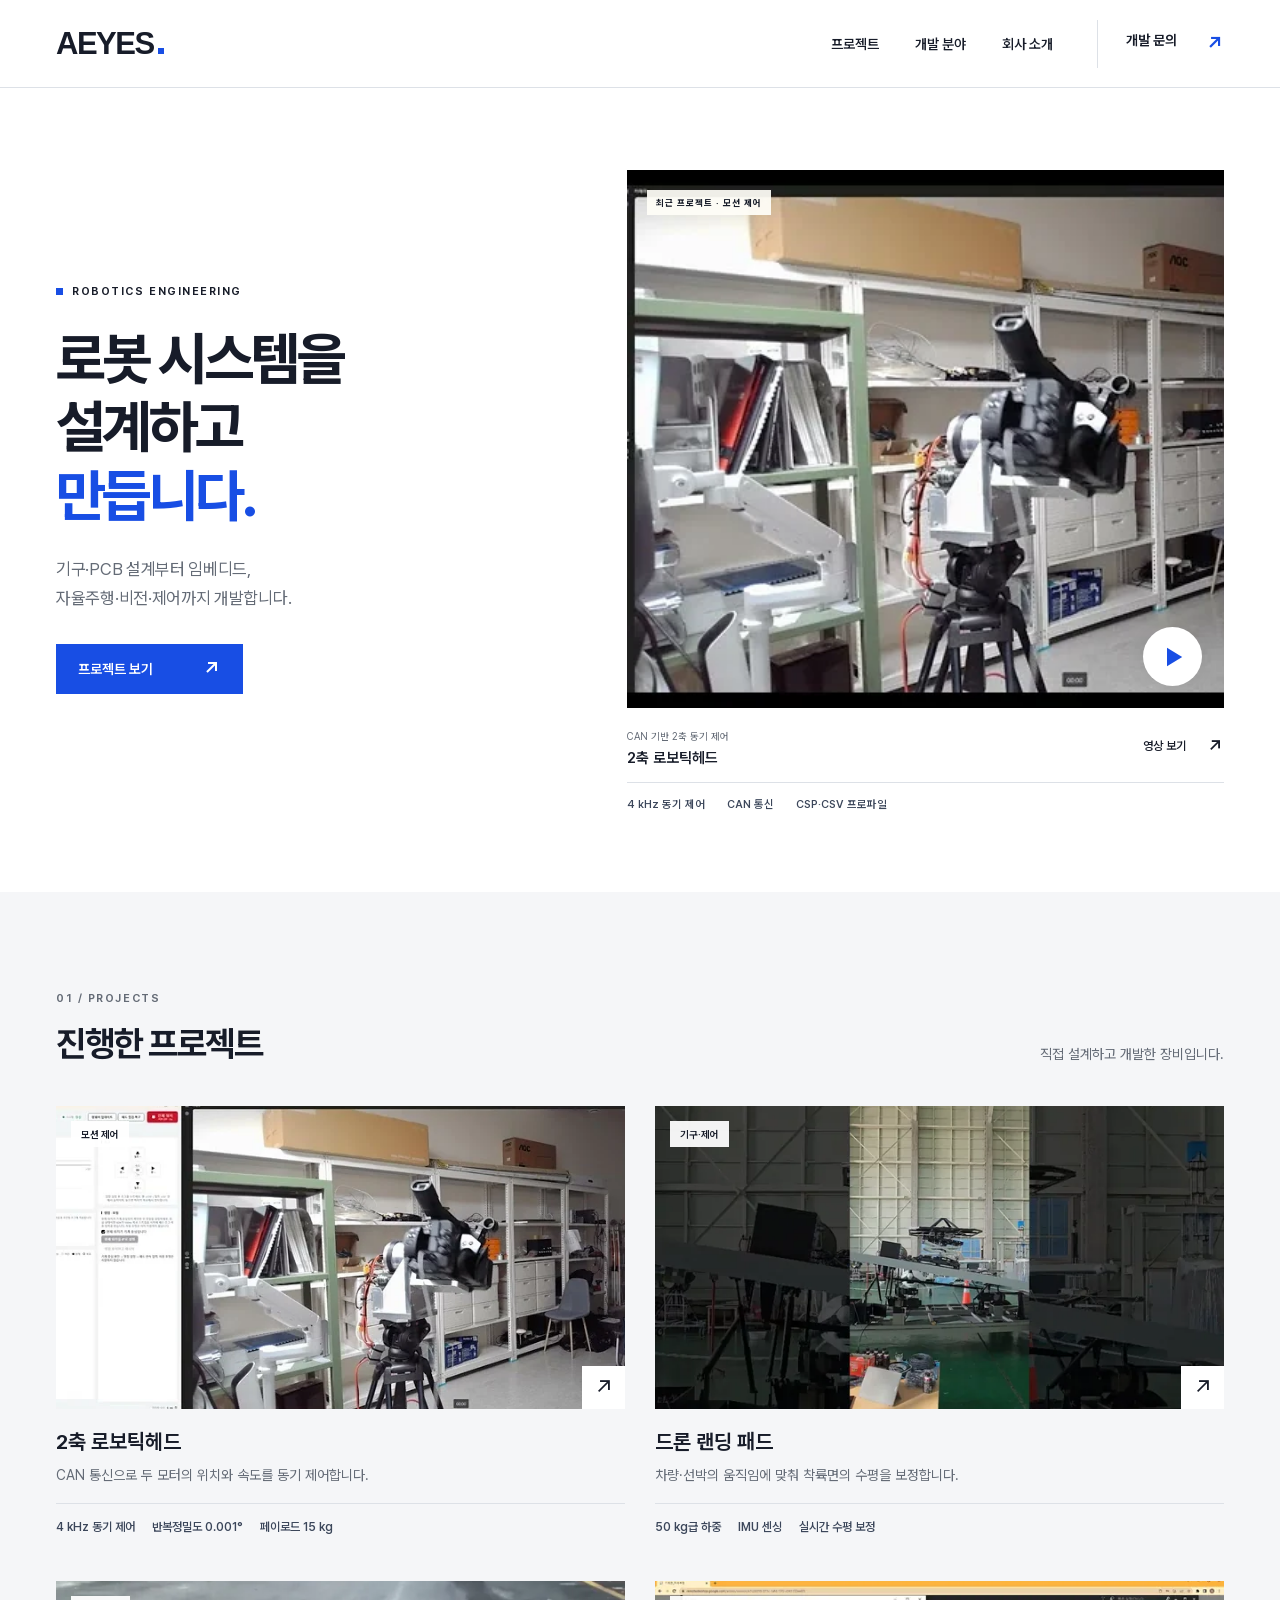
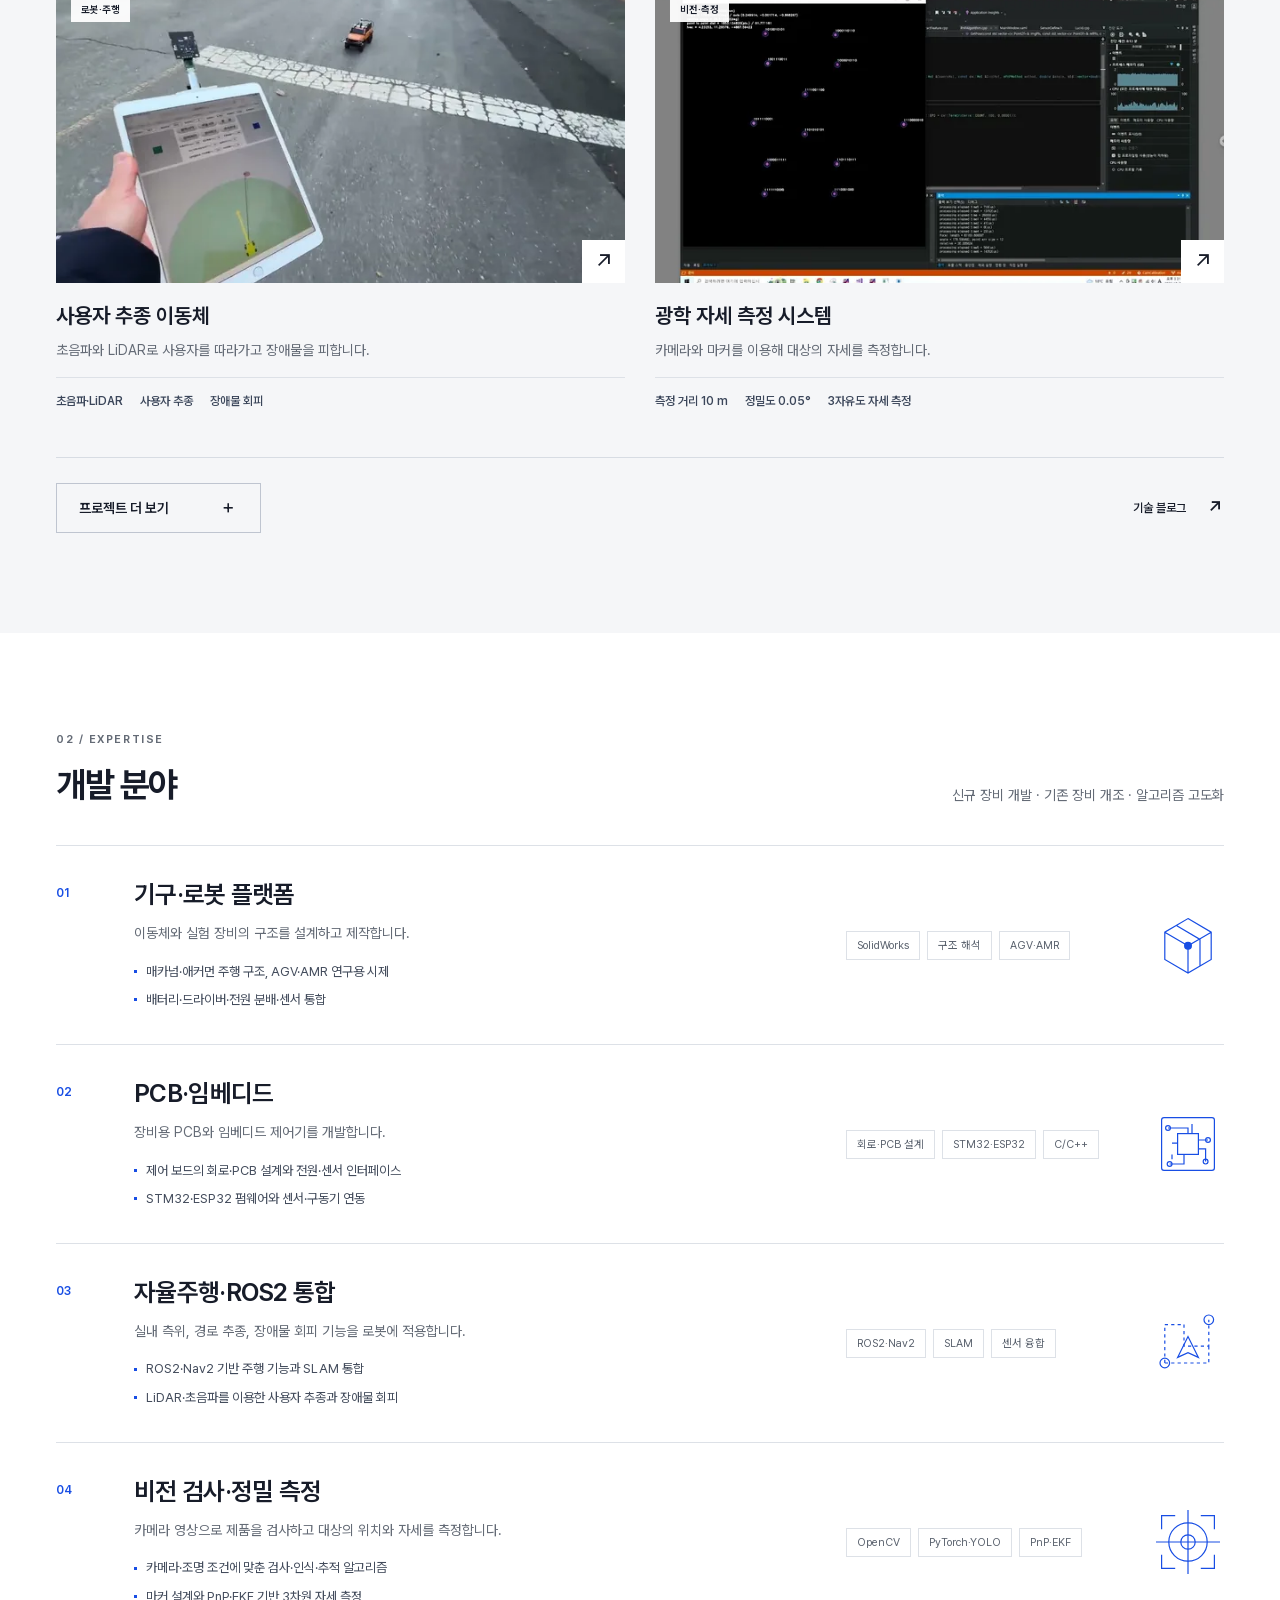
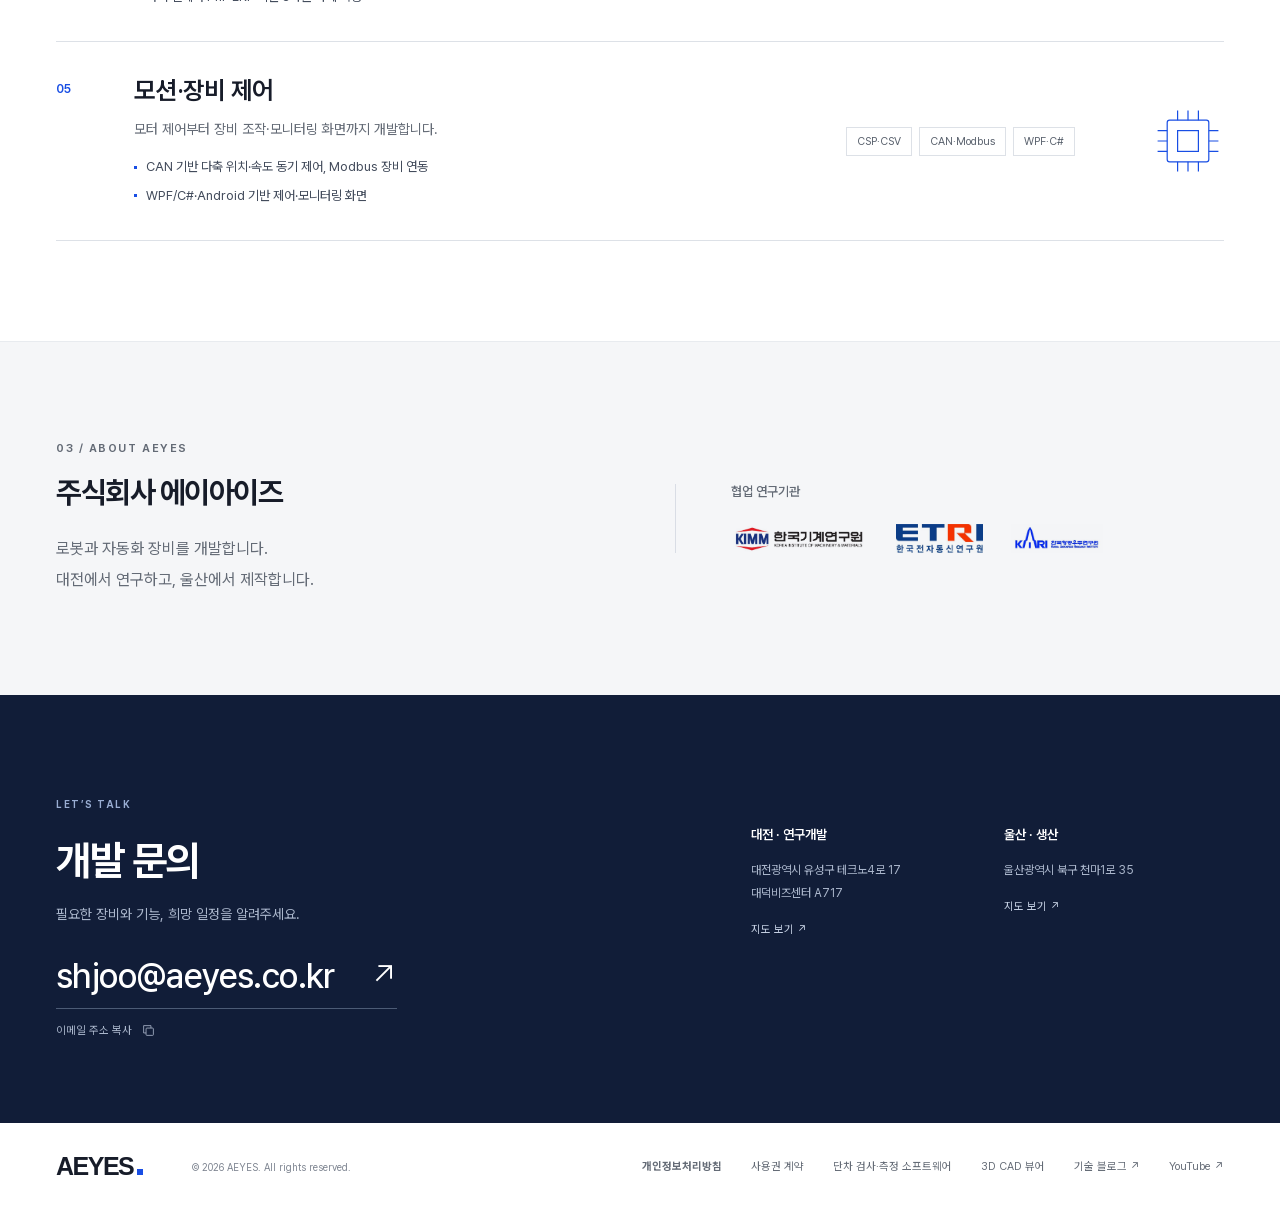
<file: index.html>
<!doctype html>
<html lang="ko">
  <head>
    <meta name="naver-site-verification" content="4853e252a194cc9a7e1ae78db80fa63e06075afe" />
    <meta charset="utf-8" />
    <meta name="viewport" content="width=device-width, initial-scale=1" />
    <title>주식회사 에이아이즈 | 로봇 시스템 설계·개발</title>
    <meta
      name="description"
      content="에이아이즈는 로봇과 자동화 장비를 개발합니다. 기구·PCB 설계, 임베디드, 자율주행, 비전·제어 소프트웨어 개발."
    />
    <meta
      name="keywords"
      content="에이아이즈, AEYES, 로봇 시스템 설계, 자율주행, 비전 검사, 제어 소프트웨어, ROS2, AGV, AMR, 모션 제어, CAN 통신, PCB 설계, 임베디드, 펌웨어"
    />
    <meta name="theme-color" content="#184ee4" />
    <link rel="canonical" href="https://www.aeyes.co.kr/" />
    <link rel="icon" href="assets/images/logo.png" type="image/png" />
    <meta
      property="og:title"
      content="주식회사 에이아이즈 | 로봇 시스템 설계·개발"
    />
    <meta
      property="og:description"
      content="기구·PCB 설계부터 임베디드, 자율주행, 비전·제어까지 개발합니다."
    />
    <meta
      property="og:image"
      content="https://www.aeyes.co.kr/assets/images/opengraph.jpg"
    />
    <meta property="og:image:width" content="1200" />
    <meta property="og:image:height" content="630" />
    <meta property="og:url" content="https://www.aeyes.co.kr/" />
    <meta property="og:type" content="website" />
    <meta property="og:locale" content="ko_KR" />
    <meta name="twitter:card" content="summary_large_image" />
    <meta
      name="twitter:title"
      content="주식회사 에이아이즈 | 로봇 시스템 설계·개발"
    />
    <meta
      name="twitter:description"
      content="기구·PCB 설계부터 임베디드, 자율주행, 비전·제어까지 개발합니다."
    />
    <meta
      name="twitter:image"
      content="https://www.aeyes.co.kr/assets/images/opengraph.jpg"
    />
    <script type="application/ld+json">
      {
        "@context": "https://schema.org",
        "@type": "Organization",
        "name": "주식회사 에이아이즈",
        "alternateName": "AEYES Robotics",
        "url": "https://www.aeyes.co.kr/",
        "logo": "https://www.aeyes.co.kr/assets/images/logo.png",
        "email": "shjoo@aeyes.co.kr",
        "description": "로봇과 자동화 장비를 개발합니다. 기구·PCB 설계부터 임베디드, 자율주행, 비전·제어까지 개발합니다.",
        "address": [
          {
            "@type": "PostalAddress",
            "addressLocality": "대전광역시 유성구",
            "streetAddress": "테크노4로 17, 대덕비즈센터 A717",
            "addressCountry": "KR"
          },
          {
            "@type": "PostalAddress",
            "addressLocality": "울산광역시 북구",
            "streetAddress": "천마1로 35",
            "addressCountry": "KR"
          }
        ],
        "sameAs": [
          "https://blog.naver.com/aeyes_dev",
          "https://www.youtube.com/@%EC%A3%BC%EC%8B%9D%ED%9A%8C%EC%82%AC%EC%97%90%EC%9D%B4%EC%95%84%EC%9D%B4%EC%A6%88"
        ]
      }
    </script>
    <script>
      (function (w, d, s, l, i) {
        w[l] = w[l] || [];
        w[l].push({ "gtm.start": new Date().getTime(), event: "gtm.js" });
        var f = d.getElementsByTagName(s)[0],
          j = d.createElement(s),
          dl = l != "dataLayer" ? "&l=" + l : "";
        j.async = true;
        j.src = "https://www.googletagmanager.com/gtm.js?id=" + i + dl;
        f.parentNode.insertBefore(j, f);
      })(window, document, "script", "dataLayer", "GTM-MKTG3BWX");
    </script>
    <script
      async
      src="https://www.googletagmanager.com/gtag/js?id=G-EREWEP1B84"
    ></script>
    <script>
      window.dataLayer = window.dataLayer || [];
      function gtag() {
        dataLayer.push(arguments);
      }
      gtag("js", new Date());
      gtag("config", "G-EREWEP1B84");
    </script>
    <link
      rel="preload"
      href="assets/fonts/PretendardVariable.woff2"
      as="font"
      type="font/woff2"
      crossorigin
    />
    <link rel="stylesheet" href="assets/css/home.css" />
    <script src="assets/js/home.js" defer></script>
  </head>
  <body>
    <noscript
      ><iframe
        src="https://www.googletagmanager.com/ns.html?id=GTM-MKTG3BWX"
        height="0"
        width="0"
        style="display: none; visibility: hidden"
      ></iframe
    ></noscript>
    <a class="skip-link" href="#main">본문으로 이동</a>
    <header class="header">
      <div class="shell header-inner">
        <a class="brand" href="#" aria-label="AEYES 처음으로"
          >AEYES<span class="brand-dot"></span
        ></a>
        <nav class="desktop-nav" aria-label="주 메뉴">
          <a href="#projects">프로젝트</a>
          <a href="#services">개발 분야</a>
          <a href="#about">회사 소개</a>
        </nav>
        <a class="header-contact" href="#contact"
          >개발 문의 <span aria-hidden="true">↗</span></a
        >
        <button
          class="menu-button"
          aria-controls="mobile-nav"
          aria-expanded="false"
          aria-label="메뉴 열기"
        >
          <span></span><span></span>
        </button>
      </div>
      <nav id="mobile-nav" class="mobile-nav" aria-label="모바일 메뉴" hidden>
        <a href="#projects">프로젝트</a><a href="#services">개발 분야</a
        ><a href="#about">회사 소개</a><a href="#contact">개발 문의 ↗</a>
      </nav>
    </header>

    <main id="main">
      <section class="hero shell" aria-labelledby="hero-title">
        <div class="hero-copy">
          <p class="eyebrow">
            <span class="square"></span> ROBOTICS ENGINEERING
          </p>
          <h1 id="hero-title">
            로봇 시스템을<br />설계하고 <br /><span>만듭니다.</span>
          </h1>
          <p class="hero-description">
            기구·PCB 설계부터 임베디드,<br />자율주행·비전·제어까지 개발합니다.
          </p>
          <a class="button button-primary" href="#projects"
            >프로젝트 보기 <span aria-hidden="true">↗</span></a
          >
        </div>
        <div class="hero-feature">
          <div class="hero-photo motion-photo">
            <img
              src="assets/images/project-motion-head.jpg"
              srcset="assets/images/project-motion-head-1280.webp"
              alt="CAN 동기 제어를 시험 중인 2축 로보틱헤드"
              width="1280"
              height="720"
              fetchpriority="high"
            />
            <span class="photo-label">최근 프로젝트 · 모션 제어</span>
            <button
              class="play-button"
              data-project="motion"
              aria-label="2축 로보틱헤드 영상 보기"
            >
              <svg
                width="19"
                height="22"
                viewBox="0 0 19 22"
                aria-hidden="true"
              >
                <path d="M2 1.8 17.2 11 2 20.2Z" fill="currentColor" />
              </svg>
            </button>
          </div>
          <div class="hero-caption">
            <div>
              <span class="caption-label">CAN 기반 2축 동기 제어</span>
              <p>2축 로보틱헤드</p>
            </div>
            <button class="text-link" data-project="motion">
              영상 보기 <span aria-hidden="true">↗</span>
            </button>
          </div>
          <ul class="hero-facts" aria-label="대표 프로젝트 주요 사양">
            <li>4 kHz 동기 제어</li>
            <li>CAN 통신</li>
            <li>CSP·CSV 프로파일</li>
          </ul>
        </div>
      </section>

      <section
        id="projects"
        class="projects section-pad"
        aria-labelledby="projects-title"
      >
        <div class="shell">
          <div class="section-top">
            <div>
              <p class="eyebrow">01 / PROJECTS</p>
              <h2 id="projects-title">진행한 프로젝트</h2>
            </div>
            <p class="section-note">직접 설계하고 개발한 장비입니다.</p>
          </div>
          <div id="project-grid" class="project-grid">
            <article class="project-card">
              <button
                class="project-image motion-image"
                data-project="motion"
                aria-label="2축 로보틱헤드 영상 보기"
              >
                <img
                  src="assets/images/project-motion-head.jpg"
                  srcset="assets/images/project-motion-head-1280.webp"
                  alt="2축 로보틱헤드와 CAN 모터 동기 제어 화면"
                  width="1280"
                  height="720"
                  loading="lazy"
                /><span class="card-type">모션 제어</span
                ><span class="image-arrow" aria-hidden="true">↗</span>
              </button>
              <div class="project-text">
                <h3>
                  <button data-project="motion">2축 로보틱헤드</button>
                </h3>
                <p>CAN 통신으로 두 모터의 위치와 속도를 동기 제어합니다.</p>
                <ul class="project-facts" aria-label="사례 주요 사양">
                  <li>4 kHz 동기 제어</li>
                  <li>반복정밀도 0.001°</li>
                  <li>페이로드 15 kg</li>
                </ul>
              </div>
            </article>
            <article class="project-card">
              <button
                class="project-image"
                data-project="landing"
                aria-label="드론 랜딩 패드 영상 보기"
              >
                <img
                  src="assets/images/project-landing-pad.jpg"
                  srcset="
                    assets/images/project-landing-pad-480.webp   480w,
                    assets/images/project-landing-pad-640.webp   640w,
                    assets/images/project-landing-pad-800.webp   800w,
                    assets/images/project-landing-pad-1024.webp 1024w,
                    assets/images/project-landing-pad-1280.webp 1280w
                  "
                  sizes="
                    (max-width: 760px) calc(104vw - 41px),
                    (max-width: 1400px) 44.5vw,
                    625px
                  "
                  alt="수평 보정 장치 위 드론 랜딩 패드"
                  width="1280"
                  height="720"
                  loading="lazy"
                /><span class="card-type">기구·제어</span
                ><span class="image-arrow" aria-hidden="true">↗</span>
              </button>
              <div class="project-text">
                <h3><button data-project="landing">드론 랜딩 패드</button></h3>
                <p>차량·선박의 움직임에 맞춰 착륙면의 수평을 보정합니다.</p>
                <ul class="project-facts" aria-label="사례 주요 사양">
                  <li>50 kg급 하중</li>
                  <li>IMU 센싱</li>
                  <li>실시간 수평 보정</li>
                </ul>
              </div>
            </article>
            <article class="project-card">
              <button
                class="project-image"
                data-project="follow"
                aria-label="사용자 추종 이동체 영상 보기"
              >
                <img
                  src="assets/images/project-follow-me.jpg"
                  srcset="
                    assets/images/project-follow-me-480.webp   480w,
                    assets/images/project-follow-me-640.webp   640w,
                    assets/images/project-follow-me-800.webp   800w,
                    assets/images/project-follow-me-1024.webp 1024w,
                    assets/images/project-follow-me-1280.webp 1280w
                  "
                  sizes="
                    (max-width: 760px) calc(104vw - 41px),
                    (max-width: 1400px) 44.5vw,
                    625px
                  "
                  alt="야외에서 사용자 추종 주행을 시험하는 이동체"
                  width="1280"
                  height="720"
                  loading="lazy"
                /><span class="card-type">로봇·주행</span
                ><span class="image-arrow" aria-hidden="true">↗</span>
              </button>
              <div class="project-text">
                <h3>
                  <button data-project="follow">사용자 추종 이동체</button>
                </h3>
                <p>초음파와 LiDAR로 사용자를 따라가고 장애물을 피합니다.</p>
                <ul class="project-facts" aria-label="사례 주요 사양">
                  <li>초음파·LiDAR</li>
                  <li>사용자 추종</li>
                  <li>장애물 회피</li>
                </ul>
              </div>
            </article>
            <article class="project-card">
              <button
                class="project-image"
                data-project="measurement"
                aria-label="광학 자세 측정 시스템 영상 보기"
              >
                <img
                  src="assets/images/project-measurement.jpg"
                  srcset="
                    assets/images/project-measurement-480.webp   480w,
                    assets/images/project-measurement-640.webp   640w,
                    assets/images/project-measurement-800.webp   800w,
                    assets/images/project-measurement-1024.webp 1024w,
                    assets/images/project-measurement-1280.webp 1280w
                  "
                  sizes="
                    (max-width: 760px) calc(104vw - 41px),
                    (max-width: 1400px) 44.5vw,
                    625px
                  "
                  alt="카메라로 마커를 인식해 자세를 측정하는 화면"
                  width="1280"
                  height="720"
                  loading="lazy"
                /><span class="card-type">비전·측정</span
                ><span class="image-arrow" aria-hidden="true">↗</span>
              </button>
              <div class="project-text">
                <h3>
                  <button data-project="measurement">
                    광학 자세 측정 시스템
                  </button>
                </h3>
                <p>카메라와 마커를 이용해 대상의 자세를 측정합니다.</p>
                <ul class="project-facts" aria-label="사례 주요 사양">
                  <li>측정 거리 10 m</li>
                  <li>정밀도 0.05°</li>
                  <li>3자유도 자세 측정</li>
                </ul>
              </div>
            </article>
            <article class="project-card extra-project" hidden>
              <button
                class="project-image"
                data-project="navigation"
                aria-label="장애물 회피 알고리즘 비교 영상 보기"
              >
                <img
                  src="assets/images/project-navigation.jpg"
                  srcset="
                    assets/images/project-navigation-480.webp   480w,
                    assets/images/project-navigation-640.webp   640w,
                    assets/images/project-navigation-800.webp   800w,
                    assets/images/project-navigation-1024.webp 1024w,
                    assets/images/project-navigation-1280.webp 1280w
                  "
                  sizes="
                    (max-width: 760px) calc(104vw - 41px),
                    (max-width: 1400px) 44.5vw,
                    625px
                  "
                  alt="ROS2 Nav2 장애물 회피 알고리즘 비교 화면"
                  width="1280"
                  height="720"
                  loading="lazy"
                /><span class="card-type">자율주행</span
                ><span class="image-arrow" aria-hidden="true">↗</span>
              </button>
              <div class="project-text">
                <h3>
                  <button data-project="navigation">
                    장애물 회피 알고리즘 비교
                  </button>
                </h3>
                <p>같은 환경에서 다섯 가지 주행 알고리즘을 비교합니다.</p>
                <ul class="project-facts" aria-label="사례 주요 사양">
                  <li>알고리즘 5종 비교</li>
                  <li>ROS2·Nav2</li>
                  <li>동적 장애물</li>
                </ul>
              </div>
            </article>
            <article class="project-card extra-project" hidden>
              <button
                class="project-image"
                data-project="mecanum"
                aria-label="실내 자율주행 플랫폼 영상 보기"
              >
                <img
                  src="assets/images/project-mecanum.jpg"
                  srcset="
                    assets/images/project-mecanum-480.webp   480w,
                    assets/images/project-mecanum-640.webp   640w,
                    assets/images/project-mecanum-800.webp   800w,
                    assets/images/project-mecanum-1024.webp 1024w,
                    assets/images/project-mecanum-1280.webp 1280w
                  "
                  sizes="
                    (max-width: 760px) calc(104vw - 41px),
                    (max-width: 1400px) 44.5vw,
                    625px
                  "
                  alt="연구실에서 주행 중인 매카넘 휠 로봇"
                  width="1280"
                  height="720"
                  loading="lazy"
                /><span class="card-type">로봇·주행</span
                ><span class="image-arrow" aria-hidden="true">↗</span>
              </button>
              <div class="project-text">
                <h3>
                  <button data-project="mecanum">실내 자율주행 플랫폼</button>
                </h3>
                <p>
                  매카넘 휠 플랫폼에 실내 측위와 자율주행 기능을 통합합니다.
                </p>
                <ul class="project-facts" aria-label="사례 주요 사양">
                  <li>매카넘 휠</li>
                  <li>실내 SLAM</li>
                  <li>장애물 회피</li>
                </ul>
              </div>
            </article>
            <article class="project-card extra-project" hidden>
              <button
                class="project-image"
                data-project="manipulator"
                aria-label="4축 매니퓰레이터 영상 보기"
              >
                <img
                  src="assets/images/project-manipulator.jpg"
                  srcset="
                    assets/images/project-manipulator-480.webp   480w,
                    assets/images/project-manipulator-640.webp   640w,
                    assets/images/project-manipulator-800.webp   800w,
                    assets/images/project-manipulator-1024.webp 1024w,
                    assets/images/project-manipulator-1280.webp 1280w
                  "
                  sizes="
                    (max-width: 760px) calc(104vw - 41px),
                    (max-width: 1400px) 44.5vw,
                    625px
                  "
                  alt="동작을 시험 중인 4축 매니퓰레이터"
                  width="1280"
                  height="720"
                  loading="lazy"
                /><span class="card-type">기구·제어</span
                ><span class="image-arrow" aria-hidden="true">↗</span>
              </button>
              <div class="project-text">
                <h3>
                  <button data-project="manipulator">4축 매니퓰레이터</button>
                </h3>
                <p>반복 하중을 고려한 구조와 정밀 위치 제어를 개발합니다.</p>
                <ul class="project-facts" aria-label="사례 주요 사양">
                  <li>4축 제어</li>
                  <li>반복 하중 고려</li>
                  <li>정밀 위치 제어</li>
                </ul>
              </div>
            </article>
            <article class="project-card extra-project" hidden>
              <button
                class="project-image"
                data-project="odt"
                aria-label="전방향 러닝 플랫폼 영상 보기"
              >
                <img
                  src="assets/images/project-odt.jpg"
                  srcset="
                    assets/images/project-odt-480.webp   480w,
                    assets/images/project-odt-640.webp   640w,
                    assets/images/project-odt-800.webp   800w,
                    assets/images/project-odt-1024.webp 1024w,
                    assets/images/project-odt-1280.webp 1280w
                  "
                  sizes="
                    (max-width: 760px) calc(104vw - 41px),
                    (max-width: 1400px) 44.5vw,
                    625px
                  "
                  alt="전방향 러닝 플랫폼의 보행 시험"
                  width="1280"
                  height="720"
                  loading="lazy"
                /><span class="card-type">기구·제어</span
                ><span class="image-arrow" aria-hidden="true">↗</span>
              </button>
              <div class="project-text">
                <h3><button data-project="odt">전방향 러닝 플랫폼</button></h3>
                <p>보행 방향을 예측해 360도 움직임을 지원합니다.</p>
                <ul class="project-facts" aria-label="사례 주요 사양">
                  <li>360° 보행</li>
                  <li>모션 예측</li>
                  <li>다축 서보 제어</li>
                </ul>
              </div>
            </article>
          </div>
          <div class="more-row">
            <button
              id="more-projects"
              class="button button-outline"
              aria-expanded="false"
              aria-controls="project-grid"
            >
              <span>프로젝트 더 보기</span
              ><span class="more-icon" aria-hidden="true">＋</span></button
            ><a
              class="text-link"
              href="https://blog.naver.com/aeyes_dev"
              target="_blank"
              rel="noopener noreferrer"
              >기술 블로그 <span aria-hidden="true">↗</span></a
            >
          </div>
        </div>
      </section>

      <section
        id="services"
        class="expertise section-pad shell"
        aria-labelledby="expertise-title"
      >
        <div class="section-top">
          <div>
            <p class="eyebrow">02 / EXPERTISE</p>
            <h2 id="expertise-title">개발 분야</h2>
          </div>
          <p class="section-note">
            신규 장비 개발 · 기존 장비 개조 · 알고리즘 고도화
          </p>
        </div>
        <div class="expertise-list">
          <article class="expertise-item">
            <span class="item-number">01</span>
            <div class="expertise-copy">
              <h3>기구·로봇 플랫폼</h3>
              <p>이동체와 실험 장비의 구조를 설계하고 제작합니다.</p>
              <ul class="scope-list" aria-label="개발 범위">
                <li>매카넘·애커먼 주행 구조, AGV·AMR 연구용 시제</li>
                <li>배터리·드라이버·전원 분배·센서 통합</li>
              </ul>
            </div>
            <ul class="skill-tags" aria-label="관련 기술">
              <li>SolidWorks</li>
              <li>구조 해석</li>
              <li>AGV·AMR</li>
            </ul>
            <svg
              class="expertise-icon"
              viewBox="0 0 90 90"
              fill="none"
              stroke="currentColor"
              stroke-width="1.5"
              aria-hidden="true"
            >
              <path
                d="m45 12 29 17v34L45 80 16 63V29L45 12Z M16 29l29 17 29-17M45 46v34M31 21l29 17v34"
              />
              <circle cx="45" cy="46" r="5" fill="currentColor" stroke="none" />
            </svg>
          </article>
          <article class="expertise-item">
            <span class="item-number">02</span>
            <div class="expertise-copy">
              <h3>PCB·임베디드</h3>
              <p>장비용 PCB와 임베디드 제어기를 개발합니다.</p>
              <ul class="scope-list" aria-label="개발 범위">
                <li>제어 보드의 회로·PCB 설계와 전원·센서 인터페이스</li>
                <li>STM32·ESP32 펌웨어와 센서·구동기 연동</li>
              </ul>
            </div>
            <ul class="skill-tags" aria-label="관련 기술">
              <li>회로·PCB 설계</li>
              <li>STM32·ESP32</li>
              <li>C/C++</li>
            </ul>
            <svg
              class="expertise-icon"
              viewBox="0 0 90 90"
              fill="none"
              stroke="currentColor"
              stroke-width="1.5"
              aria-hidden="true"
            >
              <rect x="12" y="12" width="66" height="66" rx="3" />
              <rect x="32" y="32" width="26" height="26" />
              <path
                d="M20 25h25v7M58 40h12M40 58v12H22M58 51h9v16M25 44h7M50 20v12M25 58v6"
              />
              <circle cx="20" cy="25" r="3" />
              <circle cx="70" cy="40" r="3" />
              <circle cx="22" cy="70" r="3" />
              <circle cx="67" cy="67" r="3" />
            </svg>
          </article>
          <article class="expertise-item">
            <span class="item-number">03</span>
            <div class="expertise-copy">
              <h3>자율주행·ROS2 통합</h3>
              <p>실내 측위, 경로 추종, 장애물 회피 기능을 로봇에 적용합니다.</p>
              <ul class="scope-list" aria-label="개발 범위">
                <li>ROS2·Nav2 기반 주행 기능과 SLAM 통합</li>
                <li>LiDAR·초음파를 이용한 사용자 추종과 장애물 회피</li>
              </ul>
            </div>
            <ul class="skill-tags" aria-label="관련 기술">
              <li>ROS2·Nav2</li>
              <li>SLAM</li>
              <li>센서 융합</li>
            </ul>
            <svg
              class="expertise-icon"
              viewBox="0 0 90 90"
              fill="none"
              stroke="currentColor"
              stroke-width="1.5"
              aria-hidden="true"
            >
              <path
                d="M16 70V22h24v27h31V16M16 70h55V49"
                stroke-dasharray="4 4"
              />
              <circle cx="16" cy="70" r="6" />
              <circle cx="71" cy="16" r="6" />
              <path d="m32 63 13-26 13 26-13-6-13 6Z" />
            </svg>
          </article>
          <article class="expertise-item">
            <span class="item-number">04</span>
            <div class="expertise-copy">
              <h3>비전 검사·정밀 측정</h3>
              <p>
                카메라 영상으로 제품을 검사하고 대상의 위치와 자세를 측정합니다.
              </p>
              <ul class="scope-list" aria-label="개발 범위">
                <li>카메라·조명 조건에 맞춘 검사·인식·추적 알고리즘</li>
                <li>마커 설계와 PnP·EKF 기반 3차원 자세 측정</li>
              </ul>
            </div>
            <ul class="skill-tags" aria-label="관련 기술">
              <li>OpenCV</li>
              <li>PyTorch·YOLO</li>
              <li>PnP·EKF</li>
            </ul>
            <svg
              class="expertise-icon"
              viewBox="0 0 90 90"
              fill="none"
              stroke="currentColor"
              stroke-width="1.5"
              aria-hidden="true"
            >
              <path
                d="M12 29V12h17M61 12h17v17M78 61v17H61M29 78H12V61M5 45h80M45 5v80"
              />
              <circle cx="45" cy="45" r="24" />
              <circle cx="45" cy="45" r="9" />
            </svg>
          </article>
          <article class="expertise-item">
            <span class="item-number">05</span>
            <div class="expertise-copy">
              <h3>모션·장비 제어</h3>
              <p>모터 제어부터 장비 조작·모니터링 화면까지 개발합니다.</p>
              <ul class="scope-list" aria-label="개발 범위">
                <li>CAN 기반 다축 위치·속도 동기 제어, Modbus 장비 연동</li>
                <li>WPF/C#·Android 기반 제어·모니터링 화면</li>
              </ul>
            </div>
            <ul class="skill-tags" aria-label="관련 기술">
              <li>CSP·CSV</li>
              <li>CAN·Modbus</li>
              <li>WPF·C#</li>
            </ul>
            <svg
              class="expertise-icon"
              viewBox="0 0 90 90"
              fill="none"
              stroke="currentColor"
              stroke-width="1.5"
              aria-hidden="true"
            >
              <rect x="19" y="19" width="52" height="52" rx="3" />
              <rect x="32" y="32" width="26" height="26" />
              <path
                d="M32 7v12M45 7v12M58 7v12M32 71v12M45 71v12M58 71v12M7 32h12M7 45h12M7 58h12M71 32h12M71 45h12M71 58h12"
              />
            </svg>
          </article>
        </div>
      </section>

      <section
        id="about"
        class="company section-pad"
        aria-labelledby="company-title"
      >
        <div class="shell company-grid">
          <div>
            <p class="eyebrow">03 / ABOUT AEYES</p>
            <h2 id="company-title">주식회사 에이아이즈</h2>
            <p class="company-description">
              로봇과 자동화 장비를 개발합니다.<br />대전에서 연구하고, 울산에서
              제작합니다.
            </p>
          </div>
          <div class="partners">
            <h3>협업 연구기관</h3>
            <div class="partner-logos">
              <img
                src="assets/images/logo-kimm.jpg"
                alt="한국기계연구원 KIMM"
                width="791"
                height="150"
                loading="lazy"
              /><img
                src="assets/images/logo-etri.jpg"
                alt="한국전자통신연구원 ETRI"
                width="442"
                height="148"
                loading="lazy"
              /><img
                src="assets/images/logo-kari.jpg"
                alt="한국항공우주연구원 KARI"
                width="476"
                height="150"
                loading="lazy"
              />
            </div>
          </div>
        </div>
      </section>

      <section
        id="contact"
        class="contact section-pad"
        aria-labelledby="contact-title"
      >
        <div class="shell contact-grid">
          <div>
            <p class="eyebrow">LET’S TALK</p>
            <h2 id="contact-title">개발 문의</h2>
            <p>필요한 장비와 기능, 희망 일정을 알려주세요.</p>
            <a class="email-link" href="mailto:shjoo@aeyes.co.kr"
              >shjoo@aeyes.co.kr <span aria-hidden="true">↗</span></a
            ><button class="copy-email" id="copy-email">
              이메일 주소 복사
              <svg
                width="13"
                height="13"
                viewBox="0 0 16 16"
                fill="none"
                stroke="currentColor"
                aria-hidden="true"
              >
                <rect x="5" y="5" width="9" height="9" rx="1" />
                <path d="M11 5V2H2v9h3" />
              </svg></button
            ><span id="copy-status" class="copy-status" role="status"></span>
          </div>
          <div class="locations">
            <div>
              <h3>대전 · 연구개발</h3>
              <address>
                대전광역시 유성구 테크노4로 17<br />대덕비즈센터 A717
              </address>
              <a
                href="https://maps.google.com/?q=대전광역시+유성구+테크노4로+17"
                target="_blank"
                rel="noopener noreferrer"
                >지도 보기 ↗</a
              >
            </div>
            <div>
              <h3>울산 · 생산</h3>
              <address>울산광역시 북구 천마1로 35</address>
              <a
                href="https://maps.google.com/?q=울산광역시+북구+천마1로+35"
                target="_blank"
                rel="noopener noreferrer"
                >지도 보기 ↗</a
              >
            </div>
          </div>
        </div>
      </section>
    </main>
    <footer class="footer">
      <div class="shell footer-inner">
        <a class="brand" href="#" aria-label="AEYES 처음으로"
          >AEYES<span class="brand-dot"></span></a
        ><span>© <span id="year">2026</span> AEYES. All rights reserved.</span
        ><a class="footer-privacy" href="/privacy/">개인정보처리방침</a
        ><a href="/eula/">사용권 계약</a
        ><a href="/products/step-height-measurement/">단차 검사·측정 소프트웨어</a
        ><a href="/products/3d-viewer/">3D CAD 뷰어</a
        ><a
          href="https://blog.naver.com/aeyes_dev"
          target="_blank"
          rel="noopener noreferrer"
          >기술 블로그 ↗</a
        ><a
          href="https://www.youtube.com/@%EC%A3%BC%EC%8B%9D%ED%9A%8C%EC%82%AC%EC%97%90%EC%9D%B4%EC%95%84%EC%9D%B4%EC%A6%88"
          target="_blank"
          rel="noopener noreferrer"
          >YouTube ↗</a
        >
      </div>
    </footer>

    <dialog id="project-dialog" aria-labelledby="dialog-title">
      <div class="dialog-top">
        <span class="eyebrow">AEYES PROJECT</span
        ><button id="close-dialog" aria-label="프로젝트 영상 닫기">✕</button>
      </div>
      <h2 id="dialog-title"></h2>
      <p id="dialog-description"></p>
      <div id="video-container" class="video-container"></div>
      <div class="dialog-bottom">
        <span id="dialog-spec"></span>
        <div class="dialog-links">
          <a
            id="technical-link"
            target="_blank"
            rel="noopener noreferrer"
            hidden
            >기술 글 보기 ↗</a
          ><a id="youtube-link" target="_blank" rel="noopener noreferrer"
            >YouTube에서 보기 ↗</a
          >
        </div>
      </div>
    </dialog>
  </body>
</html>
</file>
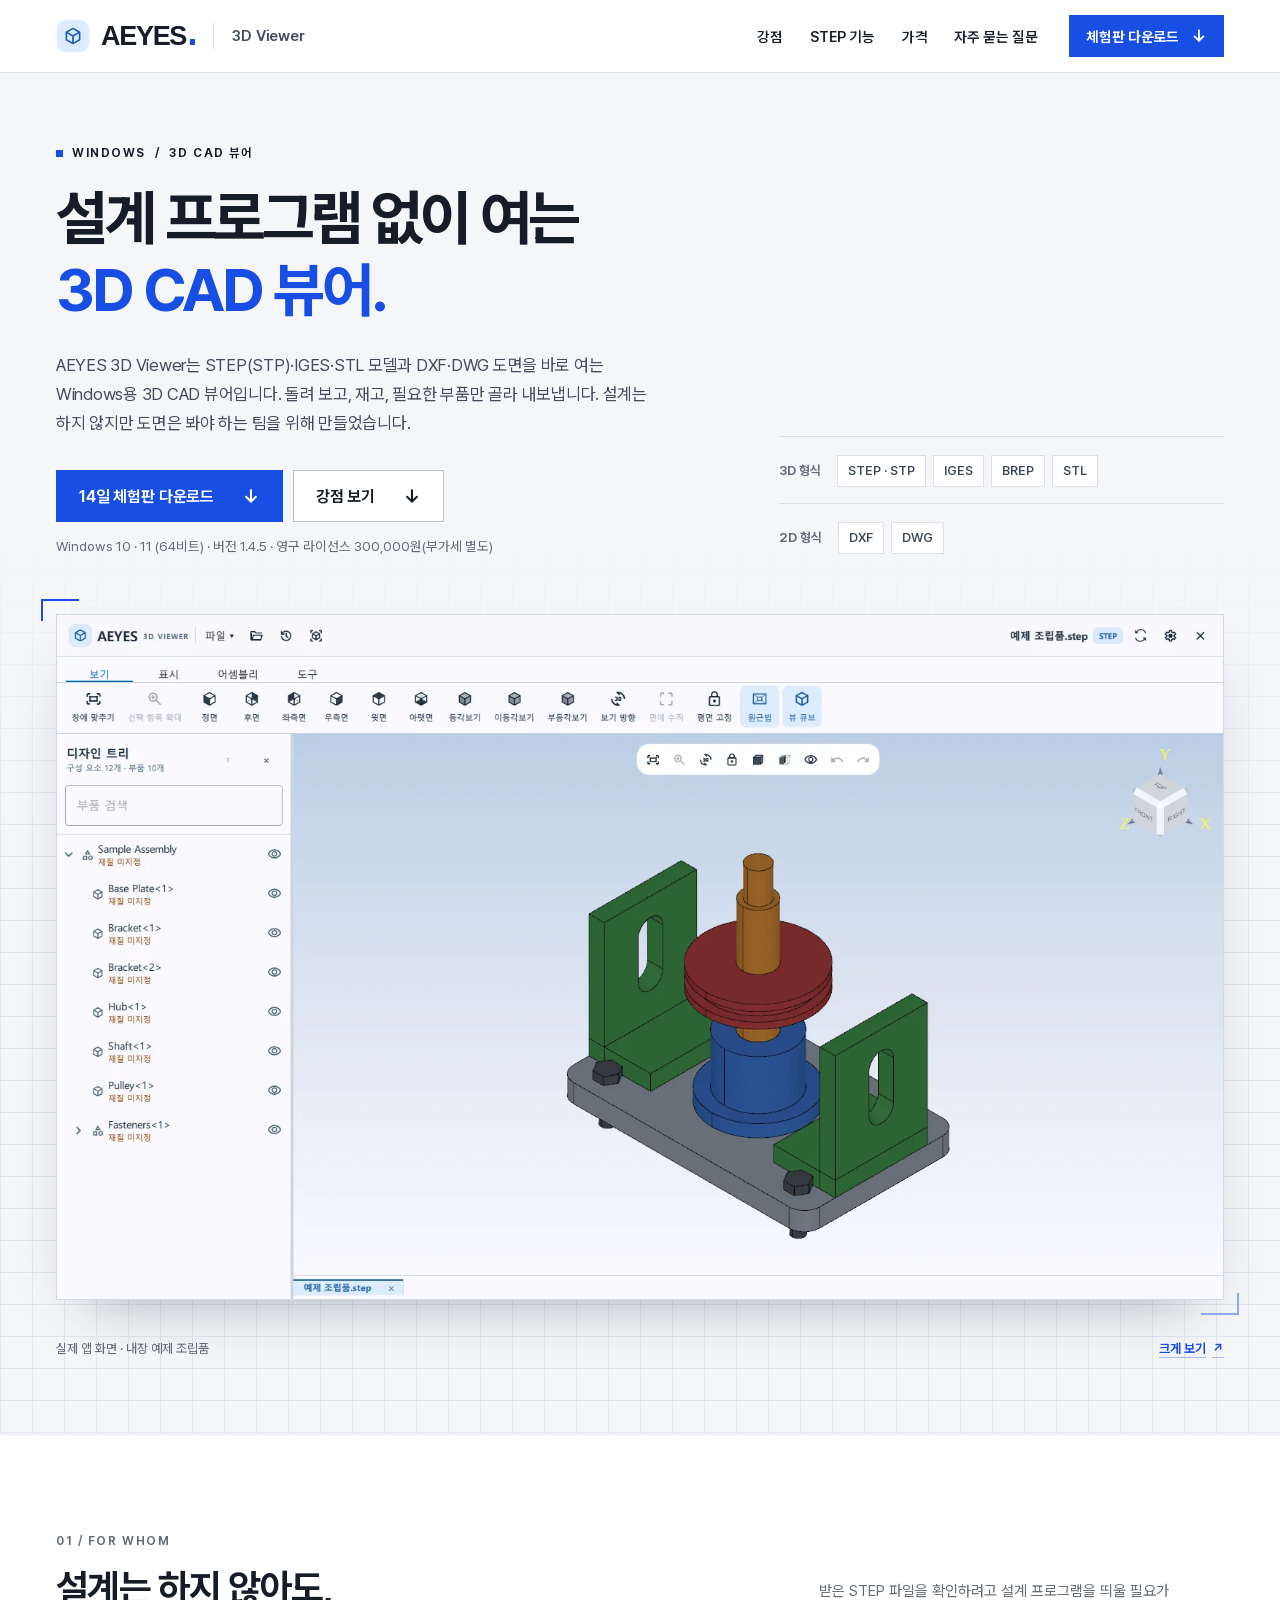
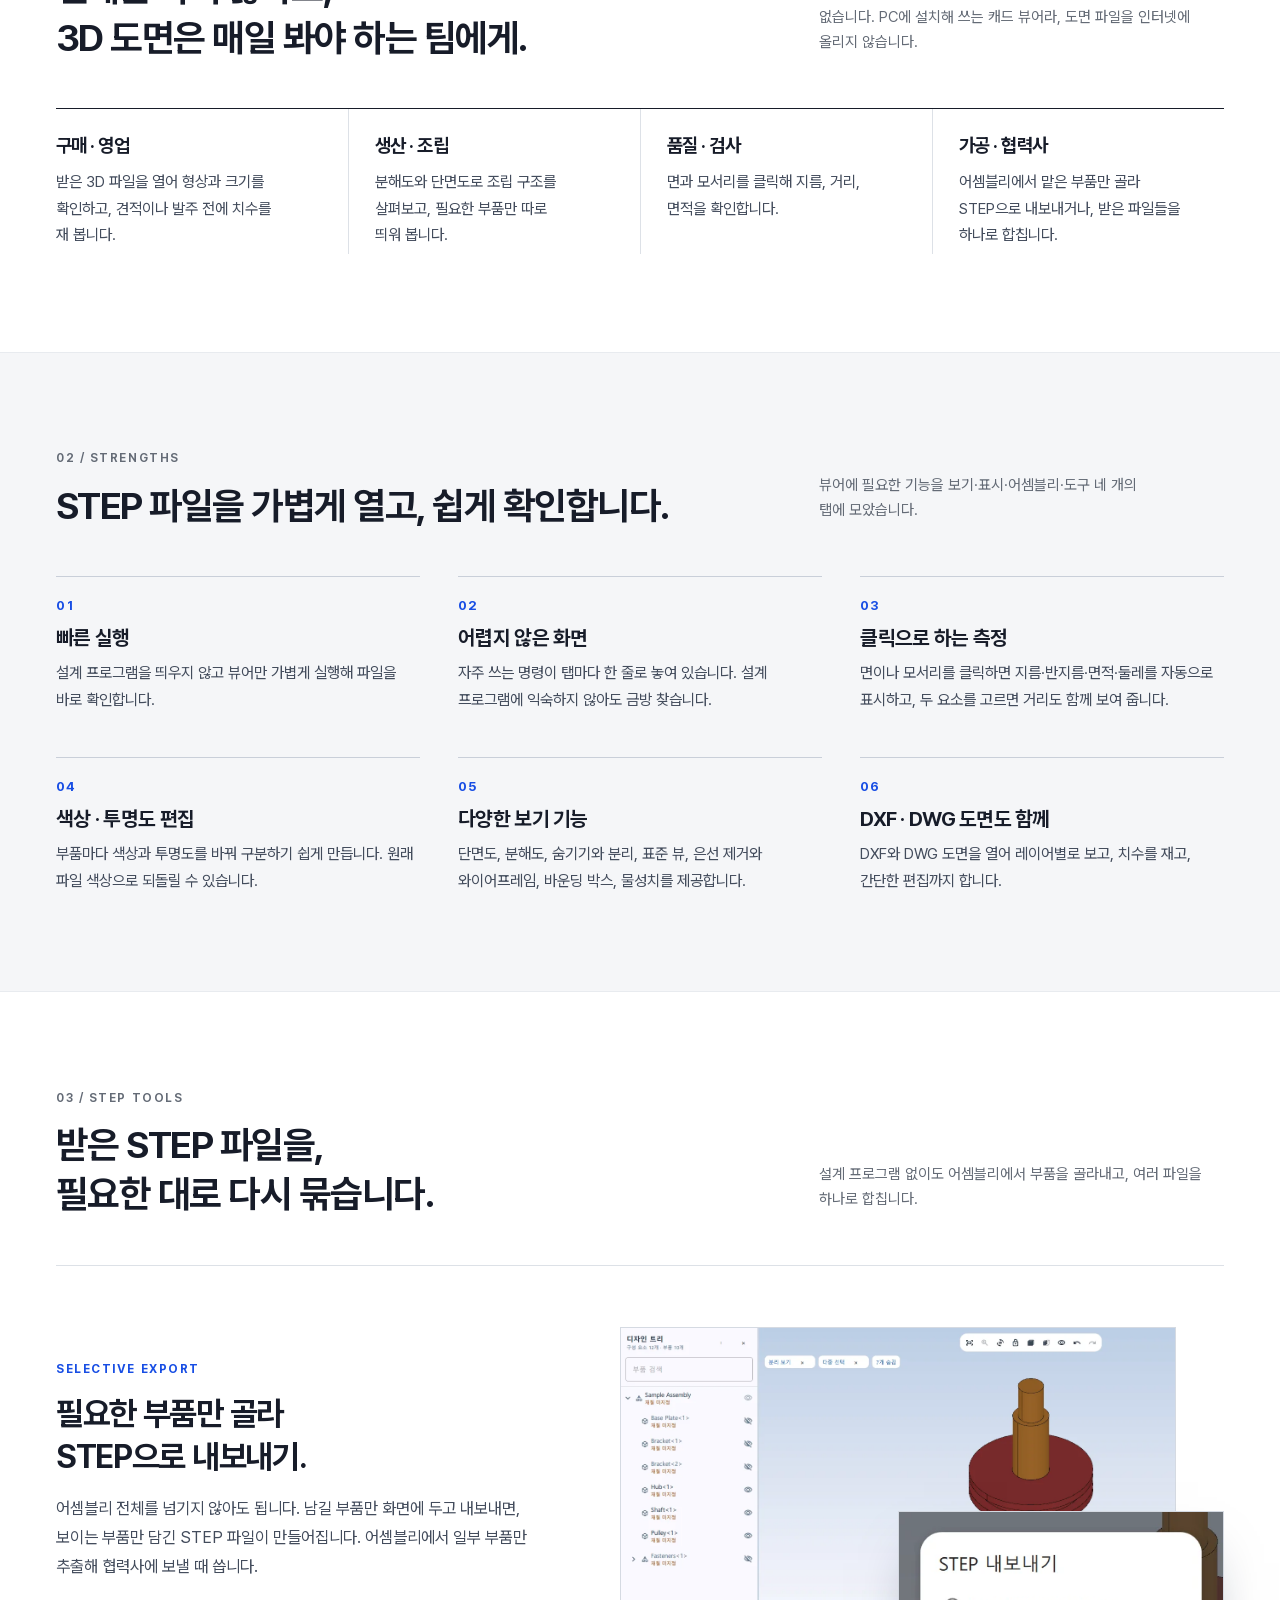
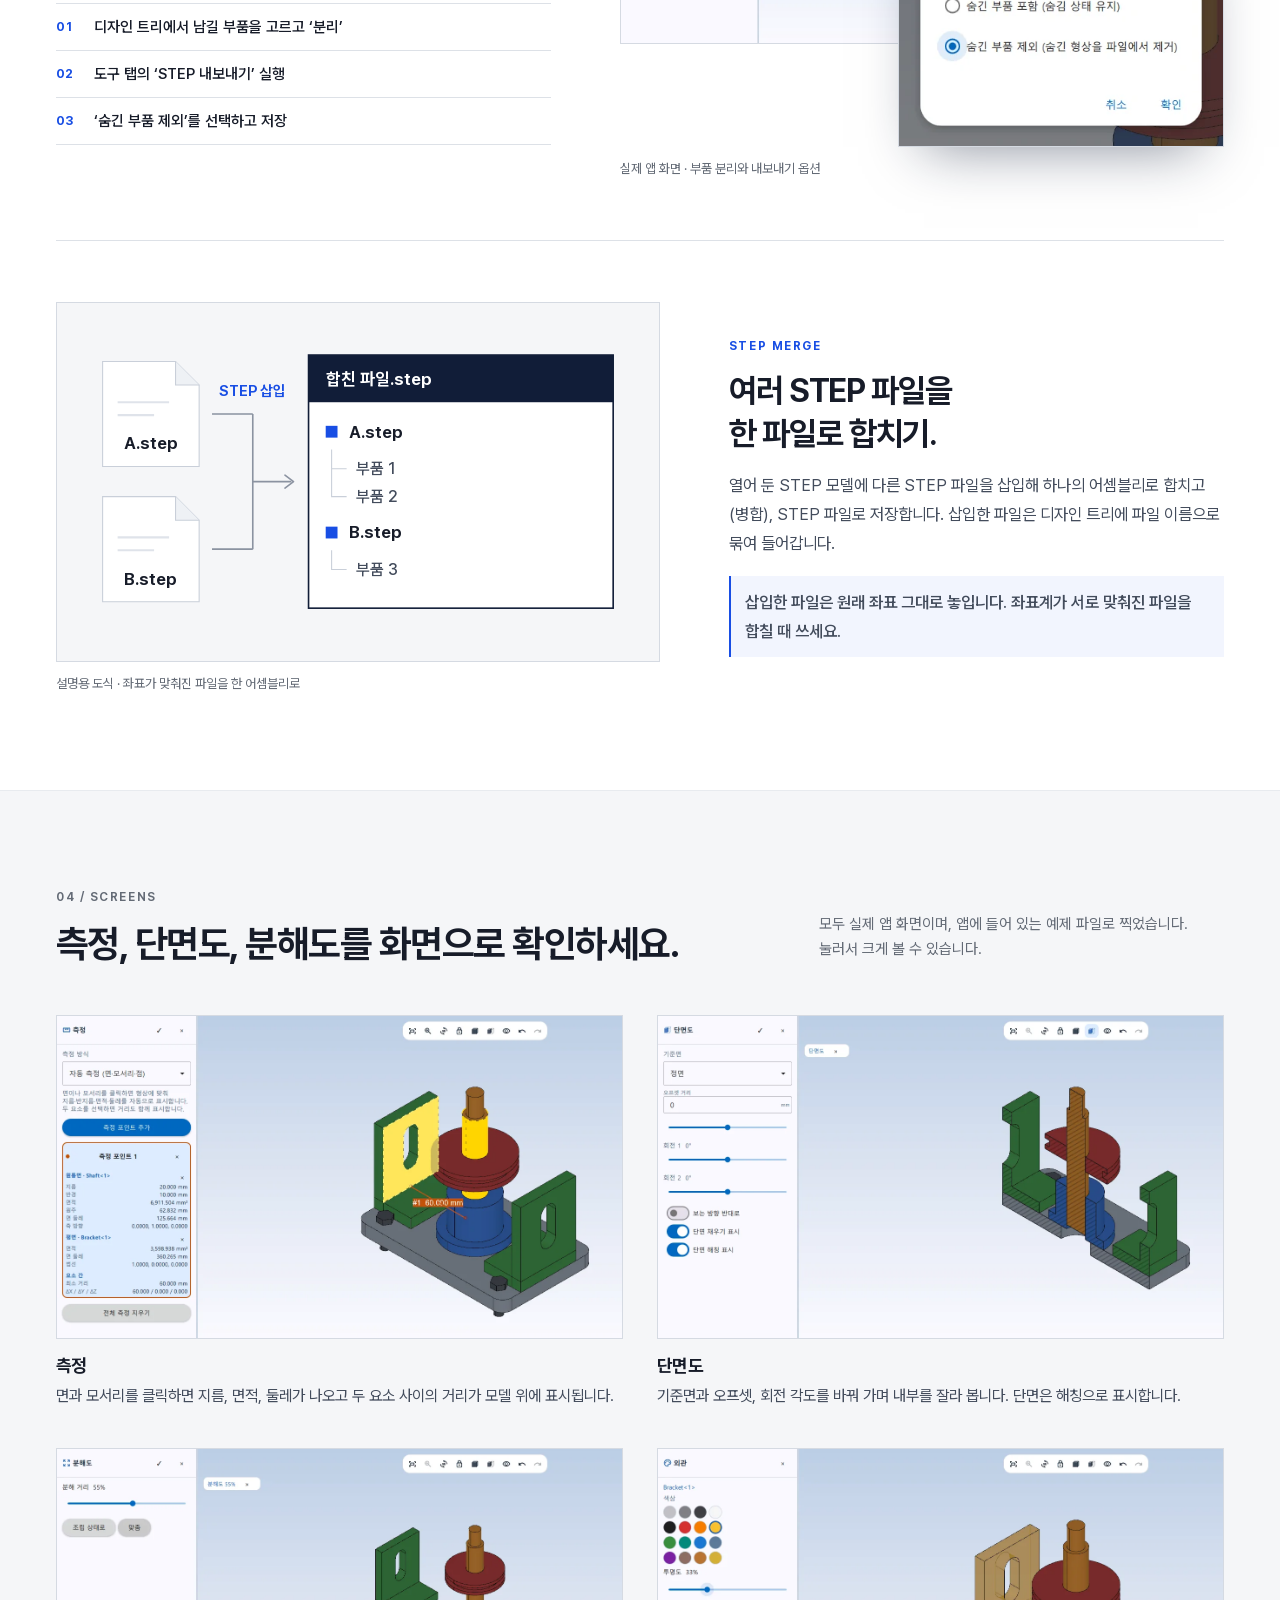
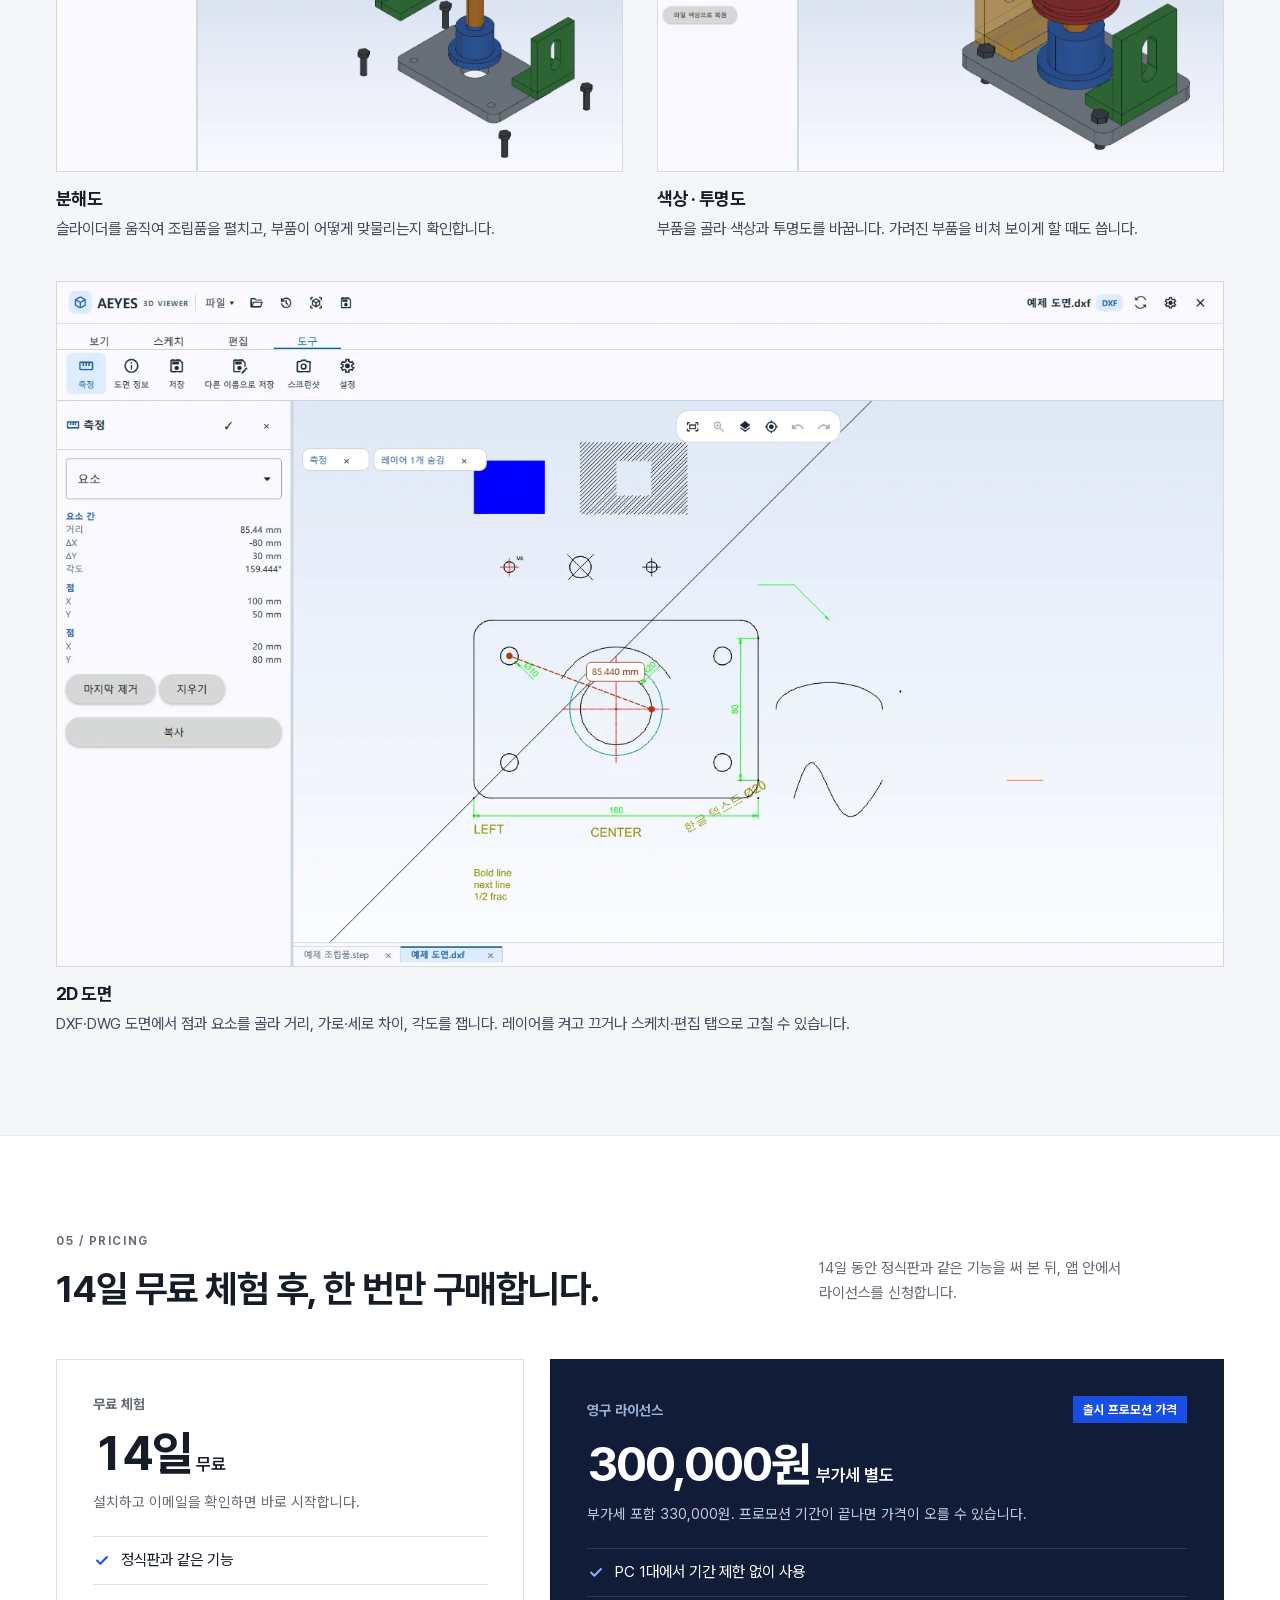
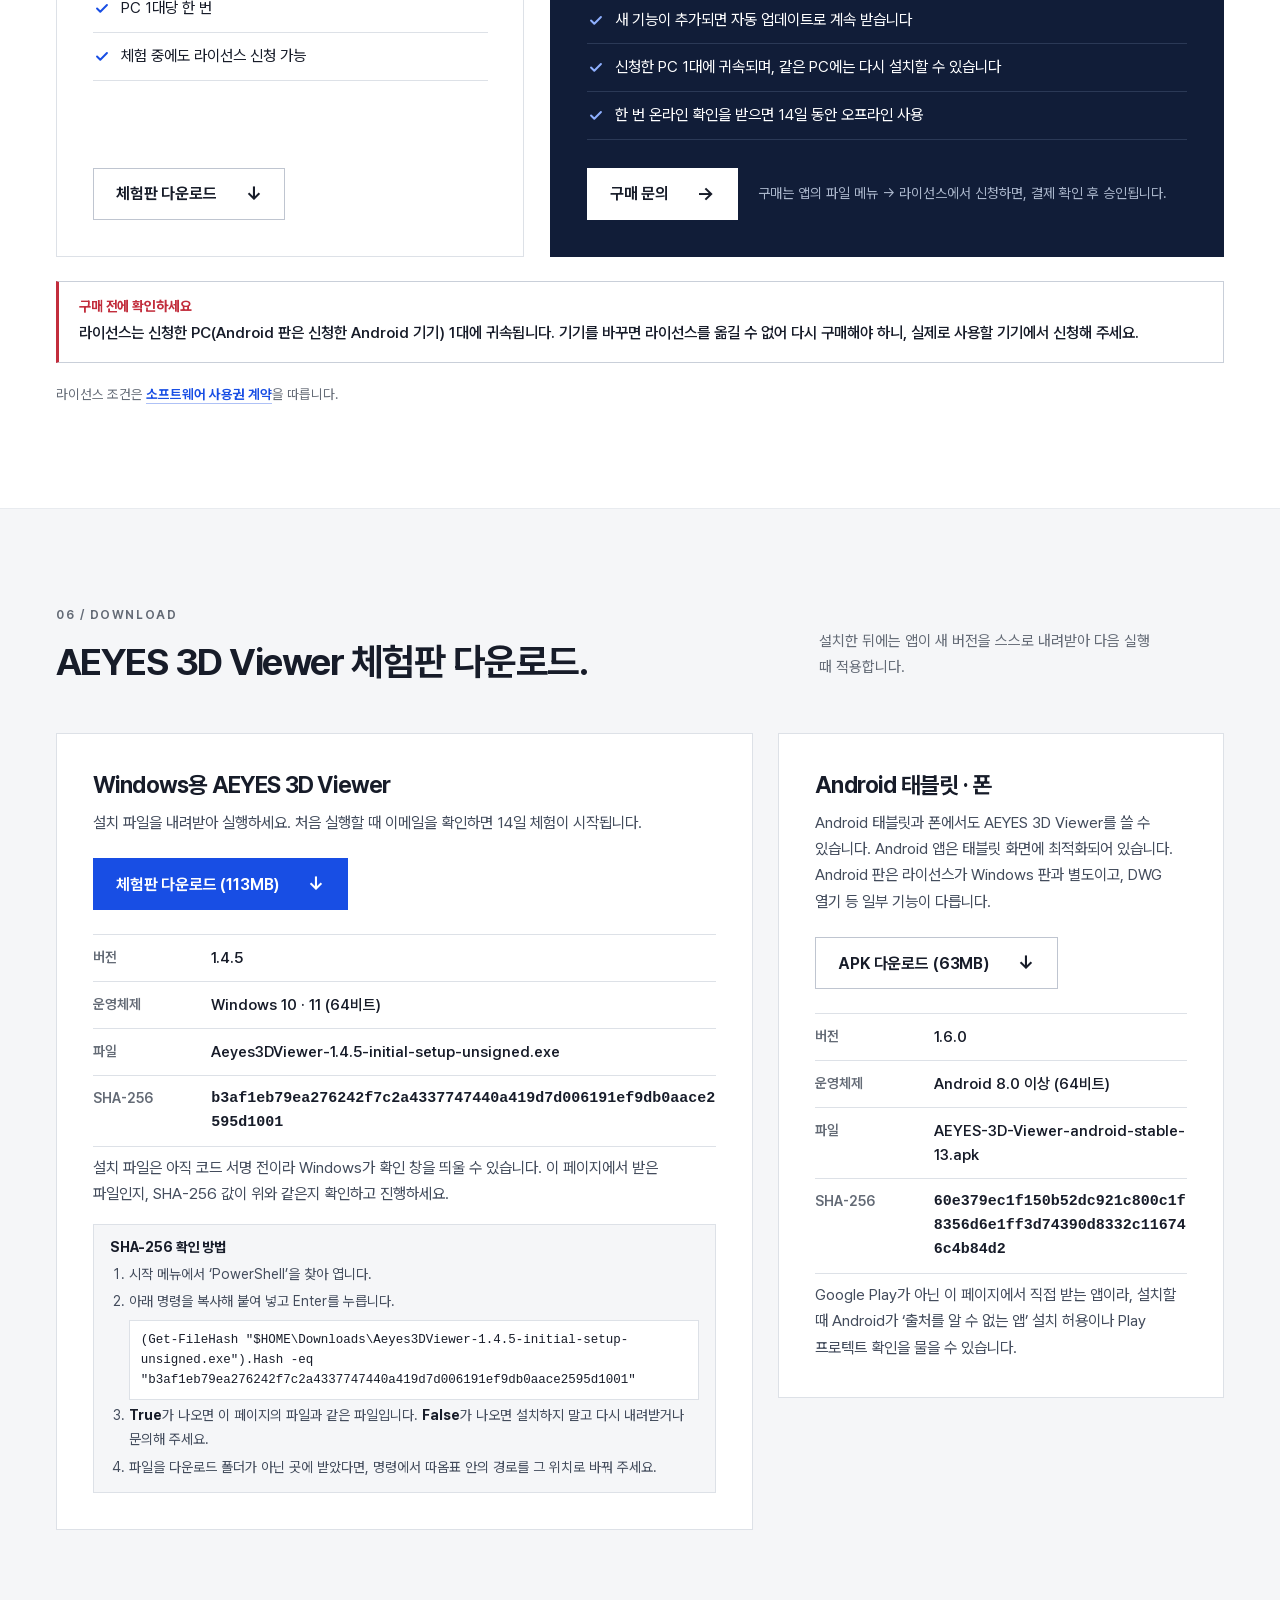
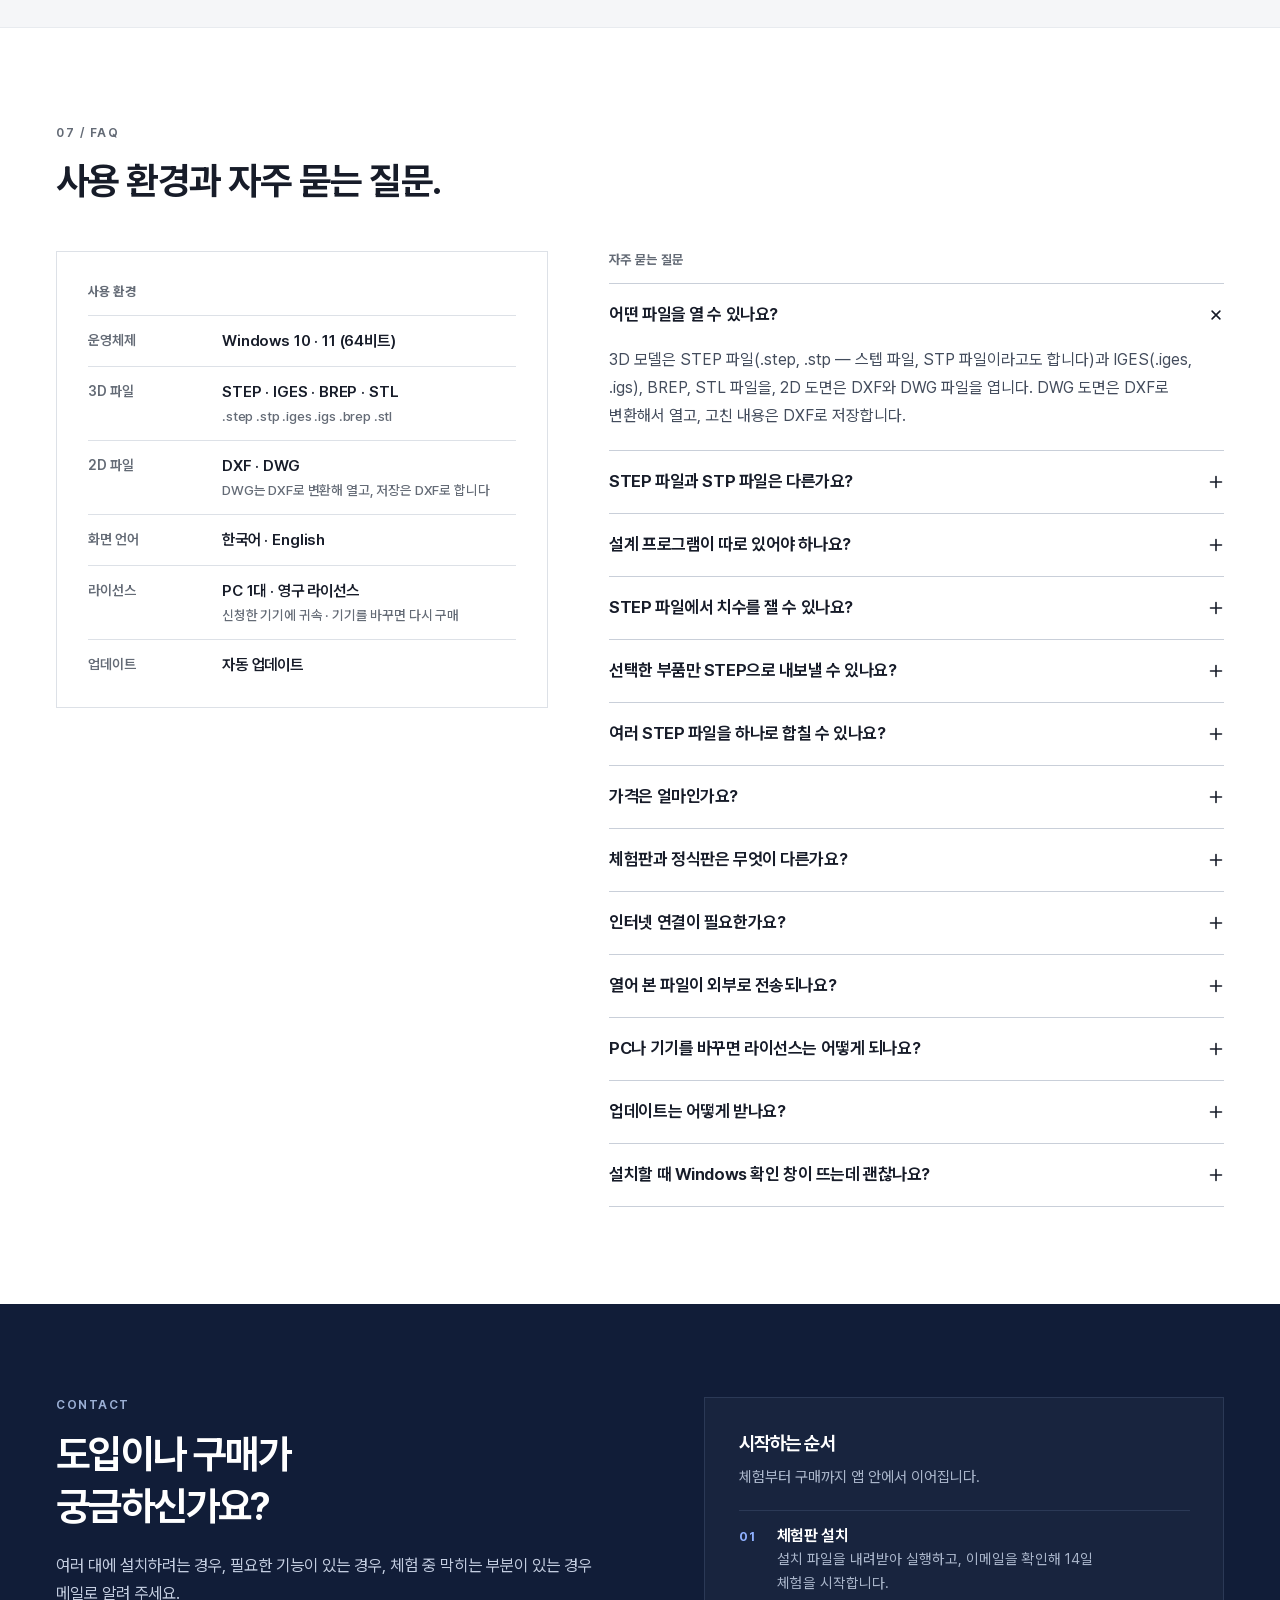
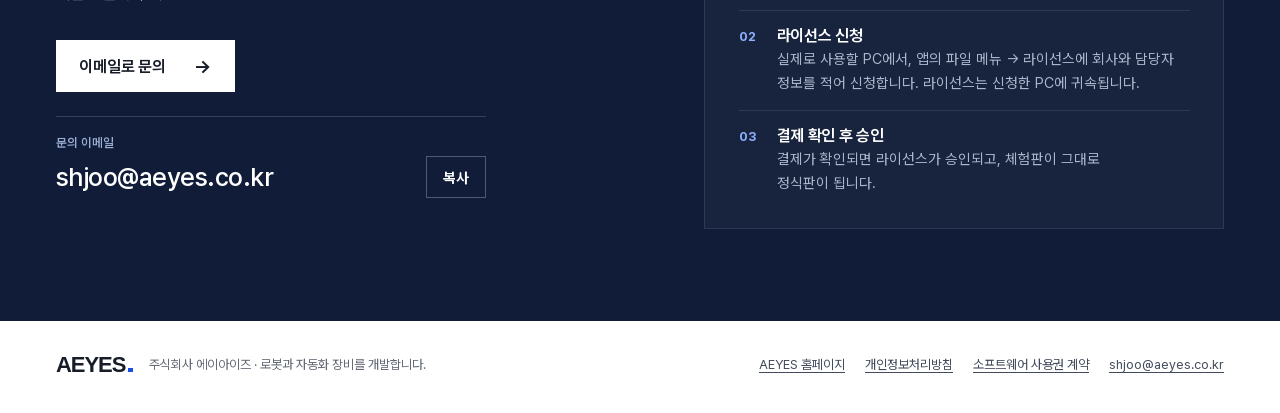
<file: products/3d-viewer/index.html>
<!doctype html>
<html lang="ko">
<head>
  <meta charset="utf-8">
  <meta name="viewport" content="width=device-width, initial-scale=1">
  <title>STEP·STP 3D CAD 뷰어 - 측정, 단면도, 부품 내보내기 | AEYES 3D Viewer</title>
  <meta name="description" content="설계 프로그램 없이 STEP(STP)·IGES·STL 3D 모델과 DXF·DWG 도면을 여는 Windows용 3D CAD 뷰어. 14일 무료 체험. 측정, 단면도, 분해도, 색상 편집, 선택한 부품만 STEP 내보내기, STEP 파일 합치기를 지원합니다.">
  <meta name="keywords" content="STEP 뷰어, STP 뷰어, 스텝 파일 뷰어, 3D CAD 뷰어, IGES 뷰어, STL 뷰어, DXF 뷰어, DWG 뷰어, 3D 뷰어, STEP 파일 열기, STEP 측정, STEP 내보내기, STEP 합치기, STEP 병합, AEYES 3D Viewer">
  <meta name="robots" content="index, follow, max-image-preview:large">
  <link rel="canonical" href="https://www.aeyes.co.kr/products/3d-viewer/">
  <meta property="og:type" content="website">
  <meta property="og:locale" content="ko_KR">
  <meta property="og:site_name" content="AEYES">
  <meta property="og:title" content="AEYES 3D Viewer - STEP·STP 3D CAD 뷰어">
  <meta property="og:description" content="설계 프로그램 없이 STEP(STP)·IGES·STL 3D 모델과 DXF·DWG 도면을 여는 Windows용 3D CAD 뷰어. 14일 무료 체험. 측정, 단면도, 분해도, 선택한 부품만 STEP 내보내기, STEP 파일 합치기.">
  <meta property="og:url" content="https://www.aeyes.co.kr/products/3d-viewer/">
  <meta property="og:image" content="https://www.aeyes.co.kr/products/3d-viewer/assets/aeyes-3d-viewer-og.jpg">
  <meta property="og:image:width" content="1200">
  <meta property="og:image:height" content="630">
  <meta property="og:image:alt" content="AEYES 3D Viewer에서 예제 조립품을 연 화면">
  <meta name="twitter:card" content="summary_large_image">
  <meta name="theme-color" content="#ffffff">
  <link rel="icon" type="image/svg+xml" href="assets/viewer-icon.svg">
  <link rel="icon" type="image/png" href="assets/viewer-icon.png">
  <link rel="preload" href="../../assets/fonts/PretendardVariable.woff2" as="font" type="font/woff2" crossorigin>
  <link rel="stylesheet" href="styles.css?v=1">
  <script type="application/ld+json">
  {
    "@context": "https://schema.org",
    "@type": "SoftwareApplication",
    "@id": "https://www.aeyes.co.kr/products/3d-viewer/#software",
    "name": "AEYES 3D Viewer",
    "alternateName": "AEYES 3D 뷰어",
    "applicationCategory": "DesignApplication",
    "operatingSystem": "Windows 10 (x64), Windows 11 (x64)",
    "softwareVersion": "1.4.5",
    "downloadUrl": "https://github.com/sanghyun82/aeyes3dviewer-releases/releases/download/v1.4.5/Aeyes3DViewer-1.4.5-initial-setup-unsigned.exe",
    "fileSize": "113MB",
    "inLanguage": ["ko-KR", "en"],
    "url": "https://www.aeyes.co.kr/products/3d-viewer/",
    "image": "https://www.aeyes.co.kr/products/3d-viewer/assets/aeyes-3d-viewer-og.jpg",
    "screenshot": [
      "https://www.aeyes.co.kr/products/3d-viewer/assets/viewer-main.webp",
      "https://www.aeyes.co.kr/products/3d-viewer/assets/viewer-measure.webp",
      "https://www.aeyes.co.kr/products/3d-viewer/assets/viewer-section.webp"
    ],
    "description": "설계 프로그램 없이 STEP·IGES·BREP·STL 3D 모델과 DXF·DWG 도면을 여는 Windows용 3D CAD 뷰어. 측정, 단면도, 분해도, 색상·투명도 편집, 선택한 부품만 STEP 내보내기, STEP 파일 합치기를 지원합니다.",
    "featureList": [
      "STEP·IGES·BREP·STL 3D 모델 보기",
      "DXF·DWG 2D 도면 보기, 측정, 편집",
      "면·모서리 클릭 측정",
      "단면도와 분해도",
      "부품 색상·투명도 편집",
      "선택한 부품만 STEP 내보내기",
      "여러 STEP 파일 합치기"
    ],
    "offers": {
      "@type": "Offer",
      "price": "300000",
      "priceCurrency": "KRW",
      "availability": "https://schema.org/InStock",
      "priceSpecification": {
        "@type": "UnitPriceSpecification",
        "price": "300000",
        "priceCurrency": "KRW",
        "valueAddedTaxIncluded": false
      }
    },
    "publisher": {
      "@type": "Organization",
      "name": "주식회사 에이아이즈",
      "alternateName": "AEYES",
      "url": "https://www.aeyes.co.kr/"
    }
  }
  </script>
  <script type="application/ld+json">
  {
    "@context": "https://schema.org",
    "@type": "BreadcrumbList",
    "itemListElement": [
      {
        "@type": "ListItem",
        "position": 1,
        "name": "AEYES",
        "item": "https://www.aeyes.co.kr/"
      },
      {
        "@type": "ListItem",
        "position": 2,
        "name": "AEYES 3D Viewer",
        "item": "https://www.aeyes.co.kr/products/3d-viewer/"
      }
    ]
  }
  </script>
  <script type="application/ld+json">
  {
    "@context": "https://schema.org",
    "@type": "FAQPage",
    "mainEntity": [
      {
        "@type": "Question",
        "name": "어떤 파일을 열 수 있나요?",
        "acceptedAnswer": {
          "@type": "Answer",
          "text": "3D 모델은 STEP 파일(.step, .stp — 스텝 파일, STP 파일이라고도 합니다)과 IGES(.iges, .igs), BREP, STL 파일을, 2D 도면은 DXF와 DWG 파일을 엽니다. DWG 도면은 DXF로 변환해서 열고, 고친 내용은 DXF로 저장합니다."
        }
      },
      {
        "@type": "Question",
        "name": "STEP 파일과 STP 파일은 다른가요?",
        "acceptedAnswer": {
          "@type": "Answer",
          "text": "같은 형식입니다. STEP은 설계 프로그램 종류와 관계없이 3D 모델을 주고받으려고 만든 표준 형식(ISO 10303)이고, 파일 확장자가 .step 또는 .stp입니다. AEYES 3D Viewer는 두 확장자를 모두 엽니다."
        }
      },
      {
        "@type": "Question",
        "name": "설계 프로그램이 따로 있어야 하나요?",
        "acceptedAnswer": {
          "@type": "Answer",
          "text": "필요 없습니다. AEYES 3D Viewer는 STEP 뷰어(STP 뷰어)와 DXF·DWG 뷰어를 한 프로그램에 담았습니다. 이 프로그램만 설치하면 3D 모델과 도면을 열고, 재고, 내보낼 수 있습니다."
        }
      },
      {
        "@type": "Question",
        "name": "STEP 파일에서 치수를 잴 수 있나요?",
        "acceptedAnswer": {
          "@type": "Answer",
          "text": "네. 측정 도구에서 면이나 모서리를 클릭하면 지름·반지름·면적·둘레가 표시되고, 두 요소를 고르면 그 사이의 거리도 함께 표시됩니다. DXF·DWG 도면에서도 거리와 각도를 잴 수 있습니다."
        }
      },
      {
        "@type": "Question",
        "name": "선택한 부품만 STEP으로 내보낼 수 있나요?",
        "acceptedAnswer": {
          "@type": "Answer",
          "text": "네. 내보내지 않을 부품을 숨기거나 남길 부품만 분리한 뒤, STEP 내보내기에서 ‘숨긴 부품 제외’를 고르면 보이는 부품만 파일에 담깁니다."
        }
      },
      {
        "@type": "Question",
        "name": "여러 STEP 파일을 하나로 합칠 수 있나요?",
        "acceptedAnswer": {
          "@type": "Answer",
          "text": "네. 열어 둔 STEP 모델에 ‘STEP 삽입’으로 다른 STEP 파일을 더한 뒤 저장하면 한 파일로 합쳐집니다(STEP 병합). 삽입한 파일은 원래 좌표 그대로 놓이므로, 좌표계가 서로 맞춰진 파일을 합칠 때 쓰세요."
        }
      },
      {
        "@type": "Question",
        "name": "가격은 얼마인가요?",
        "acceptedAnswer": {
          "@type": "Answer",
          "text": "영구 라이선스는 PC 1대에 300,000원(부가세 별도)입니다. 출시 프로모션 가격이며, 프로모션 기간이 끝나면 오를 수 있습니다. 구매 전에 14일 동안 무료로 써 볼 수 있습니다."
        }
      },
      {
        "@type": "Question",
        "name": "체험판과 정식판은 무엇이 다른가요?",
        "acceptedAnswer": {
          "@type": "Answer",
          "text": "기능은 같습니다. 체험은 PC 1대당 한 번, 14일 동안 쓸 수 있고, 그 뒤에는 라이선스가 필요합니다. 프로그램을 지우고 다시 설치해도 체험 기간은 다시 시작되지 않습니다."
        }
      },
      {
        "@type": "Question",
        "name": "인터넷 연결이 필요한가요?",
        "acceptedAnswer": {
          "@type": "Answer",
          "text": "체험을 시작하거나 라이선스를 신청·확인할 때 필요합니다. 한 번 온라인 확인을 받으면 14일 동안은 인터넷 없이 쓸 수 있고, 그 뒤에는 다시 확인을 받아야 합니다."
        }
      },
      {
        "@type": "Question",
        "name": "열어 본 파일이 외부로 전송되나요?",
        "acceptedAnswer": {
          "@type": "Answer",
          "text": "아닙니다. 3D 모델과 도면을 보는 기능은 파일을 회사로 보내지 않습니다. 회사는 체험과 라이선스 확인에 필요한 정보(이메일, PC 식별값 등)만 처리합니다."
        }
      },
      {
        "@type": "Question",
        "name": "PC나 기기를 바꾸면 라이선스는 어떻게 되나요?",
        "acceptedAnswer": {
          "@type": "Answer",
          "text": "라이선스는 신청한 PC(Android 판은 신청한 Android 기기) 1대에 귀속되어 다른 기기로 옮길 수 없습니다. 기기를 바꾸면 새 기기에서 다시 구매해야 하니, 실제로 사용할 기기에서 신청해 주세요. 같은 PC에 다시 설치하는 것은 그대로 됩니다."
        }
      },
      {
        "@type": "Question",
        "name": "업데이트는 어떻게 받나요?",
        "acceptedAnswer": {
          "@type": "Answer",
          "text": "앱이 작업하는 동안 새 버전을 내려받고, 다시 시작할 때 적용합니다. 영구 라이선스는 이렇게 추가되는 기능을 계속 받습니다."
        }
      },
      {
        "@type": "Question",
        "name": "설치할 때 Windows 확인 창이 뜨는데 괜찮나요?",
        "acceptedAnswer": {
          "@type": "Answer",
          "text": "설치 파일에 아직 코드 서명이 없어서 Windows가 확인 창을 띄울 수 있습니다. 이 페이지의 다운로드 버튼으로 받은 파일인지 확인하세요. 파일의 SHA-256 값을 다운로드 항목에 적힌 값과 비교하면 파일이 바뀌지 않았는지 확인할 수 있습니다. 확인 방법은 다운로드 항목에 적어 두었습니다."
        }
      }
    ]
  }
  </script>
</head>
<body class="product-page">
  <a class="skip-link" href="#main">본문으로 건너뛰기</a>
  <header class="site-header">
    <div class="container header-inner">
      <a class="brand" href="./" aria-label="AEYES 3D Viewer 제품 페이지">
        <img src="assets/viewer-icon.svg" alt="" width="34" height="34">
        <span class="wordmark">AEYES</span>
        <span class="product-name">3D Viewer</span>
      </a>
      <nav aria-label="제품 페이지 메뉴" class="site-nav">
        <a class="nav-section" href="#strengths">강점</a>
        <a class="nav-section" href="#step">STEP 기능</a>
        <a class="nav-section" href="#pricing">가격</a>
        <a class="nav-section" href="#faq">자주 묻는 질문</a>
        <a class="button button-primary button-small" href="#download">체험판 다운로드 <span class="arrow" aria-hidden="true">↓</span></a>
      </nav>
    </div>
  </header>

  <main id="main">
    <section class="hero hero-stack" aria-labelledby="headline">
      <div class="container hero-inner">
        <div class="hero-top">
          <div class="hero-copy">
            <p class="eyebrow"><span class="square" aria-hidden="true"></span>WINDOWS <span aria-hidden="true">/</span> 3D CAD 뷰어</p>
            <h1 id="headline">설계 프로그램 없이 여는 <br><span>3D CAD 뷰어.</span></h1>
            <p class="hero-description">AEYES 3D Viewer는 STEP(STP)·IGES·STL 모델과 DXF·DWG 도면을 바로 여는 Windows용 3D CAD 뷰어입니다. 돌려 보고, 재고, 필요한 부품만 골라 내보냅니다. 설계는 하지 않지만 도면은 봐야 하는 팀을 위해 만들었습니다.</p>
            <div class="hero-actions">
              <a class="button button-primary" href="#download">14일 체험판 다운로드 <span class="arrow" aria-hidden="true">↓</span></a>
              <a class="button button-outline" href="#strengths">강점 보기 <span class="arrow" aria-hidden="true">↓</span></a>
            </div>
            <p class="hero-meta">Windows 10 · 11 (64비트) · 버전 1.4.5 · 영구 라이선스 300,000원(부가세 별도)</p>
          </div>
          <div class="hero-side">
            <div class="hero-facts">
              <span class="facts-label">3D 형식</span>
              <ul class="tags" aria-label="지원하는 3D 파일 형식">
                <li>STEP · STP</li>
                <li>IGES</li>
                <li>BREP</li>
                <li>STL</li>
              </ul>
            </div>
            <div class="hero-facts">
              <span class="facts-label">2D 형식</span>
              <ul class="tags" aria-label="지원하는 2D 파일 형식">
                <li>DXF</li>
                <li>DWG</li>
              </ul>
            </div>
          </div>
        </div>

        <figure class="hero-shot">
          <div class="app-shot">
            <picture>
              <source media="(max-width: 560px)" srcset="assets/viewer-main-mobile.webp" width="1100" height="637">
              <img src="assets/viewer-main.webp" width="1598" height="938" alt="AEYES 3D Viewer로 STEP 조립품 파일을 연 화면. 왼쪽 디자인 트리에 부품 목록이 있고, 오른쪽에 조립품이 3D로 표시됩니다. 위쪽에는 보기·표시·어셈블리·도구 탭이 있습니다." fetchpriority="high">
            </picture>
          </div>
          <figcaption class="media-caption">
            <span>실제 앱 화면 · 내장 예제 조립품</span>
            <a class="text-link" href="assets/viewer-main.webp" target="_blank" rel="noopener" aria-label="앱 화면 크게 보기 (새 탭)">크게 보기 <span aria-hidden="true">↗</span></a>
          </figcaption>
        </figure>
      </div>
    </section>

    <section class="section" aria-labelledby="who-title">
      <div id="who" class="container">
        <div class="section-top">
          <div>
            <p class="eyebrow">01 / FOR WHOM</p>
            <h2 id="who-title">설계는 하지 않아도, <br>3D 도면은 매일 봐야 하는 팀에게.</h2>
          </div>
          <p class="section-note">받은 STEP 파일을 확인하려고 설계 프로그램을 띄울 필요가 없습니다. PC에 설치해 쓰는 캐드 뷰어라, 도면 파일을 인터넷에 올리지 않습니다.</p>
        </div>
        <ul class="audience" role="list">
          <li>
            <strong>구매 · 영업</strong>
            <p>받은 3D 파일을 열어 형상과 크기를 확인하고, 견적이나 발주 전에 치수를 재 봅니다.</p>
          </li>
          <li>
            <strong>생산 · 조립</strong>
            <p>분해도와 단면도로 조립 구조를 살펴보고, 필요한 부품만 따로 띄워 봅니다.</p>
          </li>
          <li>
            <strong>품질 · 검사</strong>
            <p>면과 모서리를 클릭해 지름, 거리, 면적을 확인합니다.</p>
          </li>
          <li>
            <strong>가공 · 협력사</strong>
            <p>어셈블리에서 맡은 부품만 골라 STEP으로 내보내거나, 받은 파일들을 하나로 합칩니다.</p>
          </li>
        </ul>
      </div>
    </section>

    <section class="section section-paper" aria-labelledby="strengths-title">
      <div id="strengths" class="container">
        <div class="section-top">
          <div>
            <p class="eyebrow">02 / STRENGTHS</p>
            <h2 id="strengths-title">STEP 파일을 가볍게 열고, 쉽게 확인합니다.</h2>
          </div>
          <p class="section-note">뷰어에 필요한 기능을 보기·표시·어셈블리·도구 네 개의 탭에 모았습니다.</p>
        </div>
        <ul class="strengths" role="list">
          <li class="strength">
            <span class="strength-no">01</span>
            <h3>빠른 실행</h3>
            <p>설계 프로그램을 띄우지 않고 뷰어만 가볍게 실행해 파일을 바로 확인합니다.</p>
          </li>
          <li class="strength">
            <span class="strength-no">02</span>
            <h3>어렵지 않은 화면</h3>
            <p>자주 쓰는 명령이 탭마다 한 줄로 놓여 있습니다. 설계 프로그램에 익숙하지 않아도 금방 찾습니다.</p>
          </li>
          <li class="strength">
            <span class="strength-no">03</span>
            <h3>클릭으로 하는 측정</h3>
            <p>면이나 모서리를 클릭하면 지름·반지름·면적·둘레를 자동으로 표시하고, 두 요소를 고르면 거리도 함께 보여 줍니다.</p>
          </li>
          <li class="strength">
            <span class="strength-no">04</span>
            <h3>색상 · 투명도 편집</h3>
            <p>부품마다 색상과 투명도를 바꿔 구분하기 쉽게 만듭니다. 원래 파일 색상으로 되돌릴 수 있습니다.</p>
          </li>
          <li class="strength">
            <span class="strength-no">05</span>
            <h3>다양한 보기 기능</h3>
            <p>단면도, 분해도, 숨기기와 분리, 표준 뷰, 은선 제거와 와이어프레임, 바운딩 박스, 물성치를 제공합니다.</p>
          </li>
          <li class="strength">
            <span class="strength-no">06</span>
            <h3>DXF · DWG 도면도 함께</h3>
            <p>DXF와 DWG 도면을 열어 레이어별로 보고, 치수를 재고, 간단한 편집까지 합니다.</p>
          </li>
        </ul>
      </div>
    </section>

    <section class="section" aria-labelledby="step-title">
      <div id="step" class="container">
        <div class="section-top">
          <div>
            <p class="eyebrow">03 / STEP TOOLS</p>
            <h2 id="step-title">받은 STEP 파일을, <br>필요한 대로 다시 묶습니다.</h2>
          </div>
          <p class="section-note">설계 프로그램 없이도 어셈블리에서 부품을 골라내고, 여러 파일을 하나로 합칩니다.</p>
        </div>

        <div id="export" class="feature-row">
          <div class="feature-copy">
            <p class="feature-label">SELECTIVE EXPORT</p>
            <h3>필요한 부품만 골라<br class="desktop-break"> STEP으로 내보내기.</h3>
            <p>어셈블리 전체를 넘기지 않아도 됩니다. 남길 부품만 화면에 두고 내보내면, 보이는 부품만 담긴 STEP 파일이 만들어집니다. 어셈블리에서 일부 부품만 추출해 협력사에 보낼 때 씁니다.</p>
            <ol class="howto" role="list">
              <li>디자인 트리에서 남길 부품을 고르고 ‘분리’</li>
              <li>도구 탭의 ‘STEP 내보내기’ 실행</li>
              <li>‘숨긴 부품 제외’를 선택하고 저장</li>
            </ol>
          </div>
          <figure class="feature-media">
            <div class="media-stack">
              <div class="frame">
                <img src="assets/viewer-isolate.webp" width="1299" height="740" alt="디자인 트리에서 세 개의 부품만 남기고 나머지를 숨긴 화면. 선택한 축, 풀리, 허브만 3D로 표시됩니다." loading="lazy" decoding="async">
              </div>
              <div class="frame frame-over">
                <img src="assets/viewer-export.webp" width="424" height="306" alt="STEP 내보내기 대화상자. ‘숨긴 부품 포함’과 ‘숨긴 부품 제외’ 중 ‘숨긴 부품 제외’가 선택되어 있습니다." loading="lazy" decoding="async">
              </div>
            </div>
            <figcaption class="media-caption">실제 앱 화면 · 부품 분리와 내보내기 옵션</figcaption>
          </figure>
        </div>

        <div id="merge" class="feature-row is-flipped">
          <div class="feature-copy">
            <p class="feature-label">STEP MERGE</p>
            <h3>여러 STEP 파일을<br class="desktop-break"> 한 파일로 합치기.</h3>
            <p>열어 둔 STEP 모델에 다른 STEP 파일을 삽입해 하나의 어셈블리로 합치고(병합), STEP 파일로 저장합니다. 삽입한 파일은 디자인 트리에 파일 이름으로 묶여 들어갑니다.</p>
            <p class="feature-note">삽입한 파일은 원래 좌표 그대로 놓입니다. 좌표계가 서로 맞춰진 파일을 합칠 때 쓰세요.</p>
          </div>
          <figure class="feature-media">
            <div class="frame frame-diagram">
              <svg class="merge-diagram" viewBox="0 0 520 292" role="img" aria-label="도식. A.step 파일에 B.step 파일을 삽입하면, 한 파일 안에 A.step과 B.step이 파일 이름별 묶음으로 들어갑니다.">
                <g font-family="inherit" font-weight="650">
                  <g transform="translate(22 34)">
                    <path d="M0 0h68l22 22v76H0z" fill="#fff" stroke="#c9cfd9"/>
                    <path d="M68 0v22h22" fill="#eef1f5" stroke="#c9cfd9"/>
                    <path d="M14 38h48M14 50h34" stroke="#dfe3ea" stroke-width="2"/>
                    <text x="45" y="82" text-anchor="middle" font-size="16" fill="#171c29">A.step</text>
                  </g>
                  <g transform="translate(22 160)">
                    <path d="M0 0h68l22 22v76H0z" fill="#fff" stroke="#c9cfd9"/>
                    <path d="M68 0v22h22" fill="#eef1f5" stroke="#c9cfd9"/>
                    <path d="M14 38h48M14 50h34" stroke="#dfe3ea" stroke-width="2"/>
                    <text x="45" y="82" text-anchor="middle" font-size="16" fill="#171c29">B.step</text>
                  </g>
                  <path d="M124 83h38M124 209h38M162 83v126M162 146h36" fill="none" stroke="#8b93a1" stroke-width="1.5"/>
                  <path d="M192 140l8 6-8 6" fill="none" stroke="#8b93a1" stroke-width="1.5" stroke-linecap="round" stroke-linejoin="round"/>
                  <text x="162" y="66" text-anchor="middle" font-size="13.5" fill="#184ee4">STEP 삽입</text>
                  <g transform="translate(214 28)">
                    <rect width="284" height="236" fill="#fff" stroke="#111d38" stroke-width="1.5"/>
                    <rect width="284" height="44" fill="#111d38"/>
                    <text x="16" y="28" font-size="16" fill="#fff">합친 파일.step</text>
                    <rect x="16" y="66" width="11" height="11" fill="#184ee4"/>
                    <text x="38" y="77" font-size="16" fill="#171c29">A.step</text>
                    <path d="M21.5 88v18h14M21.5 106v26h14" fill="none" stroke="#c9cfd9"/>
                    <text x="44" y="111" font-size="15" font-weight="500" fill="#434c5c">부품 1</text>
                    <text x="44" y="137" font-size="15" font-weight="500" fill="#434c5c">부품 2</text>
                    <rect x="16" y="160" width="11" height="11" fill="#184ee4"/>
                    <text x="38" y="171" font-size="16" fill="#171c29">B.step</text>
                    <path d="M21.5 182v18h14" fill="none" stroke="#c9cfd9"/>
                    <text x="44" y="205" font-size="15" font-weight="500" fill="#434c5c">부품 3</text>
                  </g>
                </g>
              </svg>
            </div>
            <figcaption class="media-caption">설명용 도식 · 좌표가 맞춰진 파일을 한 어셈블리로</figcaption>
          </figure>
        </div>
      </div>
    </section>

    <section class="section section-paper" aria-labelledby="screens-title">
      <div id="screens" class="container">
        <div class="section-top">
          <div>
            <p class="eyebrow">04 / SCREENS</p>
            <h2 id="screens-title">측정, 단면도, 분해도를 화면으로 확인하세요.</h2>
          </div>
          <p class="section-note">모두 실제 앱 화면이며, 앱에 들어 있는 예제 파일로 찍었습니다. 눌러서 크게 볼 수 있습니다.</p>
        </div>
        <div class="gallery">
          <figure class="shot-card">
            <a href="assets/viewer-measure.webp" target="_blank" rel="noopener" aria-label="측정 화면 크게 보기 (새 탭)">
              <img src="assets/viewer-measure.webp" width="1299" height="740" alt="측정 화면. 축의 원통면과 브래킷의 평면을 선택해 지름 20 mm, 면적, 두 요소 사이 최소 거리 60 mm가 표시됩니다." loading="lazy" decoding="async">
            </a>
            <figcaption><strong>측정</strong><span>면과 모서리를 클릭하면 지름, 면적, 둘레가 나오고 두 요소 사이의 거리가 모델 위에 표시됩니다.</span></figcaption>
          </figure>
          <figure class="shot-card">
            <a href="assets/viewer-section.webp" target="_blank" rel="noopener" aria-label="단면도 화면 크게 보기 (새 탭)">
              <img src="assets/viewer-section.webp" width="1299" height="740" alt="단면도 화면. 기준면, 오프셋 거리, 회전 각도를 조절하는 패널과 해칭이 표시된 조립품 단면이 보입니다." loading="lazy" decoding="async">
            </a>
            <figcaption><strong>단면도</strong><span>기준면과 오프셋, 회전 각도를 바꿔 가며 내부를 잘라 봅니다. 단면은 해칭으로 표시합니다.</span></figcaption>
          </figure>
          <figure class="shot-card">
            <a href="assets/viewer-explode.webp" target="_blank" rel="noopener" aria-label="분해도 화면 크게 보기 (새 탭)">
              <img src="assets/viewer-explode.webp" width="1299" height="740" alt="분해도 화면. 분해 거리 55%에서 조립품의 부품과 볼트가 서로 떨어져 표시됩니다." loading="lazy" decoding="async">
            </a>
            <figcaption><strong>분해도</strong><span>슬라이더를 움직여 조립품을 펼치고, 부품이 어떻게 맞물리는지 확인합니다.</span></figcaption>
          </figure>
          <figure class="shot-card">
            <a href="assets/viewer-appearance.webp" target="_blank" rel="noopener" aria-label="색상과 투명도 편집 화면 크게 보기 (새 탭)">
              <img src="assets/viewer-appearance.webp" width="1299" height="740" alt="외관 화면. 색상 팔레트와 투명도 슬라이더가 있고, 브래킷 하나가 노란색 반투명으로 바뀌어 있습니다." loading="lazy" decoding="async">
            </a>
            <figcaption><strong>색상 · 투명도</strong><span>부품을 골라 색상과 투명도를 바꿉니다. 가려진 부품을 비쳐 보이게 할 때도 씁니다.</span></figcaption>
          </figure>
          <figure class="shot-card is-wide">
            <a href="assets/viewer-dxf.webp" target="_blank" rel="noopener" aria-label="2D 도면 화면 크게 보기 (새 탭)">
              <img src="assets/viewer-dxf.webp" width="1598" height="938" alt="2D 도면 화면. 예제 DXF 도면에서 두 점 사이의 거리 85.44 mm와 가로·세로 차이, 각도가 측정되어 있습니다." loading="lazy" decoding="async">
            </a>
            <figcaption><strong>2D 도면</strong><span>DXF·DWG 도면에서 점과 요소를 골라 거리, 가로·세로 차이, 각도를 잽니다. 레이어를 켜고 끄거나 스케치·편집 탭으로 고칠 수 있습니다.</span></figcaption>
          </figure>
        </div>
      </div>
    </section>

    <section class="section" aria-labelledby="pricing-title">
      <div id="pricing" class="container">
        <div class="section-top">
          <div>
            <p class="eyebrow">05 / PRICING</p>
            <h2 id="pricing-title">14일 무료 체험 후, 한 번만 구매합니다.</h2>
          </div>
          <p class="section-note">14일 동안 정식판과 같은 기능을 써 본 뒤, 앱 안에서 라이선스를 신청합니다.</p>
        </div>
        <div class="pricing">
          <div class="plan">
            <div class="plan-head"><span class="plan-name">무료 체험</span></div>
            <p class="plan-price">14일<small>무료</small></p>
            <p class="plan-note">설치하고 이메일을 확인하면 바로 시작합니다.</p>
            <ul class="plan-list" role="list">
              <li>정식판과 같은 기능</li>
              <li>PC 1대당 한 번</li>
              <li>체험 중에도 라이선스 신청 가능</li>
            </ul>
            <div class="plan-foot">
              <a class="button button-outline" href="#download">체험판 다운로드 <span class="arrow" aria-hidden="true">↓</span></a>
            </div>
          </div>
          <div class="plan plan-featured">
            <div class="plan-head"><span class="plan-name">영구 라이선스</span><span class="promo-badge">출시 프로모션 가격</span></div>
            <p class="plan-price">300,000원<small>부가세 별도</small></p>
            <p class="plan-note">부가세 포함 330,000원. 프로모션 기간이 끝나면 가격이 오를 수 있습니다.</p>
            <ul class="plan-list" role="list">
              <li>PC 1대에서 기간 제한 없이 사용</li>
              <li>새 기능이 추가되면 자동 업데이트로 계속 받습니다</li>
              <li>신청한 PC 1대에 귀속되며, 같은 PC에는 다시 설치할 수 있습니다</li>
              <li>한 번 온라인 확인을 받으면 14일 동안 오프라인 사용</li>
            </ul>
            <div class="plan-foot">
              <a class="button button-light" href="mailto:shjoo@aeyes.co.kr?subject=AEYES%203D%20Viewer%20%EA%B5%AC%EB%A7%A4%20%EB%AC%B8%EC%9D%98">구매 문의 <span class="arrow" aria-hidden="true">→</span></a>
              <p>구매는 앱의 파일 메뉴 → 라이선스에서 신청하면, 결제 확인 후 승인됩니다.</p>
            </div>
          </div>
        </div>
        <div class="license-caution" role="note">
          <strong>구매 전에 확인하세요</strong>
          <p>라이선스는 신청한 PC(Android 판은 신청한 Android 기기) 1대에 귀속됩니다. 기기를 바꾸면 라이선스를 옮길 수 없어 다시 구매해야 하니, 실제로 사용할 기기에서 신청해 주세요.</p>
        </div>
        <p class="pricing-note">라이선스 조건은 <a class="text-link" href="/eula/aeyes3dviewer/">소프트웨어 사용권 계약</a>을 따릅니다.</p>
      </div>
    </section>

    <section class="section section-paper" aria-labelledby="download-title">
      <div id="download" class="container">
        <div class="section-top">
          <div>
            <p class="eyebrow">06 / DOWNLOAD</p>
            <h2 id="download-title">AEYES 3D Viewer 체험판 다운로드.</h2>
          </div>
          <p class="section-note">설치한 뒤에는 앱이 새 버전을 스스로 내려받아 다음 실행 때 적용합니다.</p>
        </div>
        <div class="download">
          <div class="download-card">
            <h3>Windows용 AEYES 3D Viewer</h3>
            <p>설치 파일을 내려받아 실행하세요. 처음 실행할 때 이메일을 확인하면 14일 체험이 시작됩니다.</p>
            <a class="button button-primary" href="https://github.com/sanghyun82/aeyes3dviewer-releases/releases/download/v1.4.5/Aeyes3DViewer-1.4.5-initial-setup-unsigned.exe" rel="noopener">체험판 다운로드 (113MB) <span class="arrow" aria-hidden="true">↓</span></a>
            <dl class="file-facts">
              <div><dt>버전</dt><dd>1.4.5</dd></div>
              <div><dt>운영체제</dt><dd>Windows 10 · 11 (64비트)</dd></div>
              <div><dt>파일</dt><dd>Aeyes3DViewer-1.4.5-initial-setup-unsigned.exe</dd></div>
              <div><dt>SHA-256</dt><dd class="hash">b3af1eb79ea276242f7c2a4337747440a419d7d006191ef9db0aace2595d1001</dd></div>
            </dl>
            <p class="download-note">설치 파일은 아직 코드 서명 전이라 Windows가 확인 창을 띄울 수 있습니다. 이 페이지에서 받은 파일인지, <span class="nowrap">SHA-256</span> 값이 위와 같은지 확인하고 진행하세요.</p>
            <div class="hash-howto">
              <strong>SHA-256 확인 방법</strong>
              <ol>
                <li>시작 메뉴에서 ‘PowerShell’을 찾아 엽니다.</li>
                <li>아래 명령을 복사해 붙여 넣고 Enter를 누릅니다.
                  <code>(Get-FileHash "$HOME\Downloads\Aeyes3DViewer-1.4.5-initial-setup-unsigned.exe").Hash -eq "b3af1eb79ea276242f7c2a4337747440a419d7d006191ef9db0aace2595d1001"</code></li>
                <li><b>True</b>가 나오면 이 페이지의 파일과 같은 파일입니다. <b>False</b>가 나오면 설치하지 말고 다시 내려받거나 문의해 주세요.</li>
                <li>파일을 다운로드 폴더가 아닌 곳에 받았다면, 명령에서 따옴표 안의 경로를 그 위치로 바꿔 주세요.</li>
              </ol>
            </div>
          </div>
          <div class="download-card">
            <h3>Android 태블릿 · 폰</h3>
            <p>Android 태블릿과 폰에서도 AEYES 3D Viewer를 쓸 수 있습니다. Android 앱은 태블릿 화면에 최적화되어 있습니다. Android 판은 라이선스가 Windows 판과 별도이고, DWG 열기 등 일부 기능이 다릅니다.</p>
            <a class="button button-outline" href="https://github.com/sanghyun82/aeyes3dviewer-android-releases/releases/download/android-v1.6.0-13/AEYES-3D-Viewer-android-stable-13.apk" rel="noopener">APK 다운로드 (63MB) <span class="arrow" aria-hidden="true">↓</span></a>
            <dl class="file-facts">
              <div><dt>버전</dt><dd>1.6.0</dd></div>
              <div><dt>운영체제</dt><dd>Android 8.0 이상 (64비트)</dd></div>
              <div><dt>파일</dt><dd>AEYES-3D-Viewer-android-stable-13.apk</dd></div>
              <div><dt>SHA-256</dt><dd class="hash">60e379ec1f150b52dc921c800c1f8356d6e1ff3d74390d8332c116746c4b84d2</dd></div>
            </dl>
            <p class="download-note">Google Play가 아닌 이 페이지에서 직접 받는 앱이라, 설치할 때 Android가 ‘출처를 알 수 없는 앱’ 설치 허용이나 Play 프로텍트 확인을 물을 수 있습니다.</p>
          </div>
        </div>
      </div>
    </section>

    <section class="section" aria-labelledby="faq-title">
      <div id="faq" class="container">
        <div class="section-top">
          <div>
            <p class="eyebrow">07 / FAQ</p>
            <h2 id="faq-title">사용 환경과 자주 묻는 질문.</h2>
          </div>
        </div>
        <div class="faq-layout">
          <div class="spec-card">
            <h3>사용 환경</h3>
            <dl class="spec-list">
              <div><dt>운영체제</dt><dd>Windows 10 · 11 (64비트)</dd></div>
              <div><dt>3D 파일</dt><dd>STEP · IGES · BREP · STL <small>.step .stp .iges .igs .brep .stl</small></dd></div>
              <div><dt>2D 파일</dt><dd>DXF · DWG <small>DWG는 DXF로 변환해 열고, 저장은 DXF로 합니다</small></dd></div>
              <div><dt>화면 언어</dt><dd>한국어 · English</dd></div>
              <div><dt>라이선스</dt><dd>PC 1대 · 영구 라이선스 <small>신청한 기기에 귀속 · 기기를 바꾸면 다시 구매</small></dd></div>
              <div><dt>업데이트</dt><dd>자동 업데이트</dd></div>
            </dl>
          </div>
          <div class="faq-list">
            <h3>자주 묻는 질문</h3>
            <div class="faq-items">
              <details open>
                <summary>어떤 파일을 열 수 있나요?</summary>
                <div class="faq-answer">
                  <p>3D 모델은 STEP 파일(.step, .stp — 스텝 파일, STP 파일이라고도 합니다)과 IGES(.iges, .igs), BREP, STL 파일을, 2D 도면은 DXF와 DWG 파일을 엽니다. DWG 도면은 DXF로 변환해서 열고, 고친 내용은 DXF로 저장합니다.</p>
                </div>
              </details>
              <details>
                <summary>STEP 파일과 STP 파일은 다른가요?</summary>
                <div class="faq-answer">
                  <p>같은 형식입니다. STEP은 설계 프로그램 종류와 관계없이 3D 모델을 주고받으려고 만든 표준 형식(ISO 10303)이고, 파일 확장자가 .step 또는 .stp입니다. AEYES 3D Viewer는 두 확장자를 모두 엽니다.</p>
                </div>
              </details>
              <details>
                <summary>설계 프로그램이 따로 있어야 하나요?</summary>
                <div class="faq-answer">
                  <p>필요 없습니다. AEYES 3D Viewer는 STEP 뷰어(STP 뷰어)와 DXF·DWG 뷰어를 한 프로그램에 담았습니다. 이 프로그램만 설치하면 3D 모델과 도면을 열고, 재고, 내보낼 수 있습니다.</p>
                </div>
              </details>
              <details>
                <summary>STEP 파일에서 치수를 잴 수 있나요?</summary>
                <div class="faq-answer">
                  <p>네. 측정 도구에서 면이나 모서리를 클릭하면 지름·반지름·면적·둘레가 표시되고, 두 요소를 고르면 그 사이의 거리도 함께 표시됩니다. DXF·DWG 도면에서도 거리와 각도를 잴 수 있습니다.</p>
                </div>
              </details>
              <details>
                <summary>선택한 부품만 STEP으로 내보낼 수 있나요?</summary>
                <div class="faq-answer">
                  <p>네. 내보내지 않을 부품을 숨기거나 남길 부품만 분리한 뒤, STEP 내보내기에서 ‘숨긴 부품 제외’를 고르면 보이는 부품만 파일에 담깁니다.</p>
                </div>
              </details>
              <details>
                <summary>여러 STEP 파일을 하나로 합칠 수 있나요?</summary>
                <div class="faq-answer">
                  <p>네. 열어 둔 STEP 모델에 ‘STEP 삽입’으로 다른 STEP 파일을 더한 뒤 저장하면 한 파일로 합쳐집니다(STEP 병합). 삽입한 파일은 원래 좌표 그대로 놓이므로, 좌표계가 서로 맞춰진 파일을 합칠 때 쓰세요.</p>
                </div>
              </details>
              <details>
                <summary>가격은 얼마인가요?</summary>
                <div class="faq-answer">
                  <p>영구 라이선스는 PC 1대에 300,000원(부가세 별도)입니다. 출시 프로모션 가격이며, 프로모션 기간이 끝나면 오를 수 있습니다. 구매 전에 14일 동안 무료로 써 볼 수 있습니다.</p>
                </div>
              </details>
              <details>
                <summary>체험판과 정식판은 무엇이 다른가요?</summary>
                <div class="faq-answer">
                  <p>기능은 같습니다. 체험은 PC 1대당 한 번, 14일 동안 쓸 수 있고, 그 뒤에는 라이선스가 필요합니다. 프로그램을 지우고 다시 설치해도 체험 기간은 다시 시작되지 않습니다.</p>
                </div>
              </details>
              <details>
                <summary>인터넷 연결이 필요한가요?</summary>
                <div class="faq-answer">
                  <p>체험을 시작하거나 라이선스를 신청·확인할 때 필요합니다. 한 번 온라인 확인을 받으면 14일 동안은 인터넷 없이 쓸 수 있고, 그 뒤에는 다시 확인을 받아야 합니다.</p>
                </div>
              </details>
              <details>
                <summary>열어 본 파일이 외부로 전송되나요?</summary>
                <div class="faq-answer">
                  <p>아닙니다. 3D 모델과 도면을 보는 기능은 파일을 회사로 보내지 않습니다. 회사는 체험과 라이선스 확인에 필요한 정보(이메일, PC 식별값 등)만 처리합니다.</p>
                  <a class="text-link" href="/privacy/aeyes3dviewer/">개인정보처리방침 <span aria-hidden="true">→</span></a>
                </div>
              </details>
              <details>
                <summary>PC나 기기를 바꾸면 라이선스는 어떻게 되나요?</summary>
                <div class="faq-answer">
                  <p>라이선스는 신청한 PC(Android 판은 신청한 Android 기기) 1대에 귀속되어 다른 기기로 옮길 수 없습니다. 기기를 바꾸면 새 기기에서 다시 구매해야 하니, 실제로 사용할 기기에서 신청해 주세요. 같은 PC에 다시 설치하는 것은 그대로 됩니다.</p>
                  <a class="text-link" href="/eula/aeyes3dviewer/">소프트웨어 사용권 계약 <span aria-hidden="true">→</span></a>
                </div>
              </details>
              <details>
                <summary>업데이트는 어떻게 받나요?</summary>
                <div class="faq-answer">
                  <p>앱이 작업하는 동안 새 버전을 내려받고, 다시 시작할 때 적용합니다. 영구 라이선스는 이렇게 추가되는 기능을 계속 받습니다.</p>
                </div>
              </details>
              <details>
                <summary>설치할 때 Windows 확인 창이 뜨는데 괜찮나요?</summary>
                <div class="faq-answer">
                  <p>설치 파일에 아직 코드 서명이 없어서 Windows가 확인 창을 띄울 수 있습니다. 이 페이지의 다운로드 버튼으로 받은 파일인지 확인하세요. 파일의 SHA-256 값을 다운로드 항목에 적힌 값과 비교하면 파일이 바뀌지 않았는지 확인할 수 있습니다. 확인 방법은 다운로드 항목에 적어 두었습니다.</p>
                </div>
              </details>
            </div>
          </div>
        </div>
      </div>
    </section>

    <section class="contact" aria-labelledby="contact-title">
      <div id="contact" class="container contact-grid">
        <div class="contact-main">
          <p class="eyebrow">CONTACT</p>
          <h2 id="contact-title">도입이나 구매가<br class="desktop-break"> 궁금하신가요?</h2>
          <p class="contact-summary">여러 대에 설치하려는 경우, 필요한 기능이 있는 경우, 체험 중 막히는 부분이 있는 경우 메일로 알려 주세요.</p>
          <div class="contact-actions">
            <a class="button button-light" href="mailto:shjoo@aeyes.co.kr?subject=AEYES%203D%20Viewer%20%EB%AC%B8%EC%9D%98">이메일로 문의 <span class="arrow" aria-hidden="true">→</span></a>
            <div class="contact-address">
              <span class="contact-email-label">문의 이메일</span>
              <div class="contact-email-row">
                <span id="inquiry-email" class="contact-email">shjoo@aeyes.co.kr</span>
                <button id="copy-inquiry-email" class="button button-ghost button-small" type="button" aria-label="문의 이메일 주소 복사" hidden>복사</button>
              </div>
              <span id="inquiry-copy-status" class="contact-copy-status" role="status"></span>
            </div>
          </div>
        </div>
        <div class="device-integration">
          <h3>시작하는 순서</h3>
          <p>체험부터 구매까지 앱 안에서 이어집니다.</p>
          <ol class="integration-steps" role="list">
            <li><strong>체험판 설치</strong><p>설치 파일을 내려받아 실행하고, 이메일을 확인해 14일 체험을 시작합니다.</p></li>
            <li><strong>라이선스 신청</strong><p>실제로 사용할 PC에서, 앱의 파일 메뉴 → 라이선스에 회사와 담당자 정보를 적어 신청합니다. 라이선스는 신청한 PC에 귀속됩니다.</p></li>
            <li><strong>결제 확인 후 승인</strong><p>결제가 확인되면 라이선스가 승인되고, 체험판이 그대로 정식판이 됩니다.</p></li>
          </ol>
        </div>
      </div>
    </section>
  </main>

  <footer class="container site-footer">
    <div class="footer-brand">
      <span class="wordmark">AEYES</span>
      <span>주식회사 에이아이즈 · 로봇과 자동화 장비를 개발합니다.</span>
    </div>
    <nav class="footer-links" aria-label="회사, 정책과 문의">
      <a href="/">AEYES 홈페이지</a>
      <a href="/privacy/aeyes3dviewer/">개인정보처리방침</a>
      <a href="/eula/aeyes3dviewer/">소프트웨어 사용권 계약</a>
      <a href="mailto:shjoo@aeyes.co.kr">shjoo@aeyes.co.kr</a>
    </nav>
  </footer>
  <script>
    const inquiryEmail = document.getElementById("inquiry-email");
    const copyInquiryEmail = document.getElementById("copy-inquiry-email");
    const inquiryCopyStatus = document.getElementById("inquiry-copy-status");

    copyInquiryEmail.hidden = false;
    copyInquiryEmail.addEventListener("click", async () => {
      try {
        await navigator.clipboard.writeText(inquiryEmail.textContent.trim());
        inquiryCopyStatus.textContent = "이메일 주소를 복사했습니다.";
      } catch {
        const selection = window.getSelection();
        const addressRange = document.createRange();
        addressRange.selectNodeContents(inquiryEmail);
        selection.removeAllRanges();
        selection.addRange(addressRange);
        inquiryCopyStatus.textContent = "선택한 주소를 복사해 주세요.";
      }
    });
  </script>
</body>
</html>
</file>
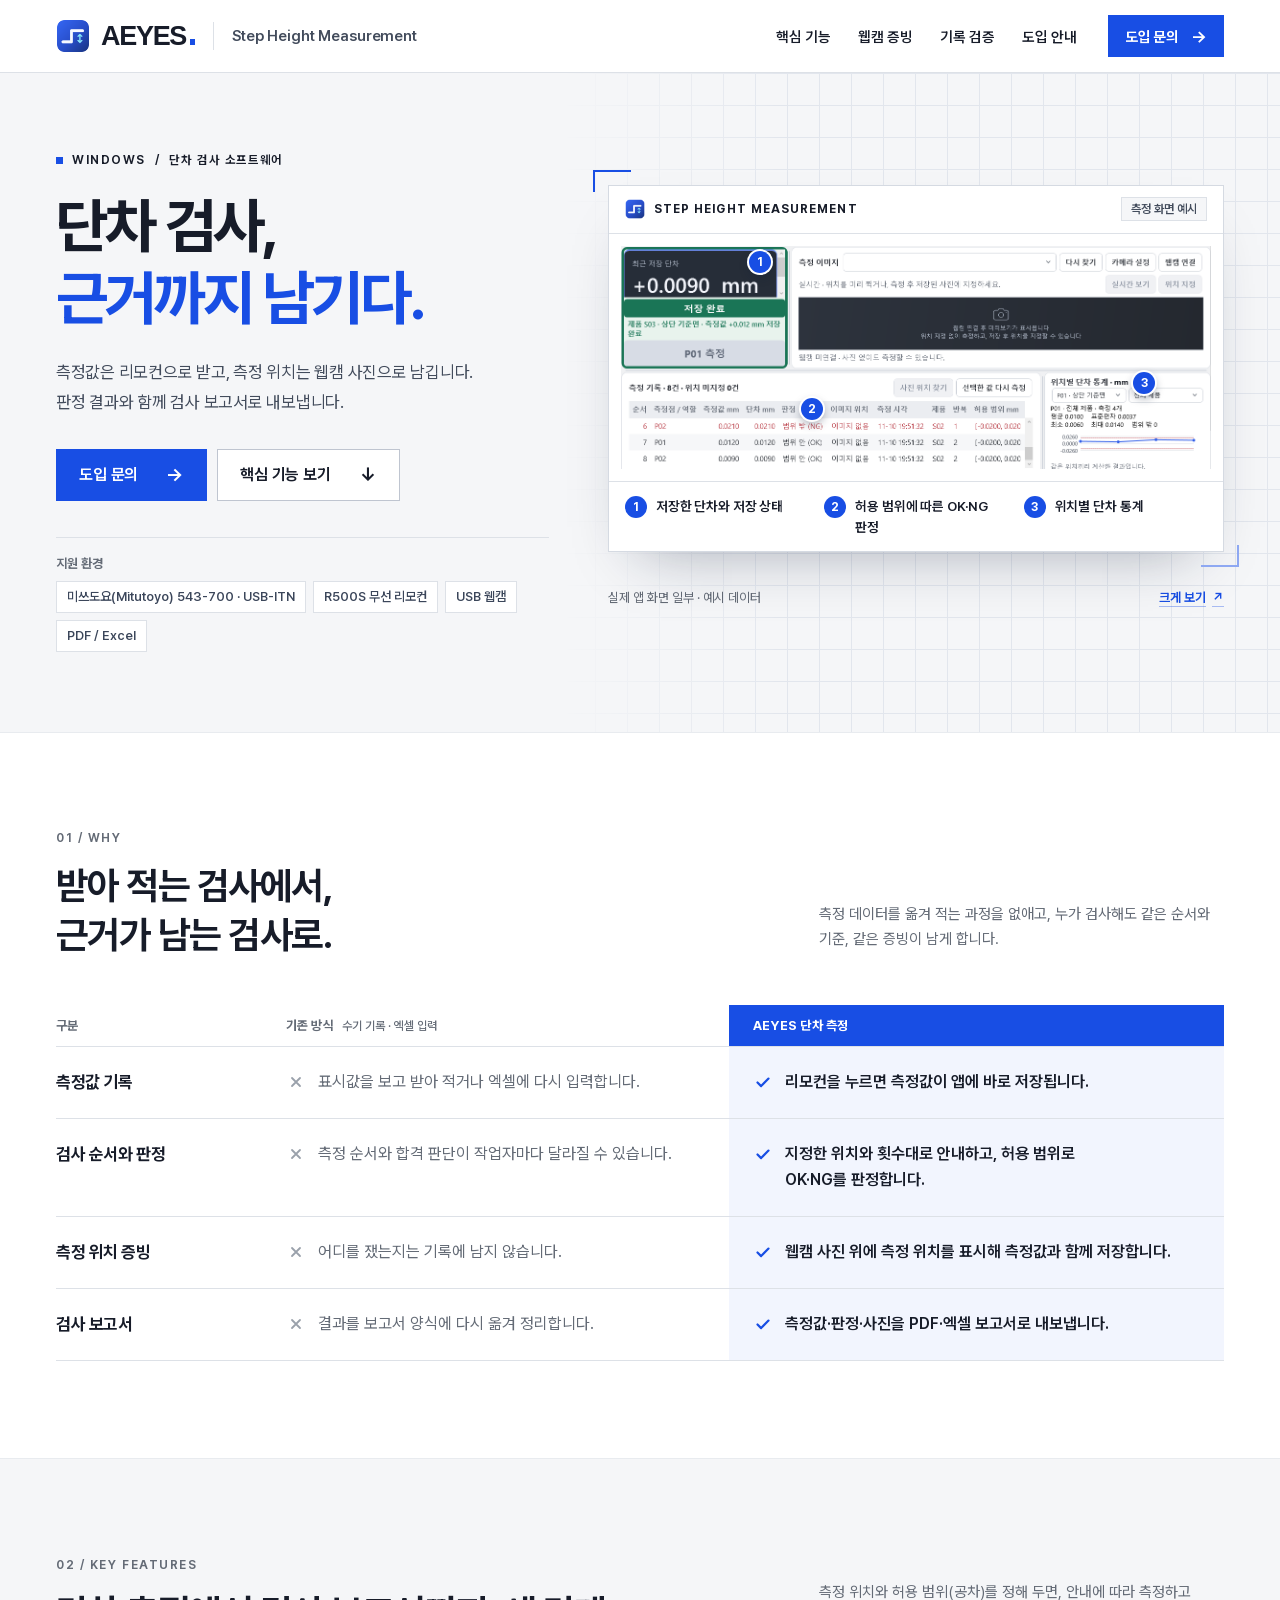
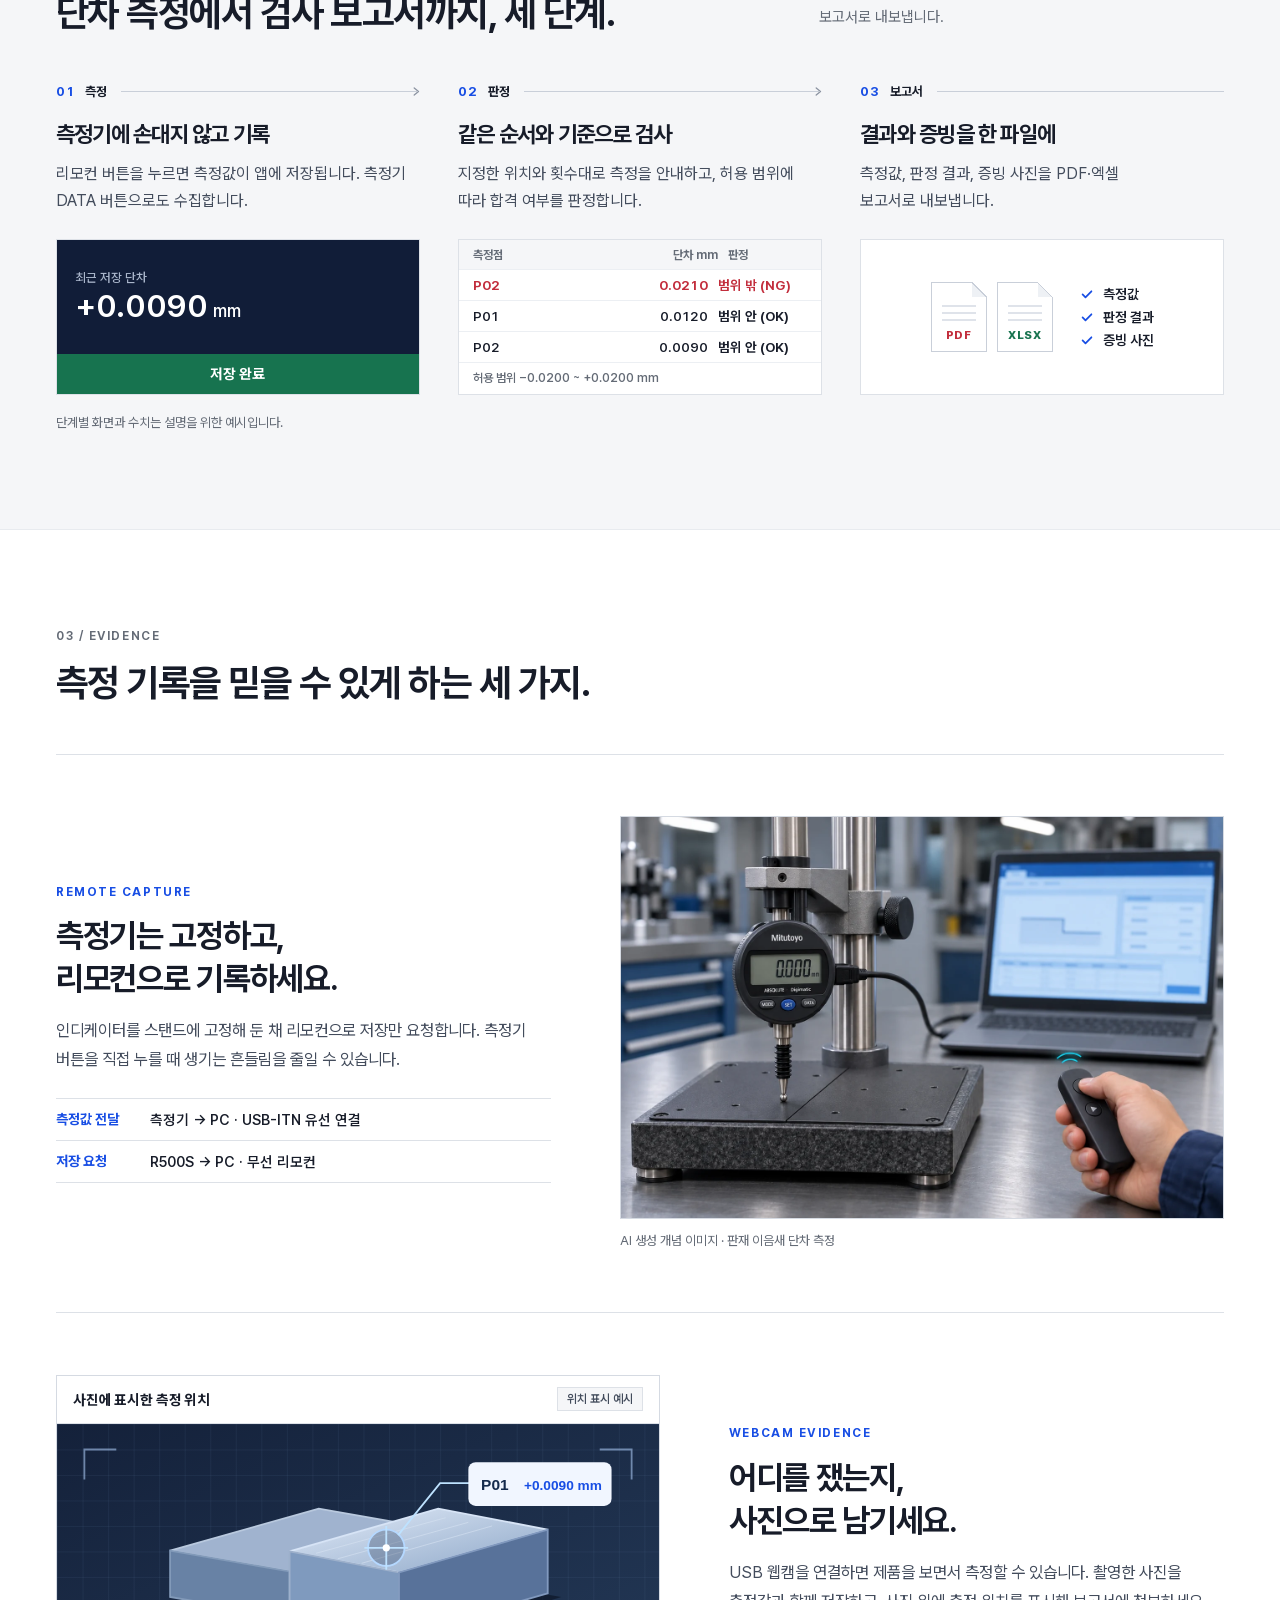
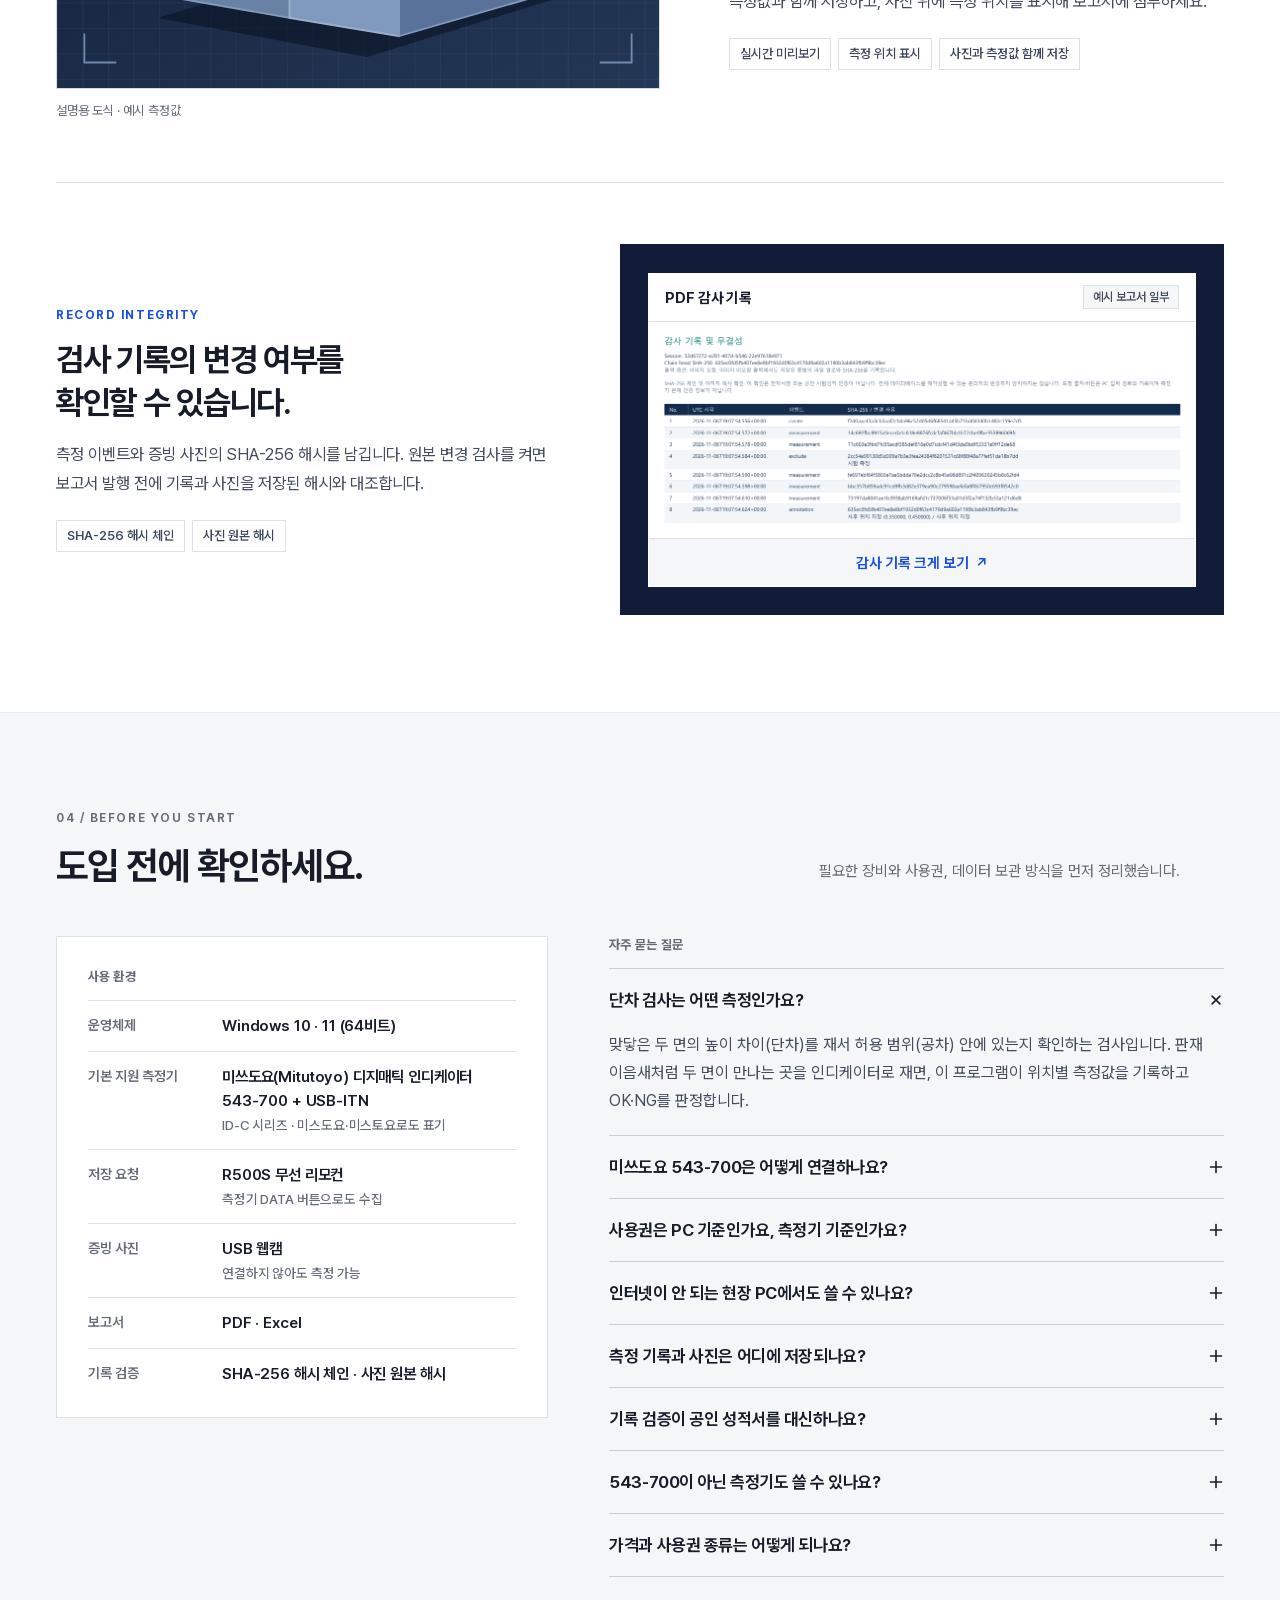
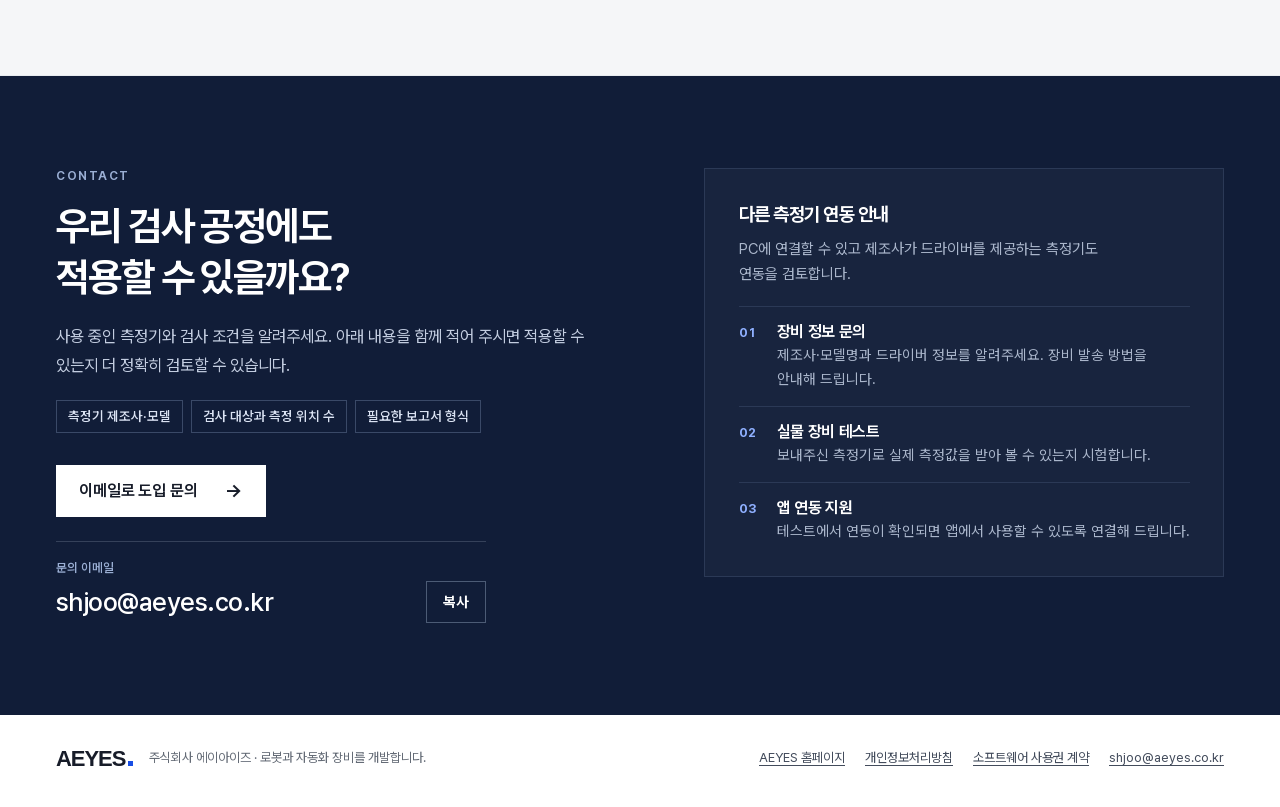
<file: products/step-height-measurement/index.html>
<!doctype html>
<html lang="ko">
<head>
  <meta charset="utf-8">
  <meta name="viewport" content="width=device-width, initial-scale=1">
  <title>단차 검사·단차 측정 소프트웨어 - 미쓰도요 543-700 연동 | AEYES</title>
  <meta name="description" content="미쓰도요(Mitutoyo·미스도요) 디지매틱 인디케이터 543-700과 연동하는 단차 검사·단차 측정 소프트웨어. 측정값을 PC에 바로 저장하고, OK·NG 판정과 웹캠 사진을 PDF·엑셀 검사 보고서로 내보냅니다.">
  <meta name="keywords" content="단차 검사, 단차 측정, 단차 검사 소프트웨어, 단차 측정 프로그램, 미쓰도요, 미스도요, 미스토요, 미쯔도요, Mitutoyo, 디지매틱 인디케이터, 543-700, USB-ITN, 측정값 자동 저장, 검사 보고서">
  <meta name="robots" content="index, follow, max-image-preview:large">
  <link rel="canonical" href="https://www.aeyes.co.kr/products/step-height-measurement/">
  <meta property="og:type" content="website">
  <meta property="og:locale" content="ko_KR">
  <meta property="og:site_name" content="AEYES">
  <meta property="og:title" content="AEYES 단차 검사·단차 측정 소프트웨어">
  <meta property="og:description" content="미쓰도요 543-700 연동. 무선 리모컨으로 측정값을 수집하고, 웹캠 사진과 판정 결과를 검사 보고서로.">
  <meta property="og:url" content="https://www.aeyes.co.kr/products/step-height-measurement/">
  <meta property="og:image" content="https://www.aeyes.co.kr/products/step-height-measurement/assets/aeyes-step-height-og.jpg">
  <meta property="og:image:width" content="1200">
  <meta property="og:image:height" content="630">
  <meta property="og:image:alt" content="AEYES 단차 검사 소프트웨어와 측정 화면">
  <meta name="twitter:card" content="summary_large_image">
  <meta name="theme-color" content="#ffffff">
  <link rel="icon" type="image/png" href="assets/step-height.png">
  <link rel="preload" href="../../assets/fonts/PretendardVariable.woff2" as="font" type="font/woff2" crossorigin>
  <link rel="stylesheet" href="styles.css?v=brand-3">
  <script type="application/ld+json">
  {
    "@context": "https://schema.org",
    "@type": "SoftwareApplication",
    "@id": "https://www.aeyes.co.kr/products/step-height-measurement/#software",
    "name": "AEYES Step Height Measurement",
    "alternateName": "AEYES 단차 측정",
    "applicationCategory": "BusinessApplication",
    "operatingSystem": "Windows 10 (x64), Windows 11 (x64)",
    "inLanguage": "ko-KR",
    "url": "https://www.aeyes.co.kr/products/step-height-measurement/",
    "image": "https://www.aeyes.co.kr/products/step-height-measurement/assets/aeyes-step-height-og.jpg",
    "description": "미쓰도요(Mitutoyo) 디지매틱 인디케이터 543-700 연동 단차 검사·단차 측정 소프트웨어. 무선 리모컨 수집, USB 웹캠 사진 저장과 위치 표시, 공차 판정, PDF·엑셀 보고서, SHA-256 원본 변경 검증을 지원합니다.",
    "softwareRequirements": "Mitutoyo 543-700 디지매틱 인디케이터, USB-ITN",
    "featureList": [
      "무선 리모컨으로 측정값 수집",
      "허용 범위(공차)에 따른 OK·NG 판정",
      "USB 웹캠 사진 저장과 측정 위치 표시",
      "PDF·엑셀 검사 보고서",
      "SHA-256 원본 변경 검증"
    ],
    "keywords": "단차 검사, 단차 측정, 미쓰도요, 미스도요, Mitutoyo 543-700, 디지매틱 인디케이터",
    "publisher": {
      "@type": "Organization",
      "name": "주식회사 에이아이즈",
      "alternateName": "AEYES",
      "url": "https://www.aeyes.co.kr/"
    }
  }
  </script>
  <script type="application/ld+json">
  {
    "@context": "https://schema.org",
    "@type": "BreadcrumbList",
    "itemListElement": [
      {
        "@type": "ListItem",
        "position": 1,
        "name": "AEYES",
        "item": "https://www.aeyes.co.kr/"
      },
      {
        "@type": "ListItem",
        "position": 2,
        "name": "단차 검사·단차 측정 소프트웨어",
        "item": "https://www.aeyes.co.kr/products/step-height-measurement/"
      }
    ]
  }
  </script>
  <script type="application/ld+json">
  {
    "@context": "https://schema.org",
    "@type": "FAQPage",
    "mainEntity": [
      {
        "@type": "Question",
        "name": "단차 검사는 어떤 측정인가요?",
        "acceptedAnswer": {
          "@type": "Answer",
          "text": "맞닿은 두 면의 높이 차이(단차)를 재서 허용 범위(공차) 안에 있는지 확인하는 검사입니다. 판재 이음새처럼 두 면이 만나는 곳을 인디케이터로 재면, 이 프로그램이 위치별 측정값을 기록하고 OK·NG를 판정합니다."
        }
      },
      {
        "@type": "Question",
        "name": "미쓰도요 543-700은 어떻게 연결하나요?",
        "acceptedAnswer": {
          "@type": "Answer",
          "text": "미쓰도요(Mitutoyo, 미스도요·미스토요로도 표기) 디지매틱 인디케이터 543-700을 USB-ITN 케이블로 PC에 연결하면 프로그램이 측정값을 받습니다. 저장은 R500S 무선 리모컨이나 측정기의 DATA 버튼으로 요청합니다."
        }
      },
      {
        "@type": "Question",
        "name": "사용권은 PC 기준인가요, 측정기 기준인가요?",
        "acceptedAnswer": {
          "@type": "Answer",
          "text": "측정기 기준입니다. 실측 사용권은 등록한 측정기의 모델과 본체 시리얼에 연결되며, 등록한 측정기는 다른 지원 Windows PC에 연결해도 같은 권한으로 쓸 수 있습니다. 측정기를 추가하면 그 본체의 사용권이 필요합니다. 웹캠 연결과 촬영에는 별도 사용권이 필요하지 않습니다."
        }
      },
      {
        "@type": "Question",
        "name": "인터넷이 안 되는 현장 PC에서도 쓸 수 있나요?",
        "acceptedAnswer": {
          "@type": "Answer",
          "text": "사용권 신청과 확인에는 인터넷 연결이 필요합니다. 온라인 인증을 마친 뒤에는 인증서의 오프라인 유효기간 동안 인터넷 없이 실측할 수 있습니다. 기본 유효기간은 마지막 인증일부터 3개월이며, 개별 정책이나 기간제 사용권은 해당 조건을 따릅니다."
        }
      },
      {
        "@type": "Question",
        "name": "측정 기록과 사진은 어디에 저장되나요?",
        "acceptedAnswer": {
          "@type": "Answer",
          "text": "측정 기록, 웹캠 사진, 보고서는 사용자의 PC 또는 지정한 위치에 보관됩니다. 온라인 인증 요청에는 측정 기록과 사진이 포함되지 않습니다."
        }
      },
      {
        "@type": "Question",
        "name": "기록 검증이 공인 성적서를 대신하나요?",
        "acceptedAnswer": {
          "@type": "Answer",
          "text": "대신하지 않습니다. 저장된 해시를 기준으로 기록과 사진이 바뀌었는지 확인하는 기능이며, 전자서명이나 공인 시험성적 인증은 아닙니다. 공인 시험성적서가 필요하면 해당 검사 절차와 발급 요건을 따라야 합니다."
        }
      },
      {
        "@type": "Question",
        "name": "543-700이 아닌 측정기도 쓸 수 있나요?",
        "acceptedAnswer": {
          "@type": "Answer",
          "text": "PC에 연결할 수 있고 제조사가 드라이버를 제공하는 측정기는 연동을 검토합니다. 제조사와 모델명을 알려주시면 실물 장비로 시험한 뒤 연동 여부를 안내해 드립니다."
        }
      },
      {
        "@type": "Question",
        "name": "가격과 사용권 종류는 어떻게 되나요?",
        "acceptedAnswer": {
          "@type": "Answer",
          "text": "사용권의 종류와 유효기간은 공급 조건으로 정합니다. 사용할 측정기 대수와 검사 환경을 알려주시면 조건을 안내해 드립니다."
        }
      }
    ]
  }
  </script>
</head>
<body class="product-page">
  <a class="skip-link" href="#main">본문으로 건너뛰기</a>
  <header class="site-header">
    <div class="container header-inner">
      <a class="brand" href="./" aria-label="AEYES 단차 측정 상품 페이지">
        <img src="assets/step-height.png" alt="" width="34" height="34">
        <span class="wordmark">AEYES</span>
        <span class="product-name">Step Height Measurement</span>
      </a>
      <nav aria-label="상품 페이지 메뉴" class="site-nav">
        <a class="nav-section" href="#features">핵심 기능</a>
        <a class="nav-section" href="#webcam">웹캠 증빙</a>
        <a class="nav-section" href="#integrity">기록 검증</a>
        <a class="nav-section" href="#faq">도입 안내</a>
        <a class="button button-primary button-small" href="#contact">도입 문의 <span class="arrow" aria-hidden="true">→</span></a>
      </nav>
    </div>
  </header>

  <main id="main">
    <section class="hero" aria-labelledby="headline">
      <div class="container hero-inner">
        <div class="hero-copy">
          <p class="eyebrow"><span class="square" aria-hidden="true"></span>WINDOWS <span aria-hidden="true">/</span> 단차 검사 소프트웨어</p>
          <h1 id="headline">단차 검사,<br><span>근거까지 남기다.</span></h1>
          <p class="hero-description">측정값은 리모컨으로 받고, 측정 위치는 웹캠 사진으로 남깁니다.<br class="desktop-break"> 판정 결과와 함께 검사 보고서로 내보냅니다.</p>
          <div class="hero-actions">
            <a class="button button-primary" href="#contact">도입 문의 <span class="arrow" aria-hidden="true">→</span></a>
            <a class="button button-outline" href="#features">핵심 기능 보기 <span class="arrow" aria-hidden="true">↓</span></a>
          </div>
          <div class="hero-facts">
            <span class="facts-label">지원 환경</span>
            <ul class="tags" aria-label="지원 장비 및 보고서 형식">
              <li>미쓰도요(Mitutoyo) 543-700 · USB-ITN</li>
              <li>R500S 무선 리모컨</li>
              <li>USB 웹캠</li>
              <li>PDF / Excel</li>
            </ul>
          </div>
        </div>

        <div class="hero-visual">
          <figure>
            <div class="app-shot">
              <div class="frame-bar">
                <span class="shot-title"><img src="assets/step-height.png" alt="" width="20" height="20"> <span>STEP HEIGHT MEASUREMENT</span></span>
                <span class="frame-tag">측정 화면 예시</span>
              </div>
              <div class="shot-canvas">
                <img src="assets/measurement-example.webp" width="1229" height="466" alt="AEYES 단차 측정 화면 예시. 저장된 단차, 허용 범위에 따른 OK·NG 판정, 위치별 통계가 표시됩니다." fetchpriority="high">
                <span class="pin pin-1" aria-hidden="true">1</span>
                <span class="pin pin-2" aria-hidden="true">2</span>
                <span class="pin pin-3" aria-hidden="true">3</span>
              </div>
              <ol class="shot-legend" role="list">
                <li>저장한 단차와 저장 상태</li>
                <li>허용 범위에 따른 OK·NG 판정</li>
                <li>위치별 단차 통계</li>
              </ol>
            </div>
            <figcaption class="media-caption">
              <span>실제 앱 화면 일부 · 예시 데이터</span>
              <a class="text-link" href="assets/measurement-example.webp" target="_blank" rel="noopener" aria-label="앱 화면 크게 보기 (새 탭)">크게 보기 <span aria-hidden="true">↗</span></a>
            </figcaption>
          </figure>
        </div>
      </div>
    </section>

    <section class="section" aria-labelledby="why-title">
      <div id="why" class="container">
        <div class="section-top">
          <div>
            <p class="eyebrow">01 / WHY</p>
            <h2 id="why-title">받아 적는 검사에서,<br>근거가 남는 검사로.</h2>
          </div>
          <p class="section-note">측정 데이터를 옮겨 적는 과정을 없애고, 누가 검사해도 같은 순서와 기준, 같은 증빙이 남게 합니다.</p>
        </div>
        <div class="compare">
          <div class="compare-head" aria-hidden="true">
            <span>구분</span>
            <span>기존 방식<small>수기 기록 · 엑셀 입력</small></span>
            <span>AEYES 단차 측정</span>
          </div>
          <ul class="compare-list" role="list">
            <li>
              <h3>측정값 기록</h3>
              <p class="before"><span class="cmp-label">기존</span>표시값을 보고 받아 적거나 엑셀에 다시 입력합니다.</p>
              <p class="after"><span class="cmp-label">도입 후</span>리모컨을 누르면 측정값이 앱에 바로 저장됩니다.</p>
            </li>
            <li>
              <h3>검사 순서와 판정</h3>
              <p class="before"><span class="cmp-label">기존</span>측정 순서와 합격 판단이 작업자마다 달라질 수 있습니다.</p>
              <p class="after"><span class="cmp-label">도입 후</span>지정한 위치와 횟수대로 안내하고, 허용 범위로 OK·NG를 판정합니다.</p>
            </li>
            <li>
              <h3>측정 위치 증빙</h3>
              <p class="before"><span class="cmp-label">기존</span>어디를 쟀는지는 기록에 남지 않습니다.</p>
              <p class="after"><span class="cmp-label">도입 후</span>웹캠 사진 위에 측정 위치를 표시해 측정값과 함께 저장합니다.</p>
            </li>
            <li>
              <h3>검사 보고서</h3>
              <p class="before"><span class="cmp-label">기존</span>결과를 보고서 양식에 다시 옮겨 정리합니다.</p>
              <p class="after"><span class="cmp-label">도입 후</span>측정값·판정·사진을 PDF·엑셀 보고서로 내보냅니다.</p>
            </li>
          </ul>
        </div>
      </div>
    </section>

    <section class="section section-paper" aria-labelledby="features-title">
      <div id="features" class="container">
        <div class="section-top">
          <div>
            <p class="eyebrow">02 / KEY FEATURES</p>
            <h2 id="features-title">단차 측정에서 <span class="keep-together">검사 보고서까지,</span> 세 단계.</h2>
          </div>
          <p class="section-note">측정 위치와 허용 범위(공차)를 정해 두면, 안내에 따라 측정하고 보고서로 내보냅니다.</p>
        </div>
        <ol class="steps" role="list">
          <li class="step">
            <div class="step-head"><span class="step-no">01</span><span>측정</span></div>
            <h3>측정기에 손대지 않고 기록</h3>
            <p>리모컨 버튼을 누르면 측정값이 앱에 저장됩니다. 측정기 DATA 버튼으로도 수집합니다.</p>
            <div class="mini mini-reading" role="img" aria-label="예시 화면. 최근 저장 단차 +0.0090 mm, 저장 완료.">
              <div class="reading-screen">
                <span class="reading-label">최근 저장 단차</span>
                <span class="reading-value">+0.0090<small>mm</small></span>
              </div>
              <div class="reading-status">저장 완료</div>
            </div>
          </li>
          <li class="step">
            <div class="step-head"><span class="step-no">02</span><span>판정</span></div>
            <h3>같은 순서와 기준으로 검사</h3>
            <p>지정한 위치와 횟수대로 측정을 안내하고, 허용 범위에 따라 합격 여부를 판정합니다.</p>
            <div class="mini mini-judge" role="img" aria-label="예시 판정표. 허용 범위 -0.0200에서 +0.0200 mm 기준으로 P02 0.0210은 범위 밖(NG), P01 0.0120과 P02 0.0090은 범위 안(OK).">
              <div class="judge-row judge-head"><span>측정점</span><span>단차 mm</span><span>판정</span></div>
              <div class="judge-row is-ng"><span>P02</span><span>0.0210</span><span>범위 밖 (NG)</span></div>
              <div class="judge-row"><span>P01</span><span>0.0120</span><span>범위 안 (OK)</span></div>
              <div class="judge-row"><span>P02</span><span>0.0090</span><span>범위 안 (OK)</span></div>
              <div class="judge-range">허용 범위 −0.0200 ~ +0.0200 mm</div>
            </div>
          </li>
          <li class="step">
            <div class="step-head"><span class="step-no">03</span><span>보고서</span></div>
            <h3>결과와 증빙을 한 파일에</h3>
            <p>측정값, 판정 결과, 증빙 사진을 PDF·엑셀 보고서로 내보냅니다.</p>
            <div class="mini mini-report" role="img" aria-label="보고서 예시. PDF와 엑셀 파일에 측정값, 판정 결과, 증빙 사진을 담습니다.">
              <div class="files"><span class="file file-pdf">PDF</span><span class="file file-xlsx">XLSX</span></div>
              <ul class="report-items">
                <li>측정값</li>
                <li>판정 결과</li>
                <li>증빙 사진</li>
              </ul>
            </div>
          </li>
        </ol>
        <p class="steps-note">단계별 화면과 수치는 설명을 위한 예시입니다.</p>
      </div>
    </section>

    <section class="section" aria-labelledby="evidence-title">
      <div id="evidence" class="container">
        <div class="section-top">
          <div>
            <p class="eyebrow">03 / EVIDENCE</p>
            <h2 id="evidence-title">측정 기록을 믿을 수 있게 하는 세 가지.</h2>
          </div>
        </div>

        <div id="capture" class="feature-row">
          <div class="feature-copy">
            <p class="feature-label">REMOTE CAPTURE</p>
            <h3>측정기는 고정하고,<br class="desktop-break"> 리모컨으로 기록하세요.</h3>
            <p>인디케이터를 스탠드에 고정해 둔 채 리모컨으로 저장만 요청합니다. 측정기 버튼을 직접 누를 때 생기는 흔들림을 줄일 수 있습니다.</p>
            <dl class="capture-paths">
              <div><dt>측정값 전달</dt><dd>측정기 → PC · USB-ITN 유선 연결</dd></div>
              <div><dt>저장 요청</dt><dd>R500S → PC · 무선 리모컨</dd></div>
            </dl>
          </div>
          <figure class="feature-media">
            <div class="frame">
              <img src="assets/panel-seam-capture-concept.webp" width="1440" height="960" alt="스탠드에 고정한 미쓰도요 디지매틱 인디케이터로 두 판재의 이음새 옆 표면을 재고, 무선 리모컨으로 PC에 값을 저장하는 개념 이미지." loading="lazy" decoding="async">
            </div>
            <figcaption class="media-caption">AI 생성 개념 이미지 · 판재 이음새 단차 측정</figcaption>
          </figure>
        </div>

        <div id="webcam" class="feature-row is-flipped">
          <div class="feature-copy">
            <p class="feature-label">WEBCAM EVIDENCE</p>
            <h3>어디를 쟀는지,<br class="desktop-break"> 사진으로 남기세요.</h3>
            <p>USB 웹캠을 연결하면 제품을 보면서 측정할 수 있습니다. 촬영한 사진을 측정값과 함께 저장하고, 사진 위에 측정 위치를 표시해 보고서에 첨부하세요.</p>
            <ul class="tags" aria-label="웹캠 기능">
              <li>실시간 미리보기</li>
              <li>측정 위치 표시</li>
              <li>사진과 측정값 함께 저장</li>
            </ul>
          </div>
          <figure class="feature-media">
            <div class="frame">
              <div class="frame-bar">
                <strong>사진에 표시한 측정 위치</strong>
                <span class="frame-tag">위치 표시 예시</span>
              </div>
              <img src="assets/webcam-position-example.svg" width="660" height="290" alt="설명용 도식. 두 높이가 다른 시편 표면 위의 측정 위치 P01을 표시하고, 해당 단차값과 연결한 예시입니다." loading="lazy" decoding="async">
            </div>
            <figcaption class="media-caption">설명용 도식 · 예시 측정값</figcaption>
          </figure>
        </div>

        <div id="integrity" class="feature-row">
          <div class="feature-copy">
            <p class="feature-label">RECORD INTEGRITY</p>
            <h3>검사 기록의 변경 여부를<br class="desktop-break"> 확인할 수 있습니다.</h3>
            <p>측정 이벤트와 증빙 사진의 <span class="keep-together">SHA-256</span> 해시를 남깁니다. 원본 변경 검사를 켜면 보고서 발행 전에 기록과 사진을 저장된 해시와 대조합니다.</p>
            <ul class="tags" aria-label="원본 변경 검증 기능">
              <li>SHA-256 해시 체인</li>
              <li>사진 원본 해시</li>
            </ul>
          </div>
          <figure class="feature-media media-stage">
            <div class="frame">
              <div class="frame-bar">
                <strong>PDF 감사 기록</strong>
                <span class="frame-tag">예시 보고서 일부</span>
              </div>
              <a class="audit-image-link" href="assets/audit-example.webp" target="_blank" rel="noopener" aria-label="PDF 감사 기록 예시 이미지 크게 보기 (새 탭)">
                <img src="assets/audit-example.webp" width="1056" height="389" alt="PDF 감사 기록의 예시. 측정 이벤트별 UTC 시각, 변경 사유, SHA-256 해시가 표시됩니다." loading="lazy" decoding="async">
                <span class="audit-open">감사 기록 크게 보기 <span aria-hidden="true">↗</span></span>
              </a>
            </div>
          </figure>
        </div>
      </div>
    </section>

    <section class="section section-paper" aria-labelledby="faq-title">
      <div id="faq" class="container">
        <div class="section-top">
          <div>
            <p class="eyebrow">04 / BEFORE YOU START</p>
            <h2 id="faq-title">도입 전에 확인하세요.</h2>
          </div>
          <p class="section-note">필요한 장비와 사용권, 데이터 보관 방식을 먼저 정리했습니다.</p>
        </div>
        <div class="faq-layout">
          <div class="spec-card">
            <h3>사용 환경</h3>
            <dl class="spec-list">
              <div><dt>운영체제</dt><dd>Windows 10 · 11 (64비트)</dd></div>
              <div><dt>기본 지원 측정기</dt><dd>미쓰도요(Mitutoyo) 디지매틱 인디케이터 <span class="keep-together">543-700 + USB-ITN</span> <small>ID-C 시리즈 · 미스도요·미스토요로도 표기</small></dd></div>
              <div><dt>저장 요청</dt><dd>R500S 무선 리모컨 <small>측정기 DATA 버튼으로도 수집</small></dd></div>
              <div><dt>증빙 사진</dt><dd>USB 웹캠 <small>연결하지 않아도 측정 가능</small></dd></div>
              <div><dt>보고서</dt><dd>PDF · Excel</dd></div>
              <div><dt>기록 검증</dt><dd>SHA-256 해시 체인 · 사진 원본 해시</dd></div>
            </dl>
          </div>
          <div class="faq-list">
            <h3>자주 묻는 질문</h3>
            <div class="faq-items">
              <details open>
                <summary>단차 검사는 어떤 측정인가요?</summary>
                <div class="faq-answer">
                  <p>맞닿은 두 면의 높이 차이(단차)를 재서 허용 범위(공차) 안에 있는지 확인하는 검사입니다. 판재 이음새처럼 두 면이 만나는 곳을 인디케이터로 재면, 이 프로그램이 위치별 측정값을 기록하고 OK·NG를 판정합니다.</p>
                </div>
              </details>
              <details>
                <summary>미쓰도요 543-700은 어떻게 연결하나요?</summary>
                <div class="faq-answer">
                  <p>미쓰도요(Mitutoyo, 미스도요·미스토요로도 표기) 디지매틱 인디케이터 543-700을 USB-ITN 케이블로 PC에 연결하면 프로그램이 측정값을 받습니다. 저장은 R500S 무선 리모컨이나 측정기의 DATA 버튼으로 요청합니다.</p>
                </div>
              </details>
              <details>
                <summary>사용권은 PC 기준인가요, 측정기 기준인가요?</summary>
                <div class="faq-answer">
                  <p>측정기 기준입니다. 실측 사용권은 등록한 측정기의 모델과 본체 시리얼에 연결되며, 등록한 측정기는 다른 지원 Windows PC에 연결해도 같은 권한으로 쓸 수 있습니다. 측정기를 추가하면 그 본체의 사용권이 필요합니다. 웹캠 연결과 촬영에는 별도 사용권이 필요하지 않습니다.</p>
                  <a class="text-link" href="eula.html">소프트웨어 사용권 계약 <span aria-hidden="true">→</span></a>
                </div>
              </details>
              <details>
                <summary>인터넷이 안 되는 현장 PC에서도 쓸 수 있나요?</summary>
                <div class="faq-answer">
                  <p>사용권 신청과 확인에는 인터넷 연결이 필요합니다. 온라인 인증을 마친 뒤에는 인증서의 오프라인 유효기간 동안 인터넷 없이 실측할 수 있습니다. 기본 유효기간은 마지막 인증일부터 3개월이며, 개별 정책이나 기간제 사용권은 해당 조건을 따릅니다.</p>
                </div>
              </details>
              <details>
                <summary>측정 기록과 사진은 어디에 저장되나요?</summary>
                <div class="faq-answer">
                  <p>측정 기록, 웹캠 사진, 보고서는 사용자의 PC 또는 지정한 위치에 보관됩니다. 온라인 인증 요청에는 측정 기록과 사진이 포함되지 않습니다.</p>
                  <a class="text-link" href="privacy.html">개인정보처리방침 <span aria-hidden="true">→</span></a>
                </div>
              </details>
              <details>
                <summary>기록 검증이 공인 성적서를 대신하나요?</summary>
                <div class="faq-answer">
                  <p>대신하지 않습니다. 저장된 해시를 기준으로 기록과 사진이 바뀌었는지 확인하는 기능이며, 전자서명이나 공인 시험성적 인증은 아닙니다. 공인 시험성적서가 필요하면 해당 검사 절차와 발급 요건을 따라야 합니다.</p>
                </div>
              </details>
              <details>
                <summary>543-700이 아닌 측정기도 쓸 수 있나요?</summary>
                <div class="faq-answer">
                  <p>PC에 연결할 수 있고 제조사가 드라이버를 제공하는 측정기는 연동을 검토합니다. 제조사와 모델명을 알려주시면 실물 장비로 시험한 뒤 연동 여부를 안내해 드립니다.</p>
                  <a class="text-link" href="#integration">연동 절차 보기 <span aria-hidden="true">↓</span></a>
                </div>
              </details>
              <details>
                <summary>가격과 사용권 종류는 어떻게 되나요?</summary>
                <div class="faq-answer">
                  <p>사용권의 종류와 유효기간은 공급 조건으로 정합니다. 사용할 측정기 대수와 검사 환경을 알려주시면 조건을 안내해 드립니다.</p>
                  <a class="text-link" href="#contact">도입 문의 <span aria-hidden="true">↓</span></a>
                </div>
              </details>
            </div>
          </div>
        </div>
      </div>
    </section>

    <section class="contact" aria-labelledby="contact-title">
      <div id="contact" class="container contact-grid">
        <div class="contact-main">
          <p class="eyebrow">CONTACT</p>
          <h2 id="contact-title">우리 검사 공정에도<br class="desktop-break"> 적용할 수 있을까요?</h2>
          <p class="contact-summary">사용 중인 측정기와 검사 조건을 알려주세요. 아래 내용을 함께 적어 주시면 적용할 수 있는지 더 정확히 검토할 수 있습니다.</p>
          <ul class="contact-checklist" aria-label="문의할 때 적어 주실 내용">
            <li>측정기 제조사·모델</li>
            <li>검사 대상과 측정 위치 수</li>
            <li>필요한 보고서 형식</li>
          </ul>
          <div class="contact-actions">
            <a class="button button-light" href="mailto:shjoo@aeyes.co.kr?subject=AEYES%20%EB%8B%A8%EC%B0%A8%20%EC%B8%A1%EC%A0%95%20%EB%8F%84%EC%9E%85%20%EB%AC%B8%EC%9D%98&amp;body=AEYES%20%EB%8B%A8%EC%B0%A8%20%EC%B8%A1%EC%A0%95%20%EB%8F%84%EC%9E%85%EC%9D%84%20%EB%AC%B8%EC%9D%98%ED%95%A9%EB%8B%88%EB%8B%A4.%0D%0A%0D%0A-%20%ED%9A%8C%EC%82%AC%EB%AA%85%20%2F%20%EB%8B%B4%EB%8B%B9%EC%9E%90%3A%20%0D%0A-%20%EC%82%AC%EC%9A%A9%20%EC%A4%91%EC%9D%B8%20%EC%B8%A1%EC%A0%95%EA%B8%B0%28%EC%A0%9C%EC%A1%B0%EC%82%AC%C2%B7%EB%AA%A8%EB%8D%B8%29%3A%20%0D%0A-%20%EA%B2%80%EC%82%AC%20%EB%8C%80%EC%83%81%EA%B3%BC%20%EC%B8%A1%EC%A0%95%20%EC%9C%84%EC%B9%98%20%EC%88%98%3A%20%0D%0A-%20%ED%95%84%EC%9A%94%ED%95%9C%20%EB%B3%B4%EA%B3%A0%EC%84%9C%20%ED%98%95%EC%8B%9D%28PDF%C2%B7%EC%97%91%EC%85%80%29%3A%20%0D%0A-%20%EB%AC%B8%EC%9D%98%20%EB%82%B4%EC%9A%A9%3A%20%0D%0A">이메일로 도입 문의 <span class="arrow" aria-hidden="true">→</span></a>
            <div class="contact-address">
              <span class="contact-email-label">문의 이메일</span>
              <div class="contact-email-row">
                <span id="inquiry-email" class="contact-email">shjoo@aeyes.co.kr</span>
                <button id="copy-inquiry-email" class="button button-ghost button-small" type="button" aria-label="문의 이메일 주소 복사" hidden>복사</button>
              </div>
              <span id="inquiry-copy-status" class="contact-copy-status" role="status"></span>
            </div>
          </div>
        </div>
        <div id="integration" class="device-integration">
          <h3>다른 측정기 연동 안내</h3>
          <p>PC에 연결할 수 있고 제조사가 드라이버를 제공하는 측정기도 연동을 검토합니다.</p>
          <ol class="integration-steps" role="list">
            <li><strong>장비 정보 문의</strong><p>제조사·모델명과 드라이버 정보를 알려주세요. 장비 발송 방법을 안내해 드립니다.</p></li>
            <li><strong>실물 장비 테스트</strong><p>보내주신 측정기로 실제 측정값을 받아 볼 수 있는지 시험합니다.</p></li>
            <li><strong>앱 연동 지원</strong><p>테스트에서 연동이 확인되면 앱에서 사용할 수 있도록 연결해 드립니다.</p></li>
          </ol>
        </div>
      </div>
    </section>
  </main>

  <footer class="container site-footer">
    <div class="footer-brand">
      <span class="wordmark">AEYES</span>
      <span>주식회사 에이아이즈 · 로봇과 자동화 장비를 개발합니다.</span>
    </div>
    <nav class="footer-links" aria-label="회사, 정책과 문의">
      <a href="/">AEYES 홈페이지</a>
      <a href="privacy.html">개인정보처리방침</a>
      <a href="eula.html">소프트웨어 사용권 계약</a>
      <a href="mailto:shjoo@aeyes.co.kr">shjoo@aeyes.co.kr</a>
    </nav>
  </footer>
  <script>
    const inquiryEmail = document.getElementById("inquiry-email");
    const copyInquiryEmail = document.getElementById("copy-inquiry-email");
    const inquiryCopyStatus = document.getElementById("inquiry-copy-status");

    copyInquiryEmail.hidden = false;
    copyInquiryEmail.addEventListener("click", async () => {
      try {
        await navigator.clipboard.writeText(inquiryEmail.textContent.trim());
        inquiryCopyStatus.textContent = "이메일 주소를 복사했습니다.";
      } catch {
        const selection = window.getSelection();
        const addressRange = document.createRange();
        addressRange.selectNodeContents(inquiryEmail);
        selection.removeAllRanges();
        selection.addRange(addressRange);
        inquiryCopyStatus.textContent = "선택한 주소를 복사해 주세요.";
      }
    });
  </script>
</body>
</html>
</file>
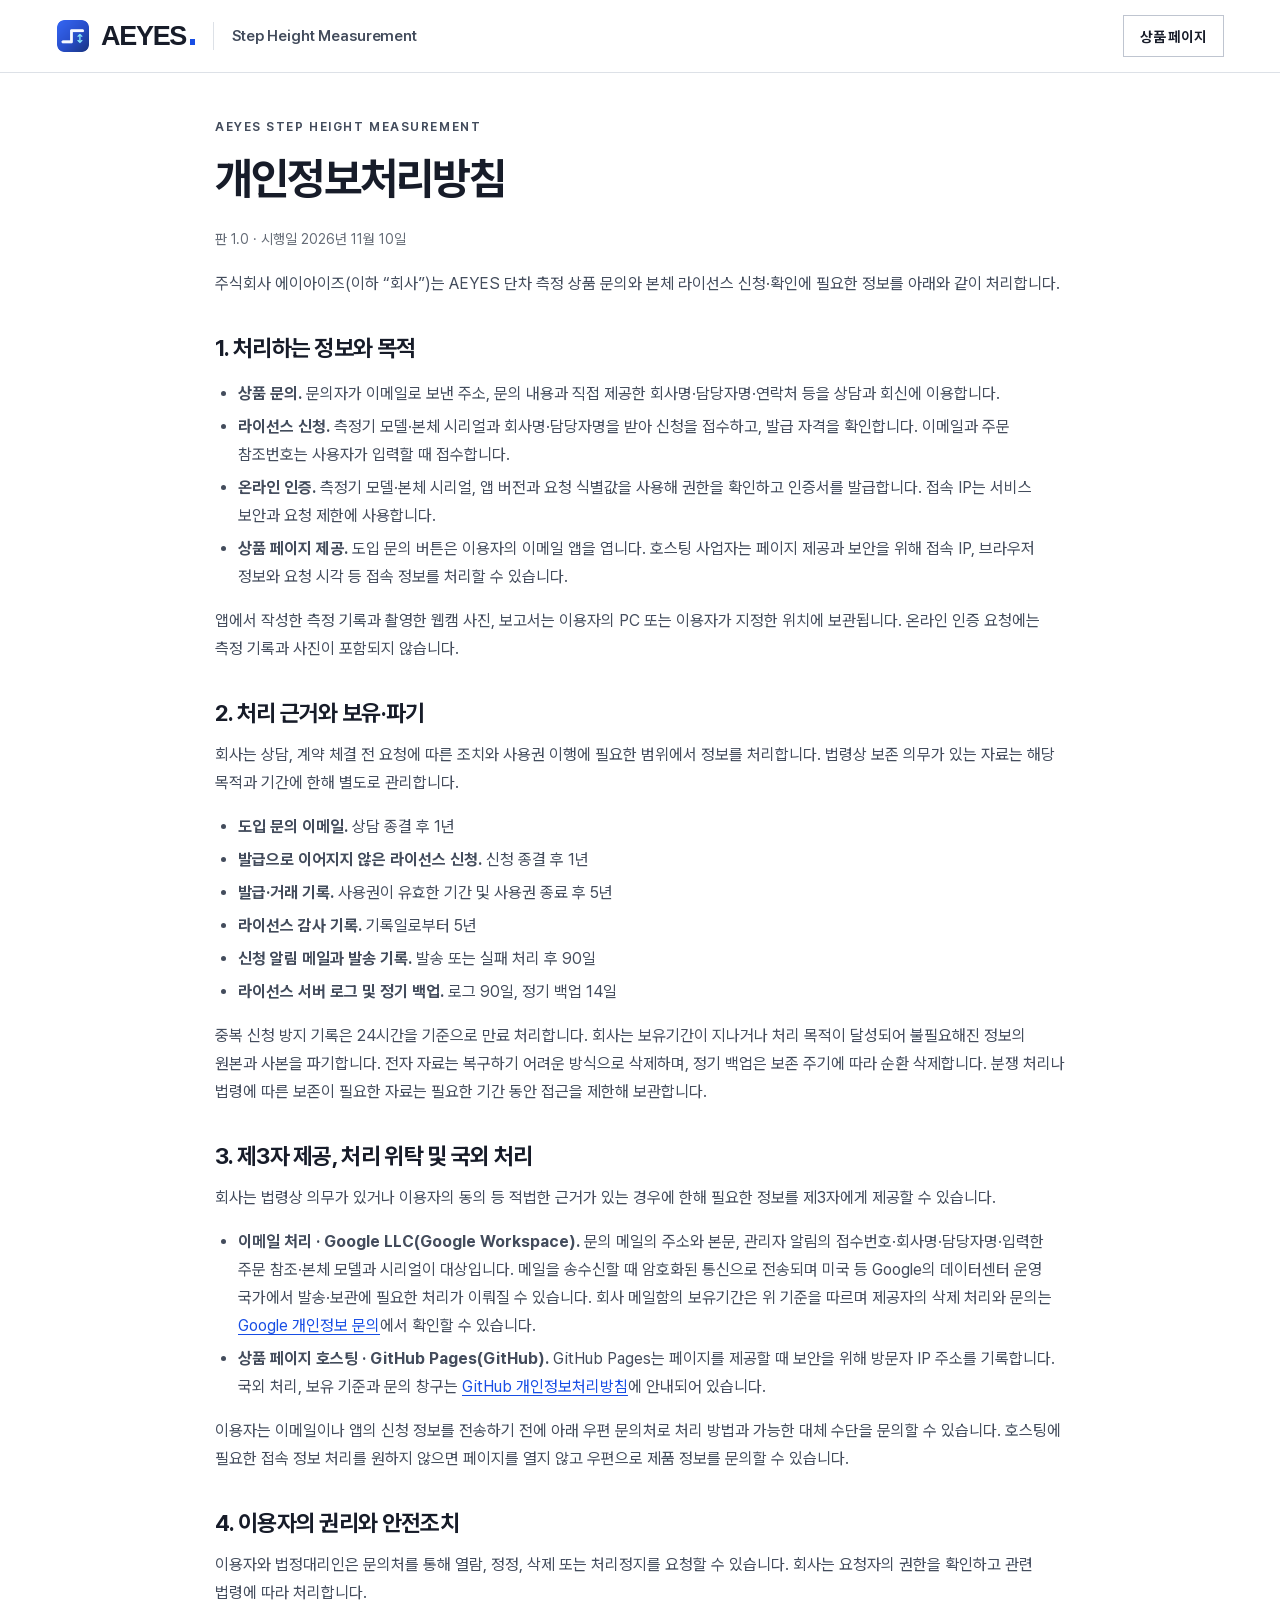
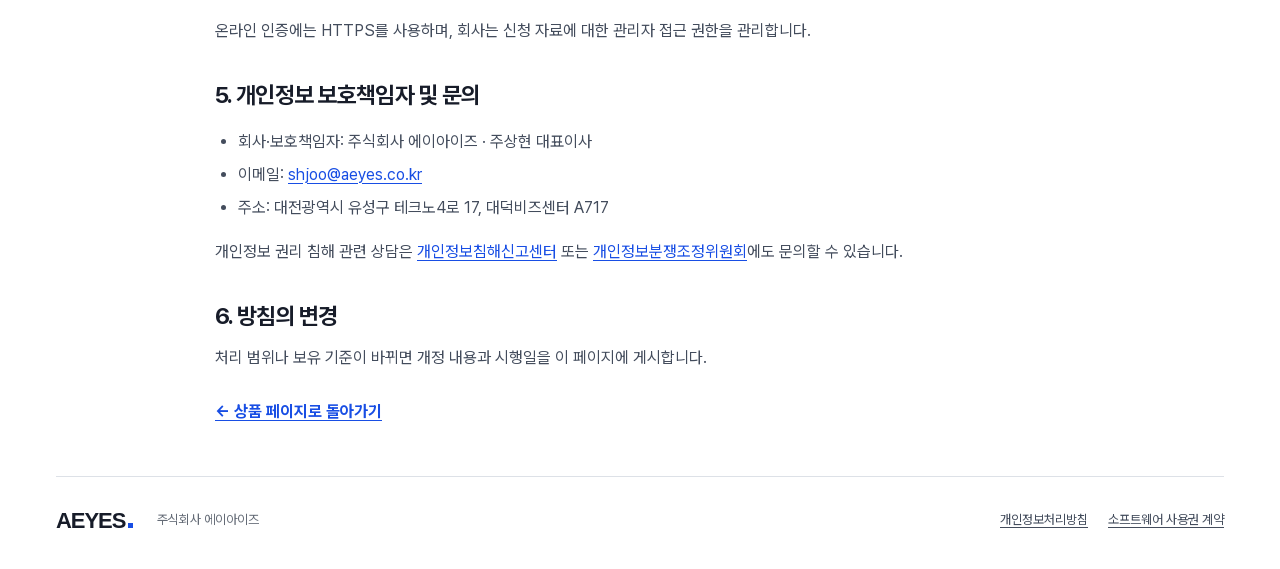
<file: products/step-height-measurement/privacy.html>
<!doctype html>
<html lang="ko">
<head>
  <meta charset="utf-8">
  <meta name="viewport" content="width=device-width, initial-scale=1">
  <title>개인정보처리방침 | AEYES 단차 측정</title>
  <meta name="description" content="AEYES 단차 측정 상품 문의와 측정기 본체 라이선스의 개인정보 처리에 관한 안내.">
  <meta name="robots" content="noindex, follow">
  <link rel="icon" type="image/png" href="assets/step-height.png">
  <link rel="stylesheet" href="styles.css">
</head>
<body>
  <a class="skip-link" href="#main">본문으로 건너뛰기</a>
  <header class="site-header">
    <div class="container header-inner">
      <a class="brand" href="./" aria-label="AEYES 단차 측정 상품 페이지">
        <img src="assets/step-height.png" alt="" width="38" height="38">
        <span class="wordmark">AEYES</span>
        <span class="product-name">Step Height Measurement</span>
      </a>
      <a class="button button-outline button-small" href="./">상품 페이지</a>
    </div>
  </header>
  <main id="main" class="legal">
    <p class="eyebrow">AEYES STEP HEIGHT MEASUREMENT</p>
    <h1>개인정보처리방침</h1>
    <p class="policy-version">판 1.0 · 시행일 <time datetime="2026-11-10">2026년 11월 10일</time></p>
    <p>주식회사 에이아이즈(이하 “회사”)는 AEYES 단차 측정 상품 문의와 본체 라이선스 신청·확인에 필요한 정보를 아래와 같이 처리합니다.</p>

    <h2>1. 처리하는 정보와 목적</h2>
    <ul>
      <li><strong>상품 문의.</strong> 문의자가 이메일로 보낸 주소, 문의 내용과 직접 제공한 회사명·담당자명·연락처 등을 상담과 회신에 이용합니다.</li>
      <li><strong>라이선스 신청.</strong> 측정기 모델·본체 시리얼과 회사명·담당자명을 받아 신청을 접수하고, 발급 자격을 확인합니다. 이메일과 주문 참조번호는 사용자가 입력할 때 접수합니다.</li>
      <li><strong>온라인 인증.</strong> 측정기 모델·본체 시리얼, 앱 버전과 요청 식별값을 사용해 권한을 확인하고 인증서를 발급합니다. 접속 IP는 서비스 보안과 요청 제한에 사용합니다.</li>
      <li><strong>상품 페이지 제공.</strong> 도입 문의 버튼은 이용자의 이메일 앱을 엽니다. 호스팅 사업자는 페이지 제공과 보안을 위해 접속 IP, 브라우저 정보와 요청 시각 등 접속 정보를 처리할 수 있습니다.</li>
    </ul>
    <p>앱에서 작성한 측정 기록과 촬영한 웹캠 사진, 보고서는 이용자의 PC 또는 이용자가 지정한 위치에 보관됩니다. 온라인 인증 요청에는 측정 기록과 사진이 포함되지 않습니다.</p>

    <h2>2. 처리 근거와 보유·파기</h2>
    <p>회사는 상담, 계약 체결 전 요청에 따른 조치와 사용권 이행에 필요한 범위에서 정보를 처리합니다. 법령상 보존 의무가 있는 자료는 해당 목적과 기간에 한해 별도로 관리합니다.</p>
    <ul>
      <li><strong>도입 문의 이메일.</strong> 상담 종결 후 1년</li>
      <li><strong>발급으로 이어지지 않은 라이선스 신청.</strong> 신청 종결 후 1년</li>
      <li><strong>발급·거래 기록.</strong> 사용권이 유효한 기간 및 사용권 종료 후 5년</li>
      <li><strong>라이선스 감사 기록.</strong> 기록일로부터 5년</li>
      <li><strong>신청 알림 메일과 발송 기록.</strong> 발송 또는 실패 처리 후 90일</li>
      <li><strong>라이선스 서버 로그 및 정기 백업.</strong> 로그 90일, 정기 백업 14일</li>
    </ul>
    <p>중복 신청 방지 기록은 24시간을 기준으로 만료 처리합니다. 회사는 보유기간이 지나거나 처리 목적이 달성되어 불필요해진 정보의 원본과 사본을 파기합니다. 전자 자료는 복구하기 어려운 방식으로 삭제하며, 정기 백업은 보존 주기에 따라 순환 삭제합니다. 분쟁 처리나 법령에 따른 보존이 필요한 자료는 필요한 기간 동안 접근을 제한해 보관합니다.</p>

    <h2>3. 제3자 제공, 처리 위탁 및 국외 처리</h2>
    <p>회사는 법령상 의무가 있거나 이용자의 동의 등 적법한 근거가 있는 경우에 한해 필요한 정보를 제3자에게 제공할 수 있습니다.</p>
    <ul>
      <li><strong>이메일 처리 · Google LLC(Google Workspace).</strong> 문의 메일의 주소와 본문, 관리자 알림의 접수번호·회사명·담당자명·입력한 주문 참조·본체 모델과 시리얼이 대상입니다. 메일을 송수신할 때 암호화된 통신으로 전송되며 미국 등 Google의 데이터센터 운영 국가에서 발송·보관에 필요한 처리가 이뤄질 수 있습니다. 회사 메일함의 보유기간은 위 기준을 따르며 제공자의 삭제 처리와 문의는 <a href="https://support.google.com/policies/contact/general_privacy_form">Google 개인정보 문의</a>에서 확인할 수 있습니다.</li>
      <li><strong>상품 페이지 호스팅 · GitHub Pages(GitHub).</strong> GitHub Pages는 페이지를 제공할 때 보안을 위해 방문자 IP 주소를 기록합니다. 국외 처리, 보유 기준과 문의 창구는 <a href="https://docs.github.com/en/site-policy/privacy-policies/github-general-privacy-statement">GitHub 개인정보처리방침</a>에 안내되어 있습니다.</li>
    </ul>
    <p>이용자는 이메일이나 앱의 신청 정보를 전송하기 전에 아래 우편 문의처로 처리 방법과 가능한 대체 수단을 문의할 수 있습니다. 호스팅에 필요한 접속 정보 처리를 원하지 않으면 페이지를 열지 않고 우편으로 제품 정보를 문의할 수 있습니다.</p>

    <h2>4. 이용자의 권리와 안전조치</h2>
    <p>이용자와 법정대리인은 문의처를 통해 열람, 정정, 삭제 또는 처리정지를 요청할 수 있습니다. 회사는 요청자의 권한을 확인하고 관련 법령에 따라 처리합니다.</p>
    <p>온라인 인증에는 HTTPS를 사용하며, 회사는 신청 자료에 대한 관리자 접근 권한을 관리합니다.</p>

    <h2>5. 개인정보 보호책임자 및 문의</h2>
    <ul>
      <li>회사·보호책임자: 주식회사 에이아이즈 · 주상현 대표이사</li>
      <li>이메일: <a href="mailto:shjoo@aeyes.co.kr">shjoo@aeyes.co.kr</a></li>
      <li>주소: 대전광역시 유성구 테크노4로 17, 대덕비즈센터 A717</li>
    </ul>
    <p>개인정보 권리 침해 관련 상담은 <a href="https://privacy.kisa.or.kr/">개인정보침해신고센터</a> 또는 <a href="https://www.kopico.go.kr/">개인정보분쟁조정위원회</a>에도 문의할 수 있습니다.</p>

    <h2>6. 방침의 변경</h2>
    <p>처리 범위나 보유 기준이 바뀌면 개정 내용과 시행일을 이 페이지에 게시합니다.</p>
    <a class="legal-return" href="./">← 상품 페이지로 돌아가기</a>
  </main>
  <footer class="container site-footer">
    <span class="wordmark">AEYES</span>
    <span>주식회사 에이아이즈</span>
    <nav class="footer-links" aria-label="관련 정책">
      <a href="privacy.html">개인정보처리방침</a>
      <a href="eula.html">소프트웨어 사용권 계약</a>
    </nav>
  </footer>
</body>
</html>
</file>
<file: assets/css/home.css>
/* 글꼴: Pretendard Variable 1.3.9에서 필요한 글자만 추린 서브셋 세 파일(assets/fonts/).
   - PretendardVariable.woff2: 사이트에 실제로 쓰인 글자와 영문·숫자. 평소에는 이 파일만 내려받습니다.
   - PretendardVariable.symbols.woff2: 그 밖의 기호·문장부호. 위 파일에 없는 글자가 페이지에 있을 때만 내려받습니다.
   - PretendardVariable.hangul.woff2: KS X 1001 한글 2,350자. 위 파일에 없는 한글이 페이지에 있을 때만 내려받습니다.
   브라우저는 나중에 선언한 규칙부터 확인하므로 아래 세 규칙의 순서를 바꾸지 마세요. */
@font-face {
  font-family: Pretendard;
  src: url("../fonts/PretendardVariable.hangul.woff2") format("woff2");
  font-weight: 100 900;
  font-display: swap;
  unicode-range: U+AC00-D7A3;
}
@font-face {
  font-family: Pretendard;
  src: url("../fonts/PretendardVariable.symbols.woff2") format("woff2");
  font-weight: 100 900;
  font-display: swap;
  unicode-range:
    U+A0-FF, U+131, U+152-153, U+160-161, U+178, U+17D-17E, U+192, U+2C6-2DC, U+391-3A1, U+3A3-3C9,
    U+2000-200D, U+2010-2027, U+202F-2060, U+2070-2071, U+2074-208E, U+2090-209C, U+20A0-20BF,
    U+2100-2101, U+2103, U+2105-2106, U+2109, U+2113, U+2116-2117, U+211E-2123, U+2126, U+212A-212B,
    U+212E, U+2132, U+213B, U+214D, U+214F, U+2153, U+215A-2188, U+2190-2199, U+21A9-21AA,
    U+21B0-21B1, U+21B3-21B5, U+21BA-21BB, U+21D0, U+21D2, U+21D4, U+21DE-21DF, U+21E4-21E5, U+21E7,
    U+21EA, U+2202, U+2205-2206, U+220F, U+2211-2212, U+221A, U+221E, U+222B, U+2248, U+2260,
    U+2264-2265, U+226A-226B, U+22EF, U+2460-2473, U+24B6-24CF, U+24EA-24F4, U+24FF, U+25A0-25A2,
    U+25AA, U+25B2-25B3, U+25B6-25B7, U+25BA-25BD, U+25C0-25C1, U+25C4-25C7, U+25CA-25CB, U+25CF,
    U+25E6, U+25EF, U+2600, U+2605-2606, U+263C, U+2661, U+2665, U+266A, U+26A0, U+2713, U+2717,
    U+2756, U+2776-2789, U+3000-3003, U+3008-3011, U+3014-301F, U+3131-3164, U+318D, U+321C,
    U+3380-3384, U+3388-33CA, U+33CF-33D0, U+33D3, U+33D6, U+33D8, U+33DB-33DD, U+FF01-FF60,
    U+FFE0-FFE1, U+FFE5-FFE6;
}
@font-face {
  font-family: Pretendard;
  src: url("../fonts/PretendardVariable.woff2") format("woff2");
  font-weight: 100 900;
  font-display: swap;
}
/* 대체 글꼴 폭 보정: Pretendard를 받기 전에 잠깐 보이는 맑은 고딕(Windows 기본 한글 글꼴)의 글자 폭과
   줄 높이를 Pretendard에 맞춥니다. 글꼴이 바뀌는 순간 줄바꿈이 달라져 화면이 밀리는 것을 줄이기 위한 것이며,
   Pretendard가 표시된 뒤의 모습에는 영향이 없습니다. size-adjust 값은 이 사이트 문구로 잰 폭 비율입니다. */
@font-face {
  font-family: "Pretendard Fallback";
  src: local("Malgun Gothic"), local("MalgunGothic");
  font-weight: 100 500;
  size-adjust: 86.43%;
  ascent-override: 110.16%;
  descent-override: 27.91%;
  line-gap-override: 0%;
  unicode-range: U+1100-11FF, U+3130-318F, U+AC00-D7A3;
}
@font-face {
  font-family: "Pretendard Fallback";
  src: local("Malgun Gothic Bold"), local("MalgunGothicBold");
  font-weight: 501 900;
  size-adjust: 86.43%;
  ascent-override: 110.16%;
  descent-override: 27.91%;
  line-gap-override: 0%;
  unicode-range: U+1100-11FF, U+3130-318F, U+AC00-D7A3;
}
@font-face {
  font-family: "Pretendard Fallback";
  src: local("Malgun Gothic"), local("MalgunGothic");
  font-weight: 100 500;
  size-adjust: 71.35%;
  ascent-override: 133.45%;
  descent-override: 33.81%;
  line-gap-override: 0%;
  unicode-range: U+20, U+A0;
}
@font-face {
  font-family: "Pretendard Fallback";
  src: local("Malgun Gothic Bold"), local("MalgunGothicBold");
  font-weight: 501 900;
  size-adjust: 66.74%;
  ascent-override: 142.67%;
  descent-override: 36.14%;
  line-gap-override: 0%;
  unicode-range: U+20, U+A0;
}
@font-face {
  font-family: "Pretendard Fallback";
  src: local("Malgun Gothic"), local("MalgunGothic");
  font-weight: 100 500;
  size-adjust: 104.71%;
  ascent-override: 90.93%;
  descent-override: 23.04%;
  line-gap-override: 0%;
  unicode-range: U+21-7E, U+A1-FF;
}
@font-face {
  font-family: "Pretendard Fallback";
  src: local("Malgun Gothic Bold"), local("MalgunGothicBold");
  font-weight: 501 900;
  size-adjust: 102.20%;
  ascent-override: 93.17%;
  descent-override: 23.60%;
  line-gap-override: 0%;
  unicode-range: U+21-7E, U+A1-FF;
}
:root {
  --ink: #171c29;
  --muted: #646b76;
  --blue: #184ee4;
  --line: #dde1e7;
  --paper: #f5f6f8;
  --navy: #111d38;
}
* {
  box-sizing: border-box;
}
html {
  scroll-behavior: smooth;
  scroll-padding-top: 90px;
}
body {
  margin: 0;
  font-family: Pretendard, "Pretendard Fallback", Arial, "Malgun Gothic", sans-serif;
  color: var(--ink);
  background: #fff;
  word-break: keep-all;
  -webkit-font-smoothing: antialiased;
}
body.modal-open {
  overflow: hidden;
}
a {
  color: inherit;
  text-decoration: none;
}
button {
  font: inherit;
  cursor: pointer;
  color: inherit;
}
button,
a {
  -webkit-tap-highlight-color: transparent;
}
button {
  border: 0;
  background: none;
}
img {
  display: block;
  max-width: 100%;
}
p,
h1,
h2,
h3 {
  margin: 0;
}
button:focus-visible,
a:focus-visible {
  outline: 3px solid #6b95ff;
  outline-offset: 5px;
}
button:disabled {
  cursor: default;
}
[hidden] {
  display: none !important;
}
.shell {
  width: min(1280px, calc(100% - 112px));
  margin-inline: auto;
}
.section-pad {
  padding-block: 100px;
}
.skip-link {
  position: fixed;
  top: -80px;
  left: 20px;
  z-index: 100;
  background: white;
  padding: 16px;
}
.skip-link:focus {
  top: 10px;
}
.header {
  height: 88px;
  border-bottom: 1px solid var(--line);
  background: #ffffffed;
  position: sticky;
  top: 0;
  z-index: 20;
  backdrop-filter: blur(15px);
}
.header-inner {
  height: 100%;
  display: flex;
  align-items: center;
  gap: 44px;
}
.brand {
  font-family: Arial, sans-serif;
  font-size: 31px;
  font-weight: 900;
  letter-spacing: -1.5px;
  display: inline-flex;
  align-items: baseline;
}
.brand-dot {
  width: 6px;
  height: 6px;
  background: var(--blue);
  margin-left: 4px;
}
.desktop-nav {
  display: flex;
  gap: 36px;
  margin-left: auto;
  font-size: 14px;
  font-weight: 550;
}
.desktop-nav a:hover,
.footer a:hover {
  color: var(--blue);
}
.header-contact {
  font-size: 14px;
  font-weight: 650;
  display: flex;
  gap: 29px;
  padding: 12px 0 12px 28px;
  border-left: 1px solid var(--line);
}
.header-contact span {
  color: var(--blue);
  font-size: 20px;
}
.menu-button,
.mobile-nav {
  display: none;
}
.hero {
  display: grid;
  grid-template-columns: 1fr 1.17fr;
  gap: 60px;
  padding-top: 76px;
  padding-bottom: 77px;
  align-items: center;
}
.eyebrow {
  font-size: 11px;
  font-weight: 650;
  letter-spacing: 1.55px;
  display: flex;
  gap: 9px;
  align-items: center;
}
.square {
  width: 7px;
  height: 7px;
  background: var(--blue);
  display: inline-block;
}
.hero h1 {
  font-size: clamp(46px, 4.5vw, 68px);
  letter-spacing: -3.6px;
  line-height: 1.19;
  font-weight: 720;
  margin-top: 27px;
}
.hero h1 span {
  color: var(--blue);
}
.hero-description {
  font-size: 17px;
  line-height: 1.7;
  color: var(--muted);
  margin-top: 25px;
  letter-spacing: -0.3px;
}
.button {
  min-height: 50px;
  display: inline-flex;
  justify-content: space-between;
  align-items: center;
  gap: 50px;
  padding: 0 22px;
  font-size: 14px;
  font-weight: 600;
  transition:
    background 0.18s,
    color 0.18s;
}
.button-primary {
  background: var(--blue);
  color: white;
  margin-top: 31px;
}
.button-primary:hover {
  background: #103ab1;
}
.button span:last-child {
  font-size: 20px;
}
.hero-feature {
  padding-top: 6px;
}
.hero-photo {
  position: relative;
  background: #d8dfe5;
  aspect-ratio: 1.11;
  overflow: clip;
}
.hero-photo > img {
  width: 100%;
  height: 100%;
  object-fit: cover;
  object-position: 49% center;
}
.photo-label {
  position: absolute;
  left: 20px;
  top: 20px;
  padding: 7px 9px;
  background: #fffef8ed;
  font-size: 9px;
  letter-spacing: 1px;
  font-weight: 700;
}
.play-button {
  position: absolute;
  bottom: 22px;
  right: 22px;
  width: 59px;
  height: 59px;
  background: #fff;
  color: var(--blue);
  border-radius: 50%;
  display: grid;
  place-items: center;
  box-shadow: 0 3px 20px #0001;
  transition: transform 0.18s;
}
.play-button svg {
  margin-left: 4px;
}
.play-button:hover {
  transform: scale(1.08);
}
.hero-caption {
  display: flex;
  justify-content: space-between;
  align-items: center;
  margin-top: 17px;
  gap: 18px;
}
.caption-label {
  font-size: 10px;
  color: var(--muted);
}
.hero-caption p {
  font-weight: 600;
  font-size: 15px;
  margin-top: 5px;
}
.text-link {
  display: inline-flex;
  gap: 21px;
  align-items: center;
  font-size: 12px;
  padding: 8px 0;
  font-weight: 550;
}
.text-link:hover {
  color: var(--blue);
}
.text-link span {
  font-size: 18px;
}
.projects {
  background: var(--paper);
}
.section-top {
  display: flex;
  justify-content: space-between;
  align-items: flex-end;
  margin-bottom: 40px;
  gap: 24px;
}
h2 {
  font-size: 35px;
  font-weight: 680;
  letter-spacing: -1.45px;
  line-height: 1.3;
}
.section-top h2 {
  margin-top: 16px;
}
.section-top .eyebrow {
  color: var(--muted);
}
.section-note {
  color: var(--muted);
  font-size: 14px;
  padding-bottom: 4px;
}
.project-grid {
  display: grid;
  grid-template-columns: 1fr 1fr;
  gap: 43px 30px;
}
.project-image {
  position: relative;
  display: block;
  width: 100%;
  aspect-ratio: 1.88;
  overflow: clip;
  padding: 0;
  background: #dce0e5;
  text-align: left;
}
.project-image > img {
  width: 100%;
  height: 100%;
  object-fit: cover;
  transition: transform 0.5s;
}
.project-image:hover > img {
  transform: scale(1.035);
}
.card-type {
  position: absolute;
  left: 15px;
  top: 15px;
  padding: 7px 10px;
  background: #fffffff0;
  font-size: 10px;
  font-weight: 600;
}
.image-arrow {
  position: absolute;
  bottom: 0;
  right: 0;
  width: 43px;
  height: 43px;
  display: grid;
  place-items: center;
  background: white;
  font-size: 22px;
}
.project-text h3 {
  font-size: 21px;
  letter-spacing: -0.5px;
  font-weight: 640;
  margin-top: 18px;
}
.project-text h3 button {
  padding: 0;
  text-align: left;
  font-weight: inherit;
  line-height: 1.4;
}
.project-text h3 button:hover {
  color: var(--blue);
}
.project-text p {
  font-size: 14px;
  color: var(--muted);
  line-height: 1.7;
  margin-top: 8px;
}
.more-row {
  display: flex;
  align-items: center;
  justify-content: space-between;
  margin-top: 45px;
  border-top: 1px solid #d7dce3;
  padding-top: 25px;
}
.button-outline {
  border: 1px solid #bfc5d0;
  background: transparent;
}
.button-outline:hover {
  border-color: var(--ink);
  background: #fff;
}
.button-outline .more-icon {
  font-size: 19px;
  font-weight: 400;
}
.expertise .section-top {
  margin-bottom: 38px;
}
.expertise-item {
  display: grid;
  grid-template-columns: 50px 1fr 260px 90px;
  align-items: center;
  gap: 28px;
  border-top: 1px solid var(--line);
  padding: 33px 0;
}
.expertise-item:last-child {
  border-bottom: 1px solid var(--line);
}
.item-number {
  color: var(--blue);
  font-size: 12px;
  font-weight: 600;
  align-self: start;
  padding-top: 7px;
}
.expertise-item h3 {
  font-size: 25px;
  font-weight: 620;
  letter-spacing: -0.7px;
}
.expertise-item p {
  font-size: 14px;
  line-height: 1.8;
  color: var(--muted);
  margin-top: 12px;
}
.skill-tags {
  list-style: none;
  display: flex;
  gap: 7px;
  flex-wrap: wrap;
  margin: 0;
  padding: 0;
}
.skill-tags li {
  font-size: 11px;
  padding: 7px 10px;
  border: 1px solid var(--line);
  color: #59616d;
}
.expertise-icon {
  width: 72px;
  height: 72px;
  color: var(--blue);
  justify-self: end;
}
.company {
  background: #f5f6f8;
  border-top: 1px solid #e8ebef;
}
.company-grid {
  display: grid;
  grid-template-columns: 1fr 1fr;
  gap: 70px;
  align-items: center;
}
.company h2 {
  font-size: 30px;
  margin-top: 18px;
}
.company .eyebrow {
  color: var(--muted);
}
.company-description {
  font-size: 16px;
  color: var(--muted);
  line-height: 1.9;
  margin-top: 22px;
}
.partners {
  border-left: 1px solid #d9dde5;
  padding-left: 55px;
}
.partners h3 {
  font-size: 13px;
  font-weight: 550;
  margin-bottom: 25px;
  color: var(--muted);
}
.partner-logos {
  display: flex;
  align-items: center;
  gap: 28px;
  flex-wrap: wrap;
}
.partner-logos img {
  width: auto;
  height: 29px;
  max-width: 155px;
  object-fit: contain;
  mix-blend-mode: multiply;
}
.partner-logos img:first-child {
  height: 26px;
  max-width: 150px;
}
.contact {
  background: var(--navy);
  color: white;
  padding-block: 85px;
}
.contact-grid {
  display: grid;
  grid-template-columns: 1.3fr 1fr;
  gap: 80px;
}
.contact .eyebrow {
  color: #9aaed3;
  font-size: 10px;
}
.contact h2 {
  font-size: 41px;
  margin-top: 21px;
}
.contact p {
  color: #aab6cb;
  font-size: 14px;
  margin-top: 16px;
  line-height: 1.7;
}
.email-link {
  display: flex;
  width: fit-content;
  align-items: center;
  gap: 35px;
  margin-top: 28px;
  font-size: clamp(22px, 2.7vw, 36px);
  font-weight: 480;
  letter-spacing: -0.6px;
  border-bottom: 1px solid #4c5b75;
  padding-bottom: 12px;
}
.email-link:hover {
  border-color: white;
}
.email-link span {
  font-size: 31px;
  font-weight: 300;
}
.copy-email {
  padding: 0;
  margin-top: 15px;
  font-size: 11px;
  color: #aab6cb;
  display: inline-flex;
  gap: 10px;
  align-items: center;
}
.copy-email:hover {
  color: white;
}
.copy-status {
  font-size: 11px;
  color: #b7caff;
  margin-left: 12px;
}
.locations {
  display: grid;
  grid-template-columns: 1fr 1fr;
  gap: 34px;
  padding-top: 47px;
}
.locations h3 {
  font-size: 13px;
  font-weight: 600;
}
.locations address {
  font-style: normal;
  font-size: 12px;
  line-height: 1.9;
  color: #aab6cb;
  margin-top: 17px;
}
.locations a {
  font-size: 11px;
  color: #c4cfe2;
  display: inline-block;
  margin-top: 18px;
}
.locations a:hover {
  color: white;
}
.footer {
  padding-block: 29px;
}
.footer-inner {
  display: flex;
  align-items: center;
  gap: 29px;
}
.footer .brand {
  font-size: 25px;
  margin-right: 20px;
}
.footer-inner > span {
  font-size: 10px;
  color: #7d8490;
  margin-right: auto;
}
.footer-inner > a:not(.brand) {
  font-size: 11px;
  color: #646b76;
}
.footer-inner > a.footer-privacy {
  font-weight: 700;
}
dialog {
  border: 0;
  border-radius: 2px;
  padding: 27px 30px 24px;
  width: min(920px, calc(100% - 36px));
  max-height: calc(100vh - 36px);
  color: var(--ink);
  box-shadow: 0 15px 90px #0005;
}
dialog::backdrop {
  background: #071022d9;
  backdrop-filter: blur(4px);
}
.dialog-top {
  display: flex;
  justify-content: space-between;
  align-items: center;
  gap: 20px;
}
.dialog-top .eyebrow {
  color: var(--blue);
  font-size: 10px;
}
.dialog-top button {
  font-size: 22px;
  padding: 5px;
  line-height: 1;
}
dialog h2 {
  font-size: 26px;
  margin-top: 15px;
  letter-spacing: -0.8px;
}
dialog > p {
  font-size: 14px;
  color: var(--muted);
  line-height: 1.7;
  margin-top: 10px;
}
.video-container {
  aspect-ratio: 16/9;
  background: #0b0d12;
  margin-top: 23px;
}
.video-container iframe {
  width: 100%;
  height: 100%;
  border: 0;
  display: block;
}
.dialog-bottom {
  display: flex;
  justify-content: space-between;
  gap: 22px;
  align-items: center;
  margin-top: 18px;
  font-size: 11px;
  color: var(--muted);
}
.dialog-bottom a {
  color: var(--blue);
  flex-shrink: 0;
}
@media (min-width: 1500px) {
  .hero {
    gap: 90px;
    padding-block: 90px;
  }
  .hero h1 {
    font-size: 73px;
  }
  .hero-photo {
    aspect-ratio: 1.15;
  }
}
@media (max-width: 1100px) {
  .shell {
    width: calc(100% - 72px);
  }
  .hero {
    gap: 35px;
    padding-top: 55px;
  }
  .hero h1 {
    font-size: 54px;
  }
  .hero-description {
    font-size: 15px;
  }
  .hero-photo {
    aspect-ratio: 0.92;
  }
  .expertise-item {
    grid-template-columns: 35px 1fr 200px 65px;
    gap: 20px;
  }
  .expertise-icon {
    width: 62px;
    height: 62px;
  }
  .company-grid {
    gap: 35px;
  }
  .partners {
    padding-left: 30px;
  }
  .partner-logos {
    gap: 23px;
  }
  .partner-logos img {
    height: 25px;
  }
  .contact-grid {
    gap: 40px;
    grid-template-columns: 1fr 1fr;
  }
  .locations {
    gap: 20px;
  }
}
@media (max-width: 760px) {
  html {
    scroll-padding-top: 76px;
  }
  .shell {
    width: calc(100% - 40px);
  }
  .header {
    height: 70px;
  }
  .header-inner {
    gap: 22px;
  }
  .brand {
    font-size: 28px;
  }
  .desktop-nav {
    display: none;
  }
  .header-contact {
    margin-left: auto;
    border: 0;
    padding: 10px 0;
    font-size: 12px;
    gap: 10px;
  }
  .header-contact span {
    font-size: 18px;
  }
  .menu-button {
    display: flex;
    width: 27px;
    height: 30px;
    padding: 7px 1px;
    flex-direction: column;
    justify-content: space-between;
  }
  .menu-button span {
    display: block;
    height: 1.5px;
    background: var(--ink);
    width: 24px;
    transition: transform 0.2s;
  }
  .menu-button[aria-expanded="true"] span:first-child {
    transform: translateY(6.5px) rotate(45deg);
  }
  .menu-button[aria-expanded="true"] span:last-child {
    transform: translateY(-6.5px) rotate(-45deg);
  }
  .mobile-nav {
    display: flex;
    position: absolute;
    top: 69px;
    left: 0;
    right: 0;
    background: white;
    padding: 15px 20px 25px;
    box-shadow: 0 15px 20px #15223812;
    flex-direction: column;
    gap: 0;
    border-bottom: 1px solid var(--line);
  }
  .mobile-nav a {
    padding: 15px 0;
    font-size: 15px;
  }
  .hero {
    grid-template-columns: 1fr;
    gap: 38px;
    padding-top: 43px;
    padding-bottom: 42px;
  }
  .eyebrow {
    font-size: 9px;
    letter-spacing: 1.3px;
  }
  .hero h1 {
    font-size: 53px;
    letter-spacing: -2.8px;
    margin-top: 22px;
    line-height: 1.18;
  }
  .hero h1 br:nth-of-type(2) {
    display: none;
  }
  .hero-description {
    margin-top: 21px;
    font-size: 15px;
    line-height: 1.7;
  }
  .button {
    min-height: 48px;
    font-size: 13px;
  }
  .hero .button {
    margin-top: 25px;
  }
  .hero-feature {
    padding: 0;
  }
  .hero-photo {
    aspect-ratio: 1.3;
  }
  .hero-caption {
    margin-top: 14px;
  }
  .hero-caption p {
    font-size: 14px;
  }
  .photo-label {
    top: 15px;
    left: 15px;
    font-size: 8px;
  }
  .play-button {
    height: 50px;
    width: 50px;
    bottom: 16px;
    right: 16px;
  }
  .section-pad {
    padding-block: 59px;
  }
  h2 {
    font-size: 29px;
    letter-spacing: -1px;
  }
  .section-top {
    display: block;
    margin-bottom: 28px;
  }
  .section-top h2 {
    margin-top: 13px;
  }
  .section-note {
    font-size: 12px;
    margin-top: 15px;
  }
  .project-grid {
    grid-template-columns: 1fr;
    gap: 30px;
  }
  .project-image {
    aspect-ratio: 1.72;
  }
  .project-text h3 {
    font-size: 20px;
    margin-top: 15px;
  }
  .project-text p {
    font-size: 13px;
    margin-top: 6px;
  }
  .card-type {
    font-size: 9px;
    top: 12px;
    left: 12px;
  }
  .more-row {
    margin-top: 31px;
    padding-top: 22px;
    gap: 16px;
  }
  .more-row .button {
    gap: 26px;
    padding: 0 15px;
  }
  .more-row .text-link {
    font-size: 11px;
    gap: 8px;
  }
  .expertise .section-top {
    margin-bottom: 27px;
  }
  .expertise-item {
    grid-template-columns: 24px 1fr 48px;
    gap: 14px;
    padding: 26px 0;
  }
  .expertise-item h3 {
    font-size: 21px;
    letter-spacing: -0.7px;
  }
  .expertise-item p {
    font-size: 13px;
    margin-top: 11px;
  }
  .item-number {
    font-size: 10px;
    padding-top: 5px;
  }
  .skill-tags {
    grid-column: 2;
    gap: 5px;
    margin-top: 0;
  }
  .skill-tags li {
    font-size: 9px;
    padding: 5px 8px;
  }
  .expertise-icon {
    grid-column: 3;
    grid-row: 1 / 3;
    align-self: start;
    width: 45px;
    height: 45px;
    margin-top: 3px;
  }
  .desktop-break {
    display: none;
  }
  .company-grid {
    grid-template-columns: 1fr;
    gap: 35px;
  }
  .company h2 {
    font-size: 27px;
    margin-top: 14px;
  }
  .company-description {
    font-size: 14px;
    margin-top: 17px;
  }
  .partners {
    border-left: 0;
    border-top: 1px solid var(--line);
    padding: 25px 0 0;
  }
  .partners h3 {
    font-size: 11px;
    margin-bottom: 22px;
  }
  .partner-logos {
    gap: 25px;
  }
  .partner-logos img {
    height: 23px;
    max-width: 120px;
  }
  .partner-logos img:first-child {
    max-width: 125px;
    height: 24px;
  }
  .contact-grid {
    grid-template-columns: 1fr;
    gap: 40px;
  }
  .contact h2 {
    font-size: 34px;
    margin-top: 17px;
  }
  .contact p {
    font-size: 13px;
    margin-top: 13px;
  }
  .email-link {
    font-size: 25px;
    gap: 23px;
    margin-top: 23px;
  }
  .email-link span {
    font-size: 25px;
  }
  .locations {
    padding-top: 27px;
    border-top: 1px solid #35415a;
    gap: 27px;
  }
  .locations h3 {
    font-size: 12px;
  }
  .locations address {
    font-size: 11px;
    margin-top: 13px;
  }
  .locations a {
    font-size: 10px;
    margin-top: 13px;
  }
  .footer {
    padding-block: 25px;
  }
  .footer-inner {
    flex-wrap: wrap;
    gap: 20px;
  }
  .footer .brand {
    font-size: 24px;
    width: 100%;
    margin: 0;
  }
  .footer-inner > span {
    font-size: 9px;
    width: 100%;
    order: 5;
    margin-top: 0;
  }
  .footer-inner > a:not(.brand) {
    font-size: 10px;
  }
  dialog {
    padding: 19px 17px 20px;
  }
  dialog h2 {
    font-size: 21px;
    margin-top: 16px;
  }
  dialog > p {
    font-size: 12px;
  }
  .video-container {
    margin-top: 18px;
  }
  .dialog-bottom {
    align-items: flex-start;
    font-size: 10px;
    line-height: 1.7;
    gap: 15px;
  }
}
@media (prefers-reduced-motion: reduce) {
  html {
    scroll-behavior: auto;
  }
  *,
  *::before,
  *::after {
    animation: none !important;
    transition: none !important;
  }
}

.dialog-links {
  display: flex;
  gap: 18px;
  flex-wrap: wrap;
  justify-content: flex-end;
}

.hero-photo.motion-photo > img {
  transform: scale(1.95);
  transform-origin: 75% 50%;
  object-position: 74% 50%;
}
.project-image.motion-image > img {
  transform: scale(2);
  transform-origin: 78% 50%;
}
.project-image.motion-image:hover > img {
  transform: scale(2.07);
}

.scope-list {
  list-style: none;
  margin: 13px 0 0;
  padding: 0;
  display: grid;
  gap: 5px;
}
.scope-list li {
  position: relative;
  padding-left: 12px;
  color: #434c5c;
  font-size: 13px;
  line-height: 1.8;
}
.scope-list li::before {
  content: "";
  position: absolute;
  left: 0;
  top: 0.79em;
  width: 3px;
  height: 3px;
  background: var(--blue);
}
.project-facts,
.hero-facts {
  display: flex;
  flex-wrap: wrap;
  list-style: none;
  padding: 13px 0 0;
  margin: 15px 0 0;
  gap: 7px 17px;
  border-top: 1px solid var(--line);
  font-size: 12px;
  font-weight: 550;
  color: #3b465a;
  line-height: 1.7;
}
.hero-facts {
  font-size: 11px;
  gap: 8px 22px;
}
@media (max-width: 760px) {
  .scope-list {
    margin-top: 11px;
    gap: 5px;
  }
  .scope-list li {
    font-size: 12px;
  }
  .project-facts {
    font-size: 11px;
    margin-top: 12px;
    gap: 5px 13px;
  }
  .hero-facts {
    font-size: 10px;
    gap: 5px 15px;
  }
  .expertise .section-note {
    line-height: 1.8;
  }
}

/* footer link row on narrow desktops: keep each link on one line and move the copyright below */
@media (min-width: 761px) and (max-width: 960px) {
  .footer-inner {
    flex-wrap: wrap;
    gap: 14px 26px;
  }
  .footer .brand {
    margin-right: auto;
  }
  .footer-inner > span {
    order: 5;
    width: 100%;
    margin-right: 0;
  }
  .footer-inner > a:not(.brand) {
    white-space: nowrap;
  }
}
</file>
<file: products/3d-viewer/styles.css>
/* AEYES 3D Viewer — 제품 페이지 스타일.
   기본 규칙(색·서체·머리말·버튼·구획)은 단차 측정 페이지(products/step-height-measurement/styles.css)와 같습니다. */
/* 글꼴: Pretendard Variable 1.3.9에서 필요한 글자만 추린 서브셋 세 파일(assets/fonts/).
   - PretendardVariable.woff2: 사이트에 실제로 쓰인 글자와 영문·숫자. 평소에는 이 파일만 내려받습니다.
   - PretendardVariable.symbols.woff2: 그 밖의 기호·문장부호. 위 파일에 없는 글자가 페이지에 있을 때만 내려받습니다.
   - PretendardVariable.hangul.woff2: KS X 1001 한글 2,350자. 위 파일에 없는 한글이 페이지에 있을 때만 내려받습니다.
   브라우저는 나중에 선언한 규칙부터 확인하므로 아래 세 규칙의 순서를 바꾸지 마세요. */
@font-face {
  font-family: Pretendard;
  src: url("../../assets/fonts/PretendardVariable.hangul.woff2") format("woff2");
  font-weight: 100 900;
  font-display: swap;
  unicode-range: U+AC00-D7A3;
}
@font-face {
  font-family: Pretendard;
  src: url("../../assets/fonts/PretendardVariable.symbols.woff2") format("woff2");
  font-weight: 100 900;
  font-display: swap;
  unicode-range:
    U+A0-FF, U+131, U+152-153, U+160-161, U+178, U+17D-17E, U+192, U+2C6-2DC, U+391-3A1, U+3A3-3C9,
    U+2000-200D, U+2010-2027, U+202F-2060, U+2070-2071, U+2074-208E, U+2090-209C, U+20A0-20BF,
    U+2100-2101, U+2103, U+2105-2106, U+2109, U+2113, U+2116-2117, U+211E-2123, U+2126, U+212A-212B,
    U+212E, U+2132, U+213B, U+214D, U+214F, U+2153, U+215A-2188, U+2190-2199, U+21A9-21AA,
    U+21B0-21B1, U+21B3-21B5, U+21BA-21BB, U+21D0, U+21D2, U+21D4, U+21DE-21DF, U+21E4-21E5, U+21E7,
    U+21EA, U+2202, U+2205-2206, U+220F, U+2211-2212, U+221A, U+221E, U+222B, U+2248, U+2260,
    U+2264-2265, U+226A-226B, U+22EF, U+2460-2473, U+24B6-24CF, U+24EA-24F4, U+24FF, U+25A0-25A2,
    U+25AA, U+25B2-25B3, U+25B6-25B7, U+25BA-25BD, U+25C0-25C1, U+25C4-25C7, U+25CA-25CB, U+25CF,
    U+25E6, U+25EF, U+2600, U+2605-2606, U+263C, U+2661, U+2665, U+266A, U+26A0, U+2713, U+2717,
    U+2756, U+2776-2789, U+3000-3003, U+3008-3011, U+3014-301F, U+3131-3164, U+318D, U+321C,
    U+3380-3384, U+3388-33CA, U+33CF-33D0, U+33D3, U+33D6, U+33D8, U+33DB-33DD, U+FF01-FF60,
    U+FFE0-FFE1, U+FFE5-FFE6;
}
@font-face {
  font-family: Pretendard;
  src: url("../../assets/fonts/PretendardVariable.woff2") format("woff2");
  font-weight: 100 900;
  font-display: swap;
}
/* 대체 글꼴 폭 보정: Pretendard를 받기 전에 잠깐 보이는 맑은 고딕(Windows 기본 한글 글꼴)의 글자 폭과
   줄 높이를 Pretendard에 맞춥니다. 글꼴이 바뀌는 순간 줄바꿈이 달라져 화면이 밀리는 것을 줄이기 위한 것이며,
   Pretendard가 표시된 뒤의 모습에는 영향이 없습니다. size-adjust 값은 이 사이트 문구로 잰 폭 비율입니다. */
@font-face {
  font-family: "Pretendard Fallback";
  src: local("Malgun Gothic"), local("MalgunGothic");
  font-weight: 100 500;
  size-adjust: 86.43%;
  ascent-override: 110.16%;
  descent-override: 27.91%;
  line-gap-override: 0%;
  unicode-range: U+1100-11FF, U+3130-318F, U+AC00-D7A3;
}
@font-face {
  font-family: "Pretendard Fallback";
  src: local("Malgun Gothic Bold"), local("MalgunGothicBold");
  font-weight: 501 900;
  size-adjust: 86.43%;
  ascent-override: 110.16%;
  descent-override: 27.91%;
  line-gap-override: 0%;
  unicode-range: U+1100-11FF, U+3130-318F, U+AC00-D7A3;
}
@font-face {
  font-family: "Pretendard Fallback";
  src: local("Malgun Gothic"), local("MalgunGothic");
  font-weight: 100 500;
  size-adjust: 71.35%;
  ascent-override: 133.45%;
  descent-override: 33.81%;
  line-gap-override: 0%;
  unicode-range: U+20, U+A0;
}
@font-face {
  font-family: "Pretendard Fallback";
  src: local("Malgun Gothic Bold"), local("MalgunGothicBold");
  font-weight: 501 900;
  size-adjust: 66.74%;
  ascent-override: 142.67%;
  descent-override: 36.14%;
  line-gap-override: 0%;
  unicode-range: U+20, U+A0;
}
@font-face {
  font-family: "Pretendard Fallback";
  src: local("Malgun Gothic"), local("MalgunGothic");
  font-weight: 100 500;
  size-adjust: 104.71%;
  ascent-override: 90.93%;
  descent-override: 23.04%;
  line-gap-override: 0%;
  unicode-range: U+21-7E, U+A1-FF;
}
@font-face {
  font-family: "Pretendard Fallback";
  src: local("Malgun Gothic Bold"), local("MalgunGothicBold");
  font-weight: 501 900;
  size-adjust: 102.20%;
  ascent-override: 93.17%;
  descent-override: 23.60%;
  line-gap-override: 0%;
  unicode-range: U+21-7E, U+A1-FF;
}
:root {
  color-scheme: light;
  --ink: #171c29;
  --body: #434c5c;
  --muted: #646b76;
  --blue: #184ee4;
  --blue-hover: #103ab1;
  --line: #dde1e7;
  --line-strong: #c9cfd9;
  --paper: #f5f6f8;
  --tint: #f2f5fe;
  --navy: #111d38;
  --ok: #17734f;
  --ng: #c22d3c;
  --header-h: 72px;
  --page-gutter: clamp(20px, 4.4vw, 56px);
  --section-pad: clamp(60px, 7.6vw, 104px);
  font-family: Pretendard, "Pretendard Fallback", "Malgun Gothic", "Apple SD Gothic Neo", "Noto Sans KR", system-ui, sans-serif;
  color: var(--ink);
  background: #fff;
  font-synthesis: none;
  -webkit-text-size-adjust: 100%;
  text-size-adjust: 100%;
  scroll-padding-block-start: calc(var(--header-h) + 32px);
}
@media (prefers-reduced-motion: no-preference) {
  :root { scroll-behavior: smooth; }
}
*, *::before, *::after { box-sizing: border-box; }
body { margin: 0; word-break: keep-all; overflow-wrap: break-word; -webkit-font-smoothing: antialiased; }
img { display: block; max-inline-size: 100%; block-size: auto; }
p, h1, h2, h3, figure, dl, dd { margin: 0; }
h1, h2, h3 { text-wrap: balance; }
p { text-wrap: pretty; }
a { color: inherit; }
a:focus-visible, button:focus-visible, summary:focus-visible { outline: 3px solid #6b95ff; outline-offset: 3px; }
.container { inline-size: min(1280px, calc(100% - 2 * var(--page-gutter))); margin-inline: auto; }
.keep-together { white-space: nowrap; }
.visually-hidden {
  position: absolute;
  inline-size: 1px;
  block-size: 1px;
  margin: -1px;
  padding: 0;
  overflow: hidden;
  clip-path: inset(50%);
  white-space: nowrap;
  border: 0;
}
.skip-link {
  position: absolute;
  inset-block-start: 8px;
  inset-inline-start: 12px;
  z-index: 40;
  transform: translateY(-250%);
  padding: 10px 16px;
  background: #fff;
  color: var(--blue);
  font-weight: 650;
}
.skip-link:focus { transform: none; }

/* 머리말 */
.site-header {
  position: sticky;
  inset-block-start: 0;
  z-index: 20;
  background: rgb(255 255 255 / .93);
  -webkit-backdrop-filter: blur(14px);
  backdrop-filter: blur(14px);
  border-block-end: 1px solid var(--line);
}
.header-inner { min-block-size: var(--header-h); display: flex; align-items: center; justify-content: space-between; gap: 20px; }
.brand { display: flex; align-items: center; gap: 11px; min-inline-size: 0; color: var(--ink); text-decoration: none; }
.brand img { flex: none; inline-size: 34px; block-size: 34px; }
.wordmark { display: inline-flex; align-items: baseline; font: 900 27px/1 Arial, sans-serif; letter-spacing: -.048em; }
.wordmark::after { content: ""; inline-size: .2em; block-size: .2em; margin-inline-start: .14em; background: var(--blue); }
.product-name {
  margin-inline-start: 7px;
  padding-inline-start: 18px;
  border-inline-start: 1px solid var(--line);
  color: var(--body);
  font-size: 15px;
  font-weight: 600;
  line-height: 1.9;
  letter-spacing: -.01em;
  white-space: nowrap;
}
.site-nav { display: flex; align-items: center; gap: clamp(16px, 2.1vw, 30px); font-size: 14.5px; font-weight: 600; white-space: nowrap; }
.nav-section { display: inline-flex; align-items: center; min-block-size: 44px; text-decoration: none; }
.nav-section:hover { color: var(--blue); }
.site-nav .button { margin-inline-start: 4px; }

/* 버튼 · 라벨 */
.button {
  display: inline-flex;
  align-items: center;
  justify-content: space-between;
  gap: 28px;
  min-block-size: 52px;
  padding: 0 22px;
  border: 1px solid transparent;
  font: inherit;
  font-size: 16px;
  font-weight: 650;
  letter-spacing: -.01em;
  white-space: nowrap;
  text-decoration: none;
  cursor: pointer;
  transition: background-color .18s, border-color .18s, color .18s;
}
.button-small { min-block-size: 42px; padding: 0 16px; gap: 12px; font-size: 14.5px; }
.button-primary { background: var(--blue); color: #fff; }
.button-primary:hover { background: var(--blue-hover); }
.button-outline { background: #fff; border-color: #bfc5d0; color: var(--ink); }
.button-outline:hover { border-color: var(--ink); }
.button-light { background: #fff; color: var(--ink); }
.button-light:hover { background: #e6ecfb; }
.button-ghost { background: transparent; border-color: #4c5b75; color: #fff; }
.button-ghost:hover { border-color: #fff; }
.arrow { font-size: 1.2em; line-height: 1; }
.eyebrow {
  display: flex;
  flex-wrap: wrap;
  align-items: center;
  gap: 4px 9px;
  color: var(--muted);
  font-size: 12px;
  font-weight: 650;
  line-height: 1.4;
  letter-spacing: .13em;
}
.square { flex: none; inline-size: 7px; block-size: 7px; background: var(--blue); }
.tags { list-style: none; margin: 0; padding: 0; display: flex; flex-wrap: wrap; gap: 7px; }
.tags li {
  padding: 6px 10px;
  border: 1px solid var(--line);
  background: #fff;
  color: #3b465a;
  font-size: 13px;
  font-weight: 550;
  line-height: 1.4;
}
.text-link {
  display: inline-flex;
  align-items: center;
  gap: 6px;
  min-block-size: 32px;
  color: var(--blue);
  font-weight: 650;
  text-decoration: underline;
  text-decoration-color: rgb(24 78 228 / .35);
  text-underline-offset: 4px;
}
.text-link:hover { color: var(--blue-hover); text-decoration-color: currentColor; }

/* 첫 화면 */
.hero { position: relative; overflow: hidden; background: var(--paper); border-block-end: 1px solid #e8ebef; }
.hero::before {
  content: "";
  position: absolute;
  inset: 0 0 0 44%;
  background-image: linear-gradient(#e2e6ed 1px, transparent 1px), linear-gradient(90deg, #e2e6ed 1px, transparent 1px);
  background-size: 32px 32px;
  -webkit-mask-image: linear-gradient(90deg, transparent, #000 30%);
  mask-image: linear-gradient(90deg, transparent, #000 30%);
  pointer-events: none;
}
.hero-inner {
  position: relative;
  display: grid;
  grid-template-columns: minmax(0, .8fr) minmax(0, 1fr);
  align-items: center;
  gap: clamp(32px, 4.6vw, 76px);
  padding-block: clamp(48px, 6.2vw, 88px);
}
.hero .eyebrow { color: var(--ink); }
.hero h1 {
  margin-block-start: 22px;
  font-size: clamp(42px, 4.7vw, 68px);
  font-weight: 720;
  line-height: 1.19;
  letter-spacing: -.052em;
}
.hero h1 span { color: var(--blue); }
.hero-description {
  margin-block-start: 24px;
  max-inline-size: 30em;
  color: var(--body);
  font-size: clamp(17px, 1.32vw, 19px);
  line-height: 1.72;
  letter-spacing: -.015em;
}
.hero-actions { margin-block-start: 32px; display: flex; flex-wrap: wrap; gap: 10px; }
.hero-facts {
  margin-block-start: 36px;
  padding-block-start: 18px;
  border-block-start: 1px solid var(--line);
  display: flex;
  flex-wrap: wrap;
  align-items: center;
  gap: 10px 16px;
}
.facts-label { color: var(--muted); font-size: 13px; font-weight: 650; white-space: nowrap; }
.hero-visual { position: relative; min-inline-size: 0; }
.app-shot { position: relative; background: #fff; border: 1px solid #d5dae2; box-shadow: 0 28px 60px -32px rgb(17 29 56 / .38); }
.app-shot::before, .app-shot::after { content: ""; position: absolute; inline-size: 38px; block-size: 22px; pointer-events: none; }
.app-shot::before { inset: -16px auto auto -16px; border-block-start: 2px solid var(--blue); border-inline-start: 2px solid var(--blue); }
.app-shot::after { inset: auto -16px -16px auto; border-block-end: 2px solid #8ea8f2; border-inline-end: 2px solid #8ea8f2; }
.frame-bar {
  display: flex;
  flex-wrap: wrap;
  align-items: center;
  justify-content: space-between;
  gap: 6px 12px;
  min-block-size: 48px;
  padding: 8px 16px;
  border-block-end: 1px solid var(--line);
  font-size: 14.5px;
  font-weight: 650;
  letter-spacing: -.01em;
}
.shot-title { display: flex; align-items: center; gap: 9px; font-size: 12px; font-weight: 700; letter-spacing: .09em; }
.shot-title img { flex: none; }
.frame-tag {
  padding: 4px 9px;
  border: 1px solid var(--line);
  background: var(--paper);
  color: var(--body);
  font-size: 12px;
  font-weight: 600;
  letter-spacing: 0;
  white-space: nowrap;
}
.shot-canvas { position: relative; margin: 12px; }
.shot-canvas img { inline-size: 100%; }
.media-caption {
  display: flex;
  flex-wrap: wrap;
  align-items: center;
  justify-content: space-between;
  gap: 2px 16px;
  margin-block-start: 12px;
  color: var(--muted);
  font-size: 13px;
  line-height: 1.5;
}
.hero-visual .media-caption { margin-block-start: 24px; }
.media-caption .text-link { min-block-size: 44px; }

/* 공통 구획 */
.section { padding-block: var(--section-pad); }
.section-paper { background: var(--paper); border-block: 1px solid #e8ebef; }
.section-top {
  display: flex;
  align-items: flex-end;
  justify-content: space-between;
  gap: 18px 48px;
  margin-block-end: clamp(30px, 3.6vw, 52px);
}
h2 { font-size: clamp(28px, 2.95vw, 40px); font-weight: 680; line-height: 1.3; letter-spacing: -.04em; }
.section-top h2 { margin-block-start: 14px; }
.section-note { flex: 0 1 27em; padding-block-end: 6px; color: var(--muted); font-size: 15px; line-height: 1.7; }

/* 03 기능 상세 */
.feature-row {
  display: grid;
  grid-template-columns: minmax(0, .82fr) minmax(0, 1fr);
  align-items: center;
  gap: clamp(28px, 5.4vw, 88px);
  padding-block: clamp(36px, 4.8vw, 68px);
  border-block-start: 1px solid var(--line);
}
.feature-row:last-child { padding-block-end: 0; }
.feature-row.is-flipped { grid-template-columns: minmax(0, 1fr) minmax(0, .82fr); }
.feature-row.is-flipped .feature-copy { order: 2; }
.feature-copy, .feature-media { min-inline-size: 0; }
.feature-label { color: var(--blue); font-size: 12px; font-weight: 700; line-height: 1.4; letter-spacing: .13em; }
.feature-row h3 { margin-block: 14px 16px; font-size: clamp(25px, 2.55vw, 35px); font-weight: 680; line-height: 1.32; letter-spacing: -.04em; }
.feature-copy > p:not(.feature-label) { max-inline-size: 31em; color: var(--body); font-size: 16.5px; line-height: 1.75; }
.feature-copy .tags { margin-block-start: 22px; }
.frame { background: #fff; border: 1px solid #d5dae2; }
.frame > img { inline-size: 100%; }
.media-stage { padding: clamp(14px, 2.2vw, 30px); background: var(--navy); }
.media-stage .frame { border-color: transparent; }

/* 04 도입 전 확인 */
.faq-layout { display: grid; grid-template-columns: minmax(0, .8fr) minmax(0, 1fr); align-items: start; gap: clamp(28px, 4.8vw, 76px); }
.spec-card { padding: clamp(20px, 2.4vw, 32px); border: 1px solid var(--line); background: #fff; }
.spec-card h3, .faq-list > h3 { font-size: 13px; font-weight: 700; line-height: 1.4; letter-spacing: .02em; color: var(--muted); }
.spec-list { margin-block-start: 14px; }
.spec-list > div { display: grid; grid-template-columns: 7.4em minmax(0, 1fr); gap: 2px 16px; padding-block: 13px; border-block-start: 1px solid var(--line); }
.spec-list > div:last-child { padding-block-end: 0; }
.spec-list dt { color: var(--muted); font-size: 14px; font-weight: 600; line-height: 1.7; }
.spec-list dd { font-size: 15.5px; font-weight: 600; line-height: 1.55; letter-spacing: -.01em; }
.spec-list dd small { display: block; margin-block-start: 2px; color: var(--muted); font-size: 13.5px; font-weight: 500; }
.faq-items { margin-block-start: 14px; border-block-end: 1px solid var(--line-strong); }
.faq-items details { border-block-start: 1px solid var(--line-strong); }
.faq-items summary {
  display: flex;
  align-items: center;
  justify-content: space-between;
  gap: 16px;
  min-block-size: 62px;
  padding-block: 14px;
  font-size: 17px;
  font-weight: 650;
  line-height: 1.5;
  letter-spacing: -.025em;
  text-wrap: balance;
  list-style: none;
  cursor: pointer;
}
.faq-items summary::-webkit-details-marker { display: none; }
.faq-items summary::after {
  content: "";
  flex: none;
  inline-size: 16px;
  block-size: 16px;
  background: url("data:image/svg+xml,%3Csvg xmlns='http://www.w3.org/2000/svg' viewBox='0 0 16 16' fill='none' stroke='%23171c29' stroke-width='1.6' stroke-linecap='round'%3E%3Cpath d='M8 2.5v11M2.5 8h11'/%3E%3C/svg%3E") center / contain no-repeat;
  transition: transform .2s;
}
.faq-items details[open] summary::after { transform: rotate(45deg); }
.faq-items summary:hover { color: var(--blue); }
.faq-answer { max-inline-size: 38em; padding-block-end: 20px; }
.faq-answer p { color: var(--body); font-size: 16px; line-height: 1.75; }
.faq-answer .text-link { min-block-size: 40px; margin-block-start: 4px; font-size: 15px; }

/* 문의 */
.contact { padding-block: clamp(60px, 7.2vw, 100px); background: var(--navy); color: #fff; }
.contact-grid { display: grid; grid-template-columns: minmax(0, 1.1fr) minmax(0, 1fr); align-items: start; gap: clamp(36px, 6vw, 96px); }
.contact .eyebrow { color: #9aaed3; }
.contact h2 { margin-block-start: 16px; font-size: clamp(28px, 3.1vw, 42px); }
.contact-summary { margin-block-start: 18px; max-inline-size: 33em; color: #c3cde0; font-size: 16.5px; line-height: 1.75; }
.contact-checklist { list-style: none; margin: 20px 0 0; padding: 0; display: flex; flex-wrap: wrap; gap: 8px; }
.contact-checklist li { padding: 6px 11px; border: 1px solid #3a4967; color: #dbe3f3; font-size: 13.5px; font-weight: 550; line-height: 1.4; }
.contact-actions { margin-block-start: 32px; display: grid; justify-items: start; gap: 24px; }
.contact-address { inline-size: 100%; max-inline-size: 430px; padding-block-start: 18px; border-block-start: 1px solid #35415a; }
.contact-email-label { display: block; margin-block-end: 6px; color: #9aaed3; font-size: 12.5px; font-weight: 600; }
.contact-email-row { display: flex; flex-wrap: wrap; align-items: center; justify-content: space-between; gap: 10px 16px; }
.contact-email { font-size: clamp(20px, 2vw, 26px); font-weight: 520; letter-spacing: -.02em; overflow-wrap: anywhere; user-select: all; }
.contact-email-row button[hidden] { display: none; }
.contact-copy-status { display: block; color: #b7caff; font-size: 13px; }
.contact-copy-status:not(:empty) { margin-block-start: 8px; }
.device-integration { padding: clamp(22px, 2.6vw, 34px); border: 1px solid #2b3956; background: rgb(255 255 255 / .03); }
.device-integration h3 { font-size: 19px; font-weight: 680; line-height: 1.4; letter-spacing: -.025em; }
.device-integration > p { margin-block-start: 8px; color: #aab6cb; font-size: 15px; line-height: 1.65; }
.integration-steps { list-style: none; counter-reset: istep; margin: 20px 0 0; padding: 0; }
.integration-steps li {
  counter-increment: istep;
  display: grid;
  grid-template-columns: 30px minmax(0, 1fr);
  gap: 2px 8px;
  padding-block: 15px;
  border-block-start: 1px solid #2b3956;
}
.integration-steps li:last-child { padding-block-end: 0; }
.integration-steps li::before {
  content: "0" counter(istep);
  grid-row: span 2;
  padding-block-start: 3px;
  color: #8fb0ff;
  font-size: 12.5px;
  font-weight: 700;
  font-variant-numeric: tabular-nums;
}
.integration-steps strong { font-size: 16px; font-weight: 650; letter-spacing: -.02em; }
.integration-steps p { color: #aab6cb; font-size: 14.5px; line-height: 1.65; }

/* 꼬리말 */
.site-footer {
  display: flex;
  flex-wrap: wrap;
  align-items: center;
  gap: 10px 24px;
  padding-block: 24px 28px;
  border-block-start: 1px solid var(--line);
  color: var(--muted);
  font-size: 13px;
  line-height: 1.6;
}
.site-footer .wordmark { color: var(--ink); font-size: 22px; }
.footer-brand { display: flex; flex-wrap: wrap; align-items: center; gap: 6px 16px; }
.footer-links { display: flex; flex-wrap: wrap; gap: 0 20px; margin-inline-start: auto; }
.footer-links a { display: inline-flex; align-items: center; min-block-size: 40px; color: var(--body); text-underline-offset: 3px; }
.footer-links a:hover { color: var(--blue); }
.product-page .site-footer { border-block-start: 0; }

/* 첫 화면: 글 위, 화면 아래 */
.hero-stack::before {
  inset: 34% 0 0;
  -webkit-mask-image: linear-gradient(180deg, transparent, #000 34%);
  mask-image: linear-gradient(180deg, transparent, #000 34%);
}
.hero-stack .hero-inner { grid-template-columns: minmax(0, 1fr); gap: clamp(34px, 4.4vw, 56px); padding-block: clamp(46px, 5.6vw, 76px) clamp(40px, 5vw, 68px); }
.hero-top { display: grid; grid-template-columns: minmax(0, 1.5fr) minmax(0, 1fr); align-items: end; gap: clamp(28px, 4.4vw, 72px); }
.hero-stack .hero-description { max-inline-size: 36em; }
.hero-meta { margin-block-start: 14px; color: var(--muted); font-size: 13.5px; line-height: 1.6; }
.hero-side { padding-block-end: 4px; }
.hero-side .hero-facts { margin-block-start: 0; }
.hero-side .hero-facts + .hero-facts { margin-block-start: 16px; }
.hero-shot .app-shot img { inline-size: 100%; }
.hero-shot .media-caption { margin-block-start: 26px; }

/* 01 대상 */
.audience { list-style: none; margin: 0; padding: 0; display: grid; grid-template-columns: repeat(4, minmax(0, 1fr)); border-block-start: 1px solid var(--ink); }
.audience li { padding: 24px 26px 6px 0; }
.audience li + li { padding-inline-start: 26px; border-inline-start: 1px solid var(--line); }
.audience strong { display: block; font-size: 19px; font-weight: 680; line-height: 1.4; letter-spacing: -.03em; }
.audience p { margin-block-start: 10px; color: var(--body); font-size: 15.5px; line-height: 1.7; }

/* 02 강점 */
.strengths { list-style: none; margin: 0; padding: 0; display: grid; grid-template-columns: repeat(3, minmax(0, 1fr)); gap: clamp(30px, 3.4vw, 48px) clamp(24px, 3vw, 44px); }
.strength { padding-block-start: 18px; border-block-start: 1px solid var(--line-strong); }
.strength-no { color: var(--blue); font-size: 13px; font-weight: 700; letter-spacing: .06em; font-variant-numeric: tabular-nums; }
.strength h3 { margin-block: 10px 8px; font-size: clamp(19px, 1.6vw, 22px); font-weight: 680; line-height: 1.4; letter-spacing: -.035em; }
.strength p { color: var(--body); font-size: 15.5px; line-height: 1.7; }

/* 03 STEP 기능 */
.howto { list-style: none; counter-reset: how; margin: 22px 0 0; padding: 0; border-block-end: 1px solid var(--line); }
.howto li { counter-increment: how; display: grid; grid-template-columns: 30px minmax(0, 1fr); gap: 8px; padding-block: 11px; border-block-start: 1px solid var(--line); font-size: 15px; font-weight: 550; line-height: 1.6; }
.howto li::before { content: "0" counter(how); padding-block-start: 2px; color: var(--blue); font-size: 12.5px; font-weight: 700; font-variant-numeric: tabular-nums; }
.feature-note { margin-block-start: 18px; padding: 12px 14px; border-inline-start: 2px solid var(--blue); background: var(--tint); color: var(--ink); font-size: 14.5px; font-weight: 550; line-height: 1.65; }
.media-stack { position: relative; padding-block-end: 17%; padding-inline-end: 8%; }
.media-stack .frame-over { position: absolute; inset-block-end: 0; inset-inline-end: 0; inline-size: 54%; box-shadow: 0 26px 54px -26px rgb(17 29 56 / .5); }
.media-stack .frame-over img { inline-size: 100%; }
.frame-diagram { padding: clamp(8px, 2vw, 22px); background: var(--paper); }
.merge-diagram { display: block; inline-size: 100%; max-inline-size: 600px; block-size: auto; margin-inline: auto; }

/* 04 화면 */
.gallery { display: grid; grid-template-columns: repeat(2, minmax(0, 1fr)); gap: clamp(26px, 3vw, 44px) clamp(20px, 2.6vw, 36px); }
.shot-card a { display: block; border: 1px solid #d5dae2; background: #fff; }
.shot-card a:hover { border-color: var(--ink); }
.shot-card img { inline-size: 100%; }
.shot-card figcaption { margin-block-start: 14px; }
.shot-card strong { display: block; font-size: 18px; font-weight: 680; line-height: 1.4; letter-spacing: -.03em; }
.shot-card figcaption span { display: block; margin-block-start: 5px; color: var(--body); font-size: 15.5px; line-height: 1.7; }
.shot-card.is-wide { grid-column: 1 / -1; }

/* 05 가격 */
.pricing { display: grid; grid-template-columns: minmax(0, .82fr) minmax(0, 1.18fr); align-items: stretch; gap: clamp(16px, 2vw, 28px); }
.plan { display: flex; flex-direction: column; padding: clamp(22px, 2.8vw, 38px); border: 1px solid var(--line); background: #fff; }
.plan-featured { border-color: var(--navy); background: var(--navy); color: #fff; }
.plan-head { display: flex; flex-wrap: wrap; align-items: center; justify-content: space-between; gap: 8px 14px; }
.plan-name { color: var(--muted); font-size: 14px; font-weight: 700; letter-spacing: .02em; }
.plan-featured .plan-name { color: #9aaed3; }
.promo-badge { padding: 5px 10px; background: var(--blue); color: #fff; font-size: 12.5px; font-weight: 700; line-height: 1.4; }
.plan-price { margin-block-start: 14px; font-size: clamp(34px, 3.7vw, 50px); font-weight: 720; line-height: 1.15; letter-spacing: -.045em; font-variant-numeric: tabular-nums; }
.plan-price small { margin-inline-start: .35em; font-size: .36em; font-weight: 600; letter-spacing: -.01em; }
.plan-note { margin-block-start: 10px; color: var(--muted); font-size: 14.5px; line-height: 1.65; }
.plan-featured .plan-note { color: #c3cde0; }
.plan-list { list-style: none; margin: 22px 0 28px; padding: 0; border-block-end: 1px solid var(--line); }
.plan-list li { display: flex; gap: 10px; padding-block: 11px; border-block-start: 1px solid var(--line); font-size: 15.5px; line-height: 1.6; }
.plan-list li::before {
  content: "";
  flex: none;
  inline-size: 18px;
  block-size: 18px;
  margin-block-start: 3px;
  background: url("data:image/svg+xml,%3Csvg xmlns='http://www.w3.org/2000/svg' viewBox='0 0 20 20' fill='none' stroke='%23184ee4' stroke-width='2.2' stroke-linecap='round' stroke-linejoin='round'%3E%3Cpath d='M4.5 10.5l3.6 3.6 7.4-7.5'/%3E%3C/svg%3E") center / contain no-repeat;
}
.plan-featured .plan-list, .plan-featured .plan-list li { border-color: #2b3956; }
.plan-featured .plan-list li::before { background-image: url("data:image/svg+xml,%3Csvg xmlns='http://www.w3.org/2000/svg' viewBox='0 0 20 20' fill='none' stroke='%238fb0ff' stroke-width='2.2' stroke-linecap='round' stroke-linejoin='round'%3E%3Cpath d='M4.5 10.5l3.6 3.6 7.4-7.5'/%3E%3C/svg%3E"); }
.plan-foot { margin-block-start: auto; display: flex; flex-wrap: wrap; align-items: center; gap: 12px 20px; }
.plan-foot p { flex: 1 1 16em; color: var(--muted); font-size: 14px; line-height: 1.65; }
.plan-featured .plan-foot p { color: #aab6cb; }
.license-caution { margin-block-start: clamp(16px, 2vw, 24px); padding: 16px 20px; border: 1px solid var(--line-strong); border-inline-start: 3px solid var(--ng); background: #fff; }
.license-caution strong { display: block; color: var(--ng); font-size: 14px; font-weight: 700; letter-spacing: -.01em; }
.license-caution p { margin-block-start: 6px; color: var(--ink); font-size: 15.5px; font-weight: 550; line-height: 1.7; }
.pricing-note { margin-block-start: 16px; color: var(--muted); font-size: 13.5px; line-height: 1.6; }

/* 06 다운로드 */
.download { display: grid; grid-template-columns: minmax(0, 1.22fr) minmax(0, .78fr); align-items: start; gap: clamp(16px, 2vw, 28px); }
.download-card { padding: clamp(22px, 2.8vw, 38px); border: 1px solid var(--line); background: #fff; }
.download-card h3 { font-size: clamp(20px, 1.8vw, 24px); font-weight: 680; line-height: 1.4; letter-spacing: -.035em; }
.download-card > p { margin-block-start: 8px; color: var(--body); font-size: 15.5px; line-height: 1.7; }
.download-card .button { margin-block-start: 22px; }
.file-facts { margin-block-start: 24px; border-block-end: 1px solid var(--line); }
.file-facts > div { display: grid; grid-template-columns: 6.4em minmax(0, 1fr); gap: 2px 16px; padding-block: 11px; border-block-start: 1px solid var(--line); }
.file-facts dt { color: var(--muted); font-size: 14px; font-weight: 600; line-height: 1.7; }
.file-facts dd { font-size: 15px; font-weight: 550; line-height: 1.6; }
.hash { font-family: ui-monospace, "Cascadia Mono", Consolas, monospace; font-size: 12.5px; font-weight: 500; letter-spacing: 0; overflow-wrap: anywhere; }
.download-note { margin-block-start: 16px; color: var(--muted); font-size: 13.5px; line-height: 1.65; }
.download-note a { color: var(--blue); font-weight: 600; text-underline-offset: 3px; }
.nowrap { white-space: nowrap; }
.hash-howto { margin-block-start: 16px; padding: 14px 16px 12px; border: 1px solid var(--line); background: var(--paper); }
.hash-howto strong { display: block; font-size: 14px; font-weight: 700; letter-spacing: -.01em; }
.hash-howto ol { list-style: decimal; margin: 8px 0 0; padding-inline-start: 1.35em; color: var(--body); font-size: 14px; line-height: 1.7; }
.hash-howto li + li { margin-block-start: 4px; }
.hash-howto b { color: var(--ink); font-weight: 700; }
.hash-howto code { display: block; margin-block: 6px 2px; padding: 9px 11px; border: 1px solid var(--line); background: #fff; color: var(--ink); font-family: ui-monospace, "Cascadia Mono", Consolas, monospace; font-size: 12.5px; line-height: 1.6; overflow-wrap: anywhere; user-select: all; }
.badge-soon { display: inline-flex; margin-block-start: 20px; padding: 6px 11px; border: 1px solid var(--line-strong); color: var(--body); font-size: 13px; font-weight: 650; }

@media (max-width: 1120px) {
  .desktop-break { display: none; }
}
@media (max-width: 1040px) {
  .product-name { display: none; }
}
@media (max-width: 960px) {
  .hero-top { grid-template-columns: minmax(0, 1fr); align-items: start; }
  .section-top { flex-direction: column; align-items: flex-start; }
  .section-note { flex: none; max-inline-size: 36em; padding-block-end: 0; }
  .audience { grid-template-columns: repeat(2, minmax(0, 1fr)); }
  .audience li, .audience li + li { padding: 22px 22px 22px 0; border-inline-start: 0; }
  .audience li:nth-child(even) { padding-inline: 22px 0; border-inline-start: 1px solid var(--line); }
  .audience li:nth-child(n + 3) { border-block-start: 1px solid var(--line); }
  .strengths { grid-template-columns: repeat(2, minmax(0, 1fr)); }
  .pricing, .download, .faq-layout, .contact-grid { grid-template-columns: minmax(0, 1fr); }
  .footer-links { margin-inline-start: 0; }
}
@media (max-width: 860px) {
  .feature-row, .feature-row.is-flipped { grid-template-columns: minmax(0, 1fr); gap: 26px; }
  .feature-row.is-flipped .feature-copy { order: 0; }
  .gallery { grid-template-columns: minmax(0, 1fr); }
}
@media (max-width: 820px) {
  .site-nav .nav-section { display: none; }
}
@media (max-width: 560px) {
  :root { --header-h: 62px; }
  .brand { gap: 9px; }
  .brand img { inline-size: 30px; block-size: 30px; }
  .wordmark { font-size: 24px; }
  .hero h1 { margin-block-start: 18px; font-size: clamp(34px, 9.6vw, 46px); }
  .hero-description { margin-block-start: 20px; }
  .hero-actions { margin-block-start: 26px; }
  .button { gap: 16px; padding-inline: 18px; font-size: 15.5px; }
  .button-small { gap: 10px; padding-inline: 14px; font-size: 14px; }
  .app-shot::before, .app-shot::after { display: none; }
  .audience, .strengths { grid-template-columns: minmax(0, 1fr); }
  .audience li, .audience li + li, .audience li:nth-child(even) { padding: 20px 0; border-inline-start: 0; }
  .audience li + li { border-block-start: 1px solid var(--line); }
  .media-stack { padding-inline-end: 0; padding-block-end: 0; }
  .media-stack .frame-over { position: static; inline-size: min(100%, 424px); margin: 12px auto 0; box-shadow: none; }
  .feature-copy > p:not(.feature-label), .contact-summary { font-size: 16px; }
  .spec-list > div, .file-facts > div { grid-template-columns: minmax(0, 1fr); }
  .faq-items summary { font-size: 16.5px; }
  .download-card .button, .contact-actions > .button, .plan-foot .button { inline-size: 100%; }
  .product-page .site-footer { align-items: flex-start; flex-direction: column; }
}
</file>
<file: products/step-height-measurement/styles.css>
/* AEYES Step Height Measurement — 상품 페이지와 개인정보처리방침이 함께 쓰는 스타일.
   색·서체는 본 사이트(assets/css/home.css)와 같은 값을 씁니다. */
/* 글꼴: Pretendard Variable 1.3.9에서 필요한 글자만 추린 서브셋 세 파일(assets/fonts/).
   - PretendardVariable.woff2: 사이트에 실제로 쓰인 글자와 영문·숫자. 평소에는 이 파일만 내려받습니다.
   - PretendardVariable.symbols.woff2: 그 밖의 기호·문장부호. 위 파일에 없는 글자가 페이지에 있을 때만 내려받습니다.
   - PretendardVariable.hangul.woff2: KS X 1001 한글 2,350자. 위 파일에 없는 한글이 페이지에 있을 때만 내려받습니다.
   브라우저는 나중에 선언한 규칙부터 확인하므로 아래 세 규칙의 순서를 바꾸지 마세요. */
@font-face {
  font-family: Pretendard;
  src: url("../../assets/fonts/PretendardVariable.hangul.woff2") format("woff2");
  font-weight: 100 900;
  font-display: swap;
  unicode-range: U+AC00-D7A3;
}
@font-face {
  font-family: Pretendard;
  src: url("../../assets/fonts/PretendardVariable.symbols.woff2") format("woff2");
  font-weight: 100 900;
  font-display: swap;
  unicode-range:
    U+A0-FF, U+131, U+152-153, U+160-161, U+178, U+17D-17E, U+192, U+2C6-2DC, U+391-3A1, U+3A3-3C9,
    U+2000-200D, U+2010-2027, U+202F-2060, U+2070-2071, U+2074-208E, U+2090-209C, U+20A0-20BF,
    U+2100-2101, U+2103, U+2105-2106, U+2109, U+2113, U+2116-2117, U+211E-2123, U+2126, U+212A-212B,
    U+212E, U+2132, U+213B, U+214D, U+214F, U+2153, U+215A-2188, U+2190-2199, U+21A9-21AA,
    U+21B0-21B1, U+21B3-21B5, U+21BA-21BB, U+21D0, U+21D2, U+21D4, U+21DE-21DF, U+21E4-21E5, U+21E7,
    U+21EA, U+2202, U+2205-2206, U+220F, U+2211-2212, U+221A, U+221E, U+222B, U+2248, U+2260,
    U+2264-2265, U+226A-226B, U+22EF, U+2460-2473, U+24B6-24CF, U+24EA-24F4, U+24FF, U+25A0-25A2,
    U+25AA, U+25B2-25B3, U+25B6-25B7, U+25BA-25BD, U+25C0-25C1, U+25C4-25C7, U+25CA-25CB, U+25CF,
    U+25E6, U+25EF, U+2600, U+2605-2606, U+263C, U+2661, U+2665, U+266A, U+26A0, U+2713, U+2717,
    U+2756, U+2776-2789, U+3000-3003, U+3008-3011, U+3014-301F, U+3131-3164, U+318D, U+321C,
    U+3380-3384, U+3388-33CA, U+33CF-33D0, U+33D3, U+33D6, U+33D8, U+33DB-33DD, U+FF01-FF60,
    U+FFE0-FFE1, U+FFE5-FFE6;
}
@font-face {
  font-family: Pretendard;
  src: url("../../assets/fonts/PretendardVariable.woff2") format("woff2");
  font-weight: 100 900;
  font-display: swap;
}
/* 대체 글꼴 폭 보정: Pretendard를 받기 전에 잠깐 보이는 맑은 고딕(Windows 기본 한글 글꼴)의 글자 폭과
   줄 높이를 Pretendard에 맞춥니다. 글꼴이 바뀌는 순간 줄바꿈이 달라져 화면이 밀리는 것을 줄이기 위한 것이며,
   Pretendard가 표시된 뒤의 모습에는 영향이 없습니다. size-adjust 값은 이 사이트 문구로 잰 폭 비율입니다. */
@font-face {
  font-family: "Pretendard Fallback";
  src: local("Malgun Gothic"), local("MalgunGothic");
  font-weight: 100 500;
  size-adjust: 86.43%;
  ascent-override: 110.16%;
  descent-override: 27.91%;
  line-gap-override: 0%;
  unicode-range: U+1100-11FF, U+3130-318F, U+AC00-D7A3;
}
@font-face {
  font-family: "Pretendard Fallback";
  src: local("Malgun Gothic Bold"), local("MalgunGothicBold");
  font-weight: 501 900;
  size-adjust: 86.43%;
  ascent-override: 110.16%;
  descent-override: 27.91%;
  line-gap-override: 0%;
  unicode-range: U+1100-11FF, U+3130-318F, U+AC00-D7A3;
}
@font-face {
  font-family: "Pretendard Fallback";
  src: local("Malgun Gothic"), local("MalgunGothic");
  font-weight: 100 500;
  size-adjust: 71.35%;
  ascent-override: 133.45%;
  descent-override: 33.81%;
  line-gap-override: 0%;
  unicode-range: U+20, U+A0;
}
@font-face {
  font-family: "Pretendard Fallback";
  src: local("Malgun Gothic Bold"), local("MalgunGothicBold");
  font-weight: 501 900;
  size-adjust: 66.74%;
  ascent-override: 142.67%;
  descent-override: 36.14%;
  line-gap-override: 0%;
  unicode-range: U+20, U+A0;
}
@font-face {
  font-family: "Pretendard Fallback";
  src: local("Malgun Gothic"), local("MalgunGothic");
  font-weight: 100 500;
  size-adjust: 104.71%;
  ascent-override: 90.93%;
  descent-override: 23.04%;
  line-gap-override: 0%;
  unicode-range: U+21-7E, U+A1-FF;
}
@font-face {
  font-family: "Pretendard Fallback";
  src: local("Malgun Gothic Bold"), local("MalgunGothicBold");
  font-weight: 501 900;
  size-adjust: 102.20%;
  ascent-override: 93.17%;
  descent-override: 23.60%;
  line-gap-override: 0%;
  unicode-range: U+21-7E, U+A1-FF;
}
:root {
  color-scheme: light;
  --ink: #171c29;
  --body: #434c5c;
  --muted: #646b76;
  --blue: #184ee4;
  --blue-hover: #103ab1;
  --line: #dde1e7;
  --line-strong: #c9cfd9;
  --paper: #f5f6f8;
  --tint: #f2f5fe;
  --navy: #111d38;
  --ok: #17734f;
  --ng: #c22d3c;
  --header-h: 72px;
  --page-gutter: clamp(20px, 4.4vw, 56px);
  --section-pad: clamp(60px, 7.6vw, 104px);
  font-family: Pretendard, "Pretendard Fallback", "Malgun Gothic", "Apple SD Gothic Neo", "Noto Sans KR", system-ui, sans-serif;
  color: var(--ink);
  background: #fff;
  font-synthesis: none;
  -webkit-text-size-adjust: 100%;
  text-size-adjust: 100%;
  scroll-padding-block-start: calc(var(--header-h) + 32px);
}
@media (prefers-reduced-motion: no-preference) {
  :root { scroll-behavior: smooth; }
}
*, *::before, *::after { box-sizing: border-box; }
body { margin: 0; word-break: keep-all; overflow-wrap: break-word; -webkit-font-smoothing: antialiased; }
img { display: block; max-inline-size: 100%; block-size: auto; }
p, h1, h2, h3, figure, dl, dd { margin: 0; }
h1, h2, h3 { text-wrap: balance; }
p { text-wrap: pretty; }
a { color: inherit; }
a:focus-visible, button:focus-visible, summary:focus-visible { outline: 3px solid #6b95ff; outline-offset: 3px; }
.container { inline-size: min(1280px, calc(100% - 2 * var(--page-gutter))); margin-inline: auto; }
.keep-together { white-space: nowrap; }
.visually-hidden {
  position: absolute;
  inline-size: 1px;
  block-size: 1px;
  margin: -1px;
  padding: 0;
  overflow: hidden;
  clip-path: inset(50%);
  white-space: nowrap;
  border: 0;
}
.skip-link {
  position: absolute;
  inset-block-start: 8px;
  inset-inline-start: 12px;
  z-index: 40;
  transform: translateY(-250%);
  padding: 10px 16px;
  background: #fff;
  color: var(--blue);
  font-weight: 650;
}
.skip-link:focus { transform: none; }

/* 머리말 */
.site-header {
  position: sticky;
  inset-block-start: 0;
  z-index: 20;
  background: rgb(255 255 255 / .93);
  -webkit-backdrop-filter: blur(14px);
  backdrop-filter: blur(14px);
  border-block-end: 1px solid var(--line);
}
.header-inner { min-block-size: var(--header-h); display: flex; align-items: center; justify-content: space-between; gap: 20px; }
.brand { display: flex; align-items: center; gap: 11px; min-inline-size: 0; color: var(--ink); text-decoration: none; }
.brand img { flex: none; inline-size: 34px; block-size: 34px; }
.wordmark { display: inline-flex; align-items: baseline; font: 900 27px/1 Arial, sans-serif; letter-spacing: -.048em; }
.wordmark::after { content: ""; inline-size: .2em; block-size: .2em; margin-inline-start: .14em; background: var(--blue); }
.product-name {
  margin-inline-start: 7px;
  padding-inline-start: 18px;
  border-inline-start: 1px solid var(--line);
  color: var(--body);
  font-size: 15px;
  font-weight: 600;
  line-height: 1.9;
  letter-spacing: -.01em;
  white-space: nowrap;
}
.site-nav { display: flex; align-items: center; gap: clamp(16px, 2.1vw, 30px); font-size: 14.5px; font-weight: 600; white-space: nowrap; }
.nav-section { display: inline-flex; align-items: center; min-block-size: 44px; text-decoration: none; }
.nav-section:hover { color: var(--blue); }
.site-nav .button { margin-inline-start: 4px; }

/* 버튼 · 라벨 */
.button {
  display: inline-flex;
  align-items: center;
  justify-content: space-between;
  gap: 28px;
  min-block-size: 52px;
  padding: 0 22px;
  border: 1px solid transparent;
  font: inherit;
  font-size: 16px;
  font-weight: 650;
  letter-spacing: -.01em;
  white-space: nowrap;
  text-decoration: none;
  cursor: pointer;
  transition: background-color .18s, border-color .18s, color .18s;
}
.button-small { min-block-size: 42px; padding: 0 16px; gap: 12px; font-size: 14.5px; }
.button-primary { background: var(--blue); color: #fff; }
.button-primary:hover { background: var(--blue-hover); }
.button-outline { background: #fff; border-color: #bfc5d0; color: var(--ink); }
.button-outline:hover { border-color: var(--ink); }
.button-light { background: #fff; color: var(--ink); }
.button-light:hover { background: #e6ecfb; }
.button-ghost { background: transparent; border-color: #4c5b75; color: #fff; }
.button-ghost:hover { border-color: #fff; }
.arrow { font-size: 1.2em; line-height: 1; }
.eyebrow {
  display: flex;
  flex-wrap: wrap;
  align-items: center;
  gap: 4px 9px;
  color: var(--muted);
  font-size: 12px;
  font-weight: 650;
  line-height: 1.4;
  letter-spacing: .13em;
}
.square { flex: none; inline-size: 7px; block-size: 7px; background: var(--blue); }
.tags { list-style: none; margin: 0; padding: 0; display: flex; flex-wrap: wrap; gap: 7px; }
.tags li {
  padding: 6px 10px;
  border: 1px solid var(--line);
  background: #fff;
  color: #3b465a;
  font-size: 13px;
  font-weight: 550;
  line-height: 1.4;
}
.text-link {
  display: inline-flex;
  align-items: center;
  gap: 6px;
  min-block-size: 32px;
  color: var(--blue);
  font-weight: 650;
  text-decoration: underline;
  text-decoration-color: rgb(24 78 228 / .35);
  text-underline-offset: 4px;
}
.text-link:hover { color: var(--blue-hover); text-decoration-color: currentColor; }

/* 첫 화면 */
.hero { position: relative; overflow: hidden; background: var(--paper); border-block-end: 1px solid #e8ebef; }
.hero::before {
  content: "";
  position: absolute;
  inset: 0 0 0 44%;
  background-image: linear-gradient(#e2e6ed 1px, transparent 1px), linear-gradient(90deg, #e2e6ed 1px, transparent 1px);
  background-size: 32px 32px;
  -webkit-mask-image: linear-gradient(90deg, transparent, #000 30%);
  mask-image: linear-gradient(90deg, transparent, #000 30%);
  pointer-events: none;
}
.hero-inner {
  position: relative;
  display: grid;
  grid-template-columns: minmax(0, .8fr) minmax(0, 1fr);
  align-items: center;
  gap: clamp(32px, 4.6vw, 76px);
  padding-block: clamp(48px, 6.2vw, 88px);
}
.hero .eyebrow { color: var(--ink); }
.hero h1 {
  margin-block-start: 22px;
  font-size: clamp(42px, 4.7vw, 68px);
  font-weight: 720;
  line-height: 1.19;
  letter-spacing: -.052em;
}
.hero h1 span { color: var(--blue); }
.hero-description {
  margin-block-start: 24px;
  max-inline-size: 30em;
  color: var(--body);
  font-size: clamp(17px, 1.32vw, 19px);
  line-height: 1.72;
  letter-spacing: -.015em;
}
.hero-actions { margin-block-start: 32px; display: flex; flex-wrap: wrap; gap: 10px; }
.hero-facts {
  margin-block-start: 36px;
  padding-block-start: 18px;
  border-block-start: 1px solid var(--line);
  display: flex;
  flex-wrap: wrap;
  align-items: center;
  gap: 10px 16px;
}
.facts-label { color: var(--muted); font-size: 13px; font-weight: 650; white-space: nowrap; }
.hero-visual { position: relative; min-inline-size: 0; }
.app-shot { position: relative; background: #fff; border: 1px solid #d5dae2; box-shadow: 0 28px 60px -32px rgb(17 29 56 / .38); }
.app-shot::before, .app-shot::after { content: ""; position: absolute; inline-size: 38px; block-size: 22px; pointer-events: none; }
.app-shot::before { inset: -16px auto auto -16px; border-block-start: 2px solid var(--blue); border-inline-start: 2px solid var(--blue); }
.app-shot::after { inset: auto -16px -16px auto; border-block-end: 2px solid #8ea8f2; border-inline-end: 2px solid #8ea8f2; }
.frame-bar {
  display: flex;
  flex-wrap: wrap;
  align-items: center;
  justify-content: space-between;
  gap: 6px 12px;
  min-block-size: 48px;
  padding: 8px 16px;
  border-block-end: 1px solid var(--line);
  font-size: 14.5px;
  font-weight: 650;
  letter-spacing: -.01em;
}
.shot-title { display: flex; align-items: center; gap: 9px; font-size: 12px; font-weight: 700; letter-spacing: .09em; }
.shot-title img { flex: none; }
.frame-tag {
  padding: 4px 9px;
  border: 1px solid var(--line);
  background: var(--paper);
  color: var(--body);
  font-size: 12px;
  font-weight: 600;
  letter-spacing: 0;
  white-space: nowrap;
}
.shot-canvas { position: relative; margin: 12px; }
.shot-canvas img { inline-size: 100%; }
.pin, .shot-legend li::before {
  display: grid;
  place-items: center;
  flex: none;
  inline-size: 22px;
  block-size: 22px;
  border-radius: 50%;
  background: var(--blue);
  color: #fff;
  font-size: 12px;
  font-weight: 700;
  line-height: 1;
  font-variant-numeric: tabular-nums;
}
.pin { position: absolute; transform: translate(-50%, -50%); box-shadow: 0 0 0 2px #fff, 0 4px 10px rgb(17 29 56 / .4); }
.pin-1 { inset-inline-start: 23.6%; inset-block-start: 7.3%; }
.pin-2 { inset-inline-start: 32.4%; inset-block-start: 73.2%; }
.pin-3 { inset-inline-start: 88.7%; inset-block-start: 61.2%; }
.shot-legend {
  list-style: none;
  counter-reset: pin;
  margin: 0;
  padding: 14px 16px;
  display: grid;
  grid-template-columns: repeat(3, minmax(0, 1fr));
  gap: 10px 16px;
  border-block-start: 1px solid var(--line);
}
.shot-legend li {
  counter-increment: pin;
  display: flex;
  align-items: flex-start;
  gap: 9px;
  font-size: 13.5px;
  font-weight: 600;
  line-height: 1.5;
  letter-spacing: -.01em;
}
.shot-legend li::before { content: counter(pin); }
.media-caption {
  display: flex;
  flex-wrap: wrap;
  align-items: center;
  justify-content: space-between;
  gap: 2px 16px;
  margin-block-start: 12px;
  color: var(--muted);
  font-size: 13px;
  line-height: 1.5;
}
.hero-visual .media-caption { margin-block-start: 24px; }
.media-caption .text-link { min-block-size: 44px; }

/* 공통 구획 */
.section { padding-block: var(--section-pad); }
.section-paper { background: var(--paper); border-block: 1px solid #e8ebef; }
.section-top {
  display: flex;
  align-items: flex-end;
  justify-content: space-between;
  gap: 18px 48px;
  margin-block-end: clamp(30px, 3.6vw, 52px);
}
h2 { font-size: clamp(28px, 2.95vw, 40px); font-weight: 680; line-height: 1.3; letter-spacing: -.04em; }
.section-top h2 { margin-block-start: 14px; }
.section-note { flex: 0 1 27em; padding-block-end: 6px; color: var(--muted); font-size: 15px; line-height: 1.7; }

/* 01 기존 방식과 비교 */
.compare-head, .compare-list > li {
  display: grid;
  grid-template-columns: minmax(150px, .44fr) minmax(0, 1fr) minmax(0, 1.06fr);
}
.compare-head span { padding: 13px 24px; color: var(--muted); font-size: 13px; font-weight: 700; letter-spacing: .02em; }
.compare-head span:first-child { padding-inline-start: 0; }
.compare-head span:last-child { background: var(--blue); color: #fff; }
.compare-head small { margin-inline-start: 8px; font-size: 12px; font-weight: 500; letter-spacing: 0; }
.compare-list { list-style: none; margin: 0; padding: 0; border-block-end: 1px solid var(--line); }
.compare-list > li { border-block-start: 1px solid var(--line); }
.compare-list h3 { padding: 22px 24px 22px 0; font-size: 17px; font-weight: 680; line-height: 1.6; letter-spacing: -.025em; }
.compare-list p { display: flex; gap: 12px; padding: 22px 24px; font-size: 16px; line-height: 1.65; }
.compare-list p::before {
  content: "";
  flex: none;
  inline-size: 20px;
  block-size: 20px;
  margin-block-start: 3px;
  background: center / contain no-repeat;
}
.compare-list .before { color: var(--muted); }
.compare-list .before::before { background-image: url("data:image/svg+xml,%3Csvg xmlns='http://www.w3.org/2000/svg' viewBox='0 0 20 20' fill='none' stroke='%239aa1ab' stroke-width='1.8' stroke-linecap='round'%3E%3Cpath d='M6 6l8 8M14 6l-8 8'/%3E%3C/svg%3E"); }
.compare-list .after { background: var(--tint); color: var(--ink); font-weight: 600; }
.compare-list .after::before { background-image: url("data:image/svg+xml,%3Csvg xmlns='http://www.w3.org/2000/svg' viewBox='0 0 20 20' fill='none' stroke='%23184ee4' stroke-width='2.2' stroke-linecap='round' stroke-linejoin='round'%3E%3Cpath d='M4.5 10.5l3.6 3.6 7.4-7.5'/%3E%3C/svg%3E"); }
.cmp-label {
  position: absolute;
  inline-size: 1px;
  block-size: 1px;
  margin: -1px;
  overflow: hidden;
  clip-path: inset(50%);
  white-space: nowrap;
}

/* 02 세 단계 */
.steps { list-style: none; margin: 0; padding: 0; display: grid; grid-template-columns: repeat(3, minmax(0, 1fr)); gap: clamp(24px, 3vw, 44px); }
.step { display: flex; flex-direction: column; min-inline-size: 0; }
.step-head { display: flex; align-items: center; gap: 10px; font-size: 13px; font-weight: 700; line-height: 1.4; }
.step-no { color: var(--blue); letter-spacing: .06em; font-variant-numeric: tabular-nums; }
.step-head::after {
  content: "";
  flex: 1;
  block-size: 9px;
  margin-inline-start: 4px;
  background: linear-gradient(var(--line-strong), var(--line-strong)) left center / 100% 1px no-repeat;
}
.step:not(:last-child) .step-head::after {
  background:
    url("data:image/svg+xml,%3Csvg xmlns='http://www.w3.org/2000/svg' viewBox='0 0 7 9' fill='none' stroke='%238b93a1' stroke-width='1.3' stroke-linecap='round' stroke-linejoin='round'%3E%3Cpath d='M1.2 1l4.3 3.5L1.2 8'/%3E%3C/svg%3E") right center / 7px 9px no-repeat,
    linear-gradient(var(--line-strong), var(--line-strong)) left center / calc(100% - 3px) 1px no-repeat;
}
.step h3 { margin-block-start: 18px; font-size: clamp(20px, 1.75vw, 24px); font-weight: 680; line-height: 1.4; letter-spacing: -.035em; }
.step > p { margin-block: 10px 24px; color: var(--body); font-size: 16px; line-height: 1.7; }
.mini { block-size: 156px; margin-block-start: auto; border: 1px solid var(--line); background: #fff; font-variant-numeric: tabular-nums; }
.mini-reading { display: grid; grid-template-rows: minmax(0, 1fr) auto; }
.reading-screen { display: grid; align-content: center; gap: 4px; padding: 10px 18px; background: var(--navy); color: #fff; }
.reading-label { color: #aab6cb; font-size: 12.5px; font-weight: 500; }
.reading-value { font-size: 32px; font-weight: 600; line-height: 1.1; letter-spacing: -.01em; }
.reading-value small { margin-inline-start: .3em; font-size: .56em; font-weight: 500; }
.reading-status { display: flex; align-items: center; justify-content: center; min-block-size: 40px; background: var(--ok); color: #fff; font-size: 14.5px; font-weight: 700; }
.mini-judge { display: grid; grid-template-rows: repeat(4, minmax(0, 1fr)) auto; font-size: 13.5px; }
.judge-row {
  display: grid;
  grid-template-columns: 3.4em minmax(0, 1fr) 6.6em;
  align-items: center;
  gap: 10px;
  padding-inline: 14px;
  border-block-end: 1px solid #eceff3;
  font-weight: 550;
}
.judge-row span:nth-child(2) { text-align: end; }
.judge-head { background: var(--paper); color: var(--muted); font-size: 12px; font-weight: 650; }
.judge-row span:last-child { font-weight: 650; }
.judge-row.is-ng { color: var(--ng); font-weight: 650; }
.judge-range { padding: 7px 14px; color: var(--muted); font-size: 12px; font-weight: 550; line-height: 1.4; }
.mini-report { display: flex; align-items: center; justify-content: center; gap: 26px; padding: 16px 20px; }
.files { display: flex; gap: 10px; }
.file {
  position: relative;
  display: grid;
  align-content: end;
  inline-size: 56px;
  block-size: 70px;
  padding-block-end: 9px;
  border: 1px solid var(--line-strong);
  background: #fff;
  font-size: 11.5px;
  font-weight: 800;
  letter-spacing: .04em;
  text-align: center;
}
.file::before {
  content: "";
  position: absolute;
  inset: -1px -1px auto auto;
  inline-size: 15px;
  block-size: 15px;
  background: linear-gradient(225deg, #fff 50%, var(--line-strong) 50%, var(--line-strong) calc(50% + 1px), #eef1f5 calc(50% + 1px));
}
.file::after {
  content: "";
  position: absolute;
  inset: 22px 10px auto;
  block-size: 16px;
  background: repeating-linear-gradient(#dfe3ea 0 2px, transparent 2px 7px);
}
.file-pdf { color: var(--ng); }
.file-xlsx { color: var(--ok); }
.report-items { list-style: none; margin: 0; padding: 0; display: grid; gap: 7px; font-size: 14px; font-weight: 600; }
.report-items li { display: flex; align-items: center; gap: 8px; }
.report-items li::before {
  content: "";
  flex: none;
  inline-size: 16px;
  block-size: 16px;
  background: url("data:image/svg+xml,%3Csvg xmlns='http://www.w3.org/2000/svg' viewBox='0 0 20 20' fill='none' stroke='%23184ee4' stroke-width='2.2' stroke-linecap='round' stroke-linejoin='round'%3E%3Cpath d='M4.5 10.5l3.6 3.6 7.4-7.5'/%3E%3C/svg%3E") center / contain no-repeat;
}
.steps-note { margin-block-start: 18px; color: var(--muted); font-size: 13px; line-height: 1.5; }

/* 03 기능 상세 */
.feature-row {
  display: grid;
  grid-template-columns: minmax(0, .82fr) minmax(0, 1fr);
  align-items: center;
  gap: clamp(28px, 5.4vw, 88px);
  padding-block: clamp(36px, 4.8vw, 68px);
  border-block-start: 1px solid var(--line);
}
.feature-row:last-child { padding-block-end: 0; }
.feature-row.is-flipped { grid-template-columns: minmax(0, 1fr) minmax(0, .82fr); }
.feature-row.is-flipped .feature-copy { order: 2; }
.feature-copy, .feature-media { min-inline-size: 0; }
.feature-label { color: var(--blue); font-size: 12px; font-weight: 700; line-height: 1.4; letter-spacing: .13em; }
.feature-row h3 { margin-block: 14px 16px; font-size: clamp(25px, 2.55vw, 35px); font-weight: 680; line-height: 1.32; letter-spacing: -.04em; }
.feature-copy > p:not(.feature-label) { max-inline-size: 31em; color: var(--body); font-size: 16.5px; line-height: 1.75; }
.feature-copy .tags { margin-block-start: 22px; }
.capture-paths { margin-block-start: 24px; border-block-end: 1px solid var(--line); }
.capture-paths > div { display: flex; flex-wrap: wrap; gap: 4px 18px; padding-block: 12px; border-block-start: 1px solid var(--line); }
.capture-paths dt { min-inline-size: 5.4em; color: var(--blue); font-size: 14px; font-weight: 700; }
.capture-paths dd { font-size: 14.5px; font-weight: 550; }
.frame { background: #fff; border: 1px solid #d5dae2; }
.frame > img { inline-size: 100%; }
.media-stage { padding: clamp(14px, 2.2vw, 30px); background: var(--navy); }
.media-stage .frame { border-color: transparent; }
.audit-image-link { display: grid; text-decoration: none; }
.audit-image-link img { inline-size: calc(100% - 24px); margin: 12px; }
.audit-open {
  display: flex;
  align-items: center;
  justify-content: center;
  gap: 6px;
  min-block-size: 48px;
  padding: 8px 12px;
  border-block-start: 1px solid var(--line);
  background: var(--paper);
  color: var(--blue);
  font-size: 14.5px;
  font-weight: 650;
}
.audit-image-link:hover .audit-open { background: #eceff4; color: var(--blue-hover); }
.audit-image-link:focus-visible { outline-offset: -4px; }

/* 04 도입 전 확인 */
.faq-layout { display: grid; grid-template-columns: minmax(0, .8fr) minmax(0, 1fr); align-items: start; gap: clamp(28px, 4.8vw, 76px); }
.spec-card { padding: clamp(20px, 2.4vw, 32px); border: 1px solid var(--line); background: #fff; }
.spec-card h3, .faq-list > h3 { font-size: 13px; font-weight: 700; line-height: 1.4; letter-spacing: .02em; color: var(--muted); }
.spec-list { margin-block-start: 14px; }
.spec-list > div { display: grid; grid-template-columns: 7.4em minmax(0, 1fr); gap: 2px 16px; padding-block: 13px; border-block-start: 1px solid var(--line); }
.spec-list > div:last-child { padding-block-end: 0; }
.spec-list dt { color: var(--muted); font-size: 14px; font-weight: 600; line-height: 1.7; }
.spec-list dd { font-size: 15.5px; font-weight: 600; line-height: 1.55; letter-spacing: -.01em; }
.spec-list dd small { display: block; margin-block-start: 2px; color: var(--muted); font-size: 13.5px; font-weight: 500; }
.faq-items { margin-block-start: 14px; border-block-end: 1px solid var(--line-strong); }
.faq-items details { border-block-start: 1px solid var(--line-strong); }
.faq-items summary {
  display: flex;
  align-items: center;
  justify-content: space-between;
  gap: 16px;
  min-block-size: 62px;
  padding-block: 14px;
  font-size: 17px;
  font-weight: 650;
  line-height: 1.5;
  letter-spacing: -.025em;
  text-wrap: balance;
  list-style: none;
  cursor: pointer;
}
.faq-items summary::-webkit-details-marker { display: none; }
.faq-items summary::after {
  content: "";
  flex: none;
  inline-size: 16px;
  block-size: 16px;
  background: url("data:image/svg+xml,%3Csvg xmlns='http://www.w3.org/2000/svg' viewBox='0 0 16 16' fill='none' stroke='%23171c29' stroke-width='1.6' stroke-linecap='round'%3E%3Cpath d='M8 2.5v11M2.5 8h11'/%3E%3C/svg%3E") center / contain no-repeat;
  transition: transform .2s;
}
.faq-items details[open] summary::after { transform: rotate(45deg); }
.faq-items summary:hover { color: var(--blue); }
.faq-answer { max-inline-size: 38em; padding-block-end: 20px; }
.faq-answer p { color: var(--body); font-size: 16px; line-height: 1.75; }
.faq-answer .text-link { min-block-size: 40px; margin-block-start: 4px; font-size: 15px; }

/* 문의 */
.contact { padding-block: clamp(60px, 7.2vw, 100px); background: var(--navy); color: #fff; }
.contact-grid { display: grid; grid-template-columns: minmax(0, 1.1fr) minmax(0, 1fr); align-items: start; gap: clamp(36px, 6vw, 96px); }
.contact .eyebrow { color: #9aaed3; }
.contact h2 { margin-block-start: 16px; font-size: clamp(28px, 3.1vw, 42px); }
.contact-summary { margin-block-start: 18px; max-inline-size: 33em; color: #c3cde0; font-size: 16.5px; line-height: 1.75; }
.contact-checklist { list-style: none; margin: 20px 0 0; padding: 0; display: flex; flex-wrap: wrap; gap: 8px; }
.contact-checklist li { padding: 6px 11px; border: 1px solid #3a4967; color: #dbe3f3; font-size: 13.5px; font-weight: 550; line-height: 1.4; }
.contact-actions { margin-block-start: 32px; display: grid; justify-items: start; gap: 24px; }
.contact-address { inline-size: 100%; max-inline-size: 430px; padding-block-start: 18px; border-block-start: 1px solid #35415a; }
.contact-email-label { display: block; margin-block-end: 6px; color: #9aaed3; font-size: 12.5px; font-weight: 600; }
.contact-email-row { display: flex; flex-wrap: wrap; align-items: center; justify-content: space-between; gap: 10px 16px; }
.contact-email { font-size: clamp(20px, 2vw, 26px); font-weight: 520; letter-spacing: -.02em; overflow-wrap: anywhere; user-select: all; }
.contact-email-row button[hidden] { display: none; }
.contact-copy-status { display: block; color: #b7caff; font-size: 13px; }
.contact-copy-status:not(:empty) { margin-block-start: 8px; }
.device-integration { padding: clamp(22px, 2.6vw, 34px); border: 1px solid #2b3956; background: rgb(255 255 255 / .03); }
.device-integration h3 { font-size: 19px; font-weight: 680; line-height: 1.4; letter-spacing: -.025em; }
.device-integration > p { margin-block-start: 8px; color: #aab6cb; font-size: 15px; line-height: 1.65; }
.integration-steps { list-style: none; counter-reset: istep; margin: 20px 0 0; padding: 0; }
.integration-steps li {
  counter-increment: istep;
  display: grid;
  grid-template-columns: 30px minmax(0, 1fr);
  gap: 2px 8px;
  padding-block: 15px;
  border-block-start: 1px solid #2b3956;
}
.integration-steps li:last-child { padding-block-end: 0; }
.integration-steps li::before {
  content: "0" counter(istep);
  grid-row: span 2;
  padding-block-start: 3px;
  color: #8fb0ff;
  font-size: 12.5px;
  font-weight: 700;
  font-variant-numeric: tabular-nums;
}
.integration-steps strong { font-size: 16px; font-weight: 650; letter-spacing: -.02em; }
.integration-steps p { color: #aab6cb; font-size: 14.5px; line-height: 1.65; }

/* 꼬리말 */
.site-footer {
  display: flex;
  flex-wrap: wrap;
  align-items: center;
  gap: 10px 24px;
  padding-block: 24px 28px;
  border-block-start: 1px solid var(--line);
  color: var(--muted);
  font-size: 13px;
  line-height: 1.6;
}
.site-footer .wordmark { color: var(--ink); font-size: 22px; }
.footer-brand { display: flex; flex-wrap: wrap; align-items: center; gap: 6px 16px; }
.footer-links { display: flex; flex-wrap: wrap; gap: 0 20px; margin-inline-start: auto; }
.footer-links a { display: inline-flex; align-items: center; min-block-size: 40px; color: var(--body); text-underline-offset: 3px; }
.footer-links a:hover { color: var(--blue); }
.product-page .site-footer { border-block-start: 0; }

/* 정책 문서 */
.legal { inline-size: min(850px, calc(100% - 40px)); margin-inline: auto; padding-block: 44px 55px; }
.legal h1 { margin-block: 12px 20px; font-size: clamp(29px, 5vw, 44px); font-weight: 700; line-height: 1.3; letter-spacing: -.04em; }
.legal h2 { margin-block: 34px 12px; font-size: 23px; line-height: 1.4; letter-spacing: -.03em; }
.legal p, .legal li { color: var(--body); line-height: 1.75; }
.legal p + p { margin-block-start: 10px; }
.legal ul, .legal ol { padding-inline-start: 23px; }
.legal li + li { margin-block-start: 5px; }
.legal a { color: var(--blue); text-underline-offset: 3px; }
.legal .policy-version { color: var(--muted); font-size: 14px; margin-block: 0 18px; }
.legal .legal-return { display: inline-block; margin-block-start: 30px; font-weight: 700; }

@media (max-width: 1120px) {
  .desktop-break { display: none; }
  .hero-inner { gap: 32px; }
}
@media (max-width: 1040px) {
  .product-name { display: none; }
}
@media (max-width: 960px) {
  .hero::before {
    inset: 46% 0 0;
    -webkit-mask-image: linear-gradient(180deg, transparent, #000 26%);
    mask-image: linear-gradient(180deg, transparent, #000 26%);
  }
  .hero-inner { grid-template-columns: minmax(0, 1fr); gap: 44px; }
  .hero-description { max-inline-size: 34em; }
  .section-top { flex-direction: column; align-items: flex-start; }
  .section-note { flex: none; max-inline-size: 36em; padding-block-end: 0; }
  .faq-layout, .contact-grid { grid-template-columns: minmax(0, 1fr); }
  .footer-links { margin-inline-start: 0; }
}
@media (max-width: 900px) {
  .steps { grid-template-columns: minmax(0, 1fr); gap: 40px; }
  .step:not(:last-child) .step-head::after { background: linear-gradient(var(--line-strong), var(--line-strong)) left center / 100% 1px no-repeat; }
  .step > p { margin-block-end: 18px; max-inline-size: 34em; }
  .mini { inline-size: min(100%, 420px); }
}
@media (min-width: 600px) and (max-width: 900px) {
  .step { display: grid; grid-template-columns: minmax(0, 1fr) minmax(0, 320px); grid-template-rows: auto auto 1fr; column-gap: 32px; }
  .step-head { grid-column: 1 / -1; }
  .step > p { margin-block-end: 0; }
  .mini { grid-column: 2; grid-row: 2 / span 2; inline-size: 100%; margin-block-start: 18px; }
}
@media (max-width: 860px) {
  .feature-row, .feature-row.is-flipped { grid-template-columns: minmax(0, 1fr); gap: 26px; }
  .feature-row.is-flipped .feature-copy { order: 0; }
  .compare-head span, .compare-list p { padding-inline: 18px; }
  .compare-list h3 { padding-inline-end: 12px; }
}
@media (max-width: 720px) {
  .compare-head { display: none; }
  .compare-list > li { display: block; padding-block: 22px; }
  .compare-list h3 { padding: 0 0 12px; }
  .compare-list p { gap: 10px; padding: 9px 0; font-size: 15.5px; }
  .compare-list .after { margin-block-start: 6px; padding: 12px 14px; }
  .cmp-label {
    position: static;
    flex: none;
    inline-size: 3.4em;
    block-size: auto;
    margin: 0;
    overflow: visible;
    clip-path: none;
    font-size: 12.5px;
    font-weight: 700;
    line-height: 2;
  }
  .compare-list .after .cmp-label { color: var(--blue); }
}
@media (max-width: 780px) {
  .site-nav .nav-section { display: none; }
}
@media (max-width: 560px) {
  :root { --header-h: 62px; }
  .brand { gap: 9px; }
  .brand img { inline-size: 30px; block-size: 30px; }
  .wordmark { font-size: 24px; }
  .hero h1 { margin-block-start: 18px; font-size: clamp(38px, 10.6vw, 48px); }
  .hero-description { margin-block-start: 20px; }
  .hero-actions { margin-block-start: 26px; }
  .hero-facts { margin-block-start: 28px; }
  .button { gap: 16px; padding-inline: 18px; font-size: 15.5px; }
  .button-small { gap: 10px; padding-inline: 14px; font-size: 14px; }
  .app-shot::before, .app-shot::after { display: none; }
  .frame-bar { padding-inline: 12px; }
  .shot-title { font-size: 11px; letter-spacing: .06em; }
  .frame-tag { font-size: 11px; }
  .shot-canvas { margin: 8px; }
  .pin { inline-size: 18px; block-size: 18px; font-size: 10.5px; box-shadow: 0 0 0 1.5px #fff, 0 3px 8px rgb(17 29 56 / .4); }
  .shot-legend { grid-template-columns: minmax(0, 1fr); gap: 8px; padding: 12px; }
  .audit-image-link img { inline-size: calc(100% - 16px); margin: 8px; }
  .feature-copy > p:not(.feature-label), .contact-summary { font-size: 16px; }
  .spec-list > div { grid-template-columns: minmax(0, 1fr); }
  .faq-items summary { font-size: 16.5px; }
  .contact-actions > .button { inline-size: 100%; }
  .product-page .site-footer { align-items: flex-start; flex-direction: column; }
}
@media (max-width: 380px) {
  .app-shot .frame-tag { display: none; }
}
</file>
